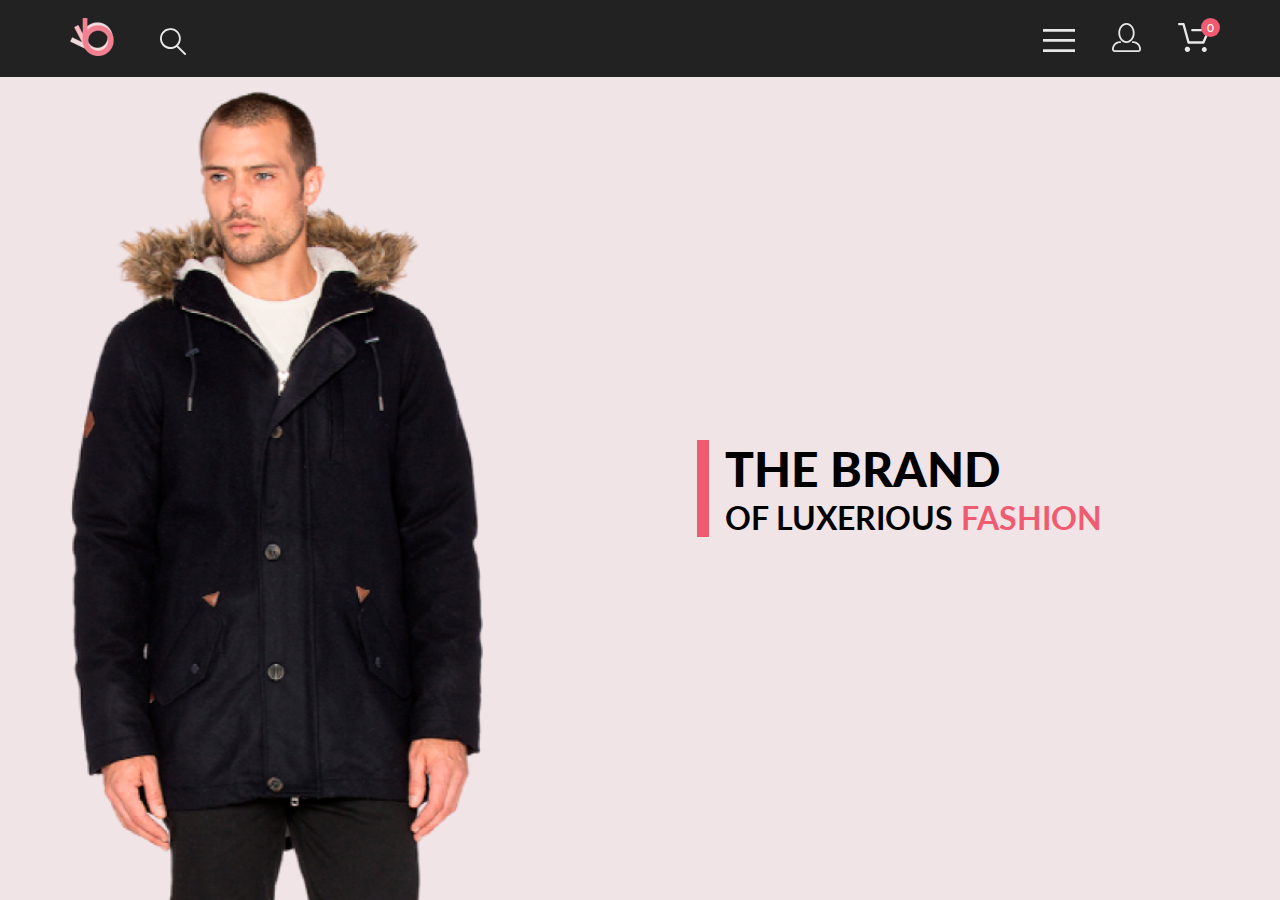
<file: index.html>
<!DOCTYPE html>
<html lang="en">

<head>
    <meta charset="UTF-8">
    <meta http-equiv="X-UA-Compatible" content="IE=edge">
    <meta name="viewport" content="width=device-width, initial-scale=1.0">
    <title>Shop</title>
    <link rel="stylesheet" href="./css/style.css">
</head>
<body>
    <div class="main-content">

        <header class="header">
            <div class="container header__box">
                <div class="header__left-section">
                    <a class="header__item-left" href="./index.html"><img src="./img/logo.png" alt="logo"></a>
                    <a class="header__item-left" href="#">
                        <svg class="header__item-left" width="27" height="28" viewBox="0 0 27 28" fill="#E8E8E8" xmlns="http://www.w3.org/2000/svg">
                            <path d="M19.0589 17.6251C20.6705 15.865 21.6275 13.6039 21.769 11.2216C21.9106 8.83932 21.2281 6.48088 19.8362 4.54232C18.4443 2.60377 16.4278 1.20318 14.1252 0.575765C11.8227 -0.0516554 9.37437 0.132305 7.19143 1.09675C5.0085 2.0612 3.22389 3.74739 2.1373 5.87217C1.05071 7.99695 0.728322 10.4309 1.22426 12.7653C1.72021 15.0997 3.00428 17.1923 4.86085 18.6919C6.71741 20.1914 9.0334 21.0064 11.4199 21.0001C13.6723 21.0031 15.8638 20.2691 17.6599 18.9101L25.4079 26.7171C25.4934 26.8061 25.5958 26.8772 25.7091 26.9261C25.8225 26.9751 25.9444 27.0009 26.0679 27.0021C26.1916 27.0024 26.314 26.9773 26.4276 26.9283C26.5411 26.8793 26.6434 26.8074 26.7279 26.7171C26.9018 26.5362 26.999 26.295 26.999 26.0441C26.999 25.7931 26.9018 25.5519 26.7279 25.371L19.0589 17.6251ZM2.88589 10.5001C2.89873 8.81477 3.41021 7.17101 4.35586 5.776C5.30151 4.38098 6.63899 3.29715 8.1997 2.66114C9.76042 2.02513 11.4745 1.86542 13.1258 2.20213C14.7772 2.53884 16.2919 3.3569 17.479 4.55319C18.6661 5.74948 19.4725 7.27044 19.7965 8.92433C20.1204 10.5782 19.9475 12.291 19.2995 13.8468C18.6515 15.4026 17.5574 16.7316 16.1551 17.6665C14.7529 18.6014 13.1052 19.1002 11.4199 19.1C9.14843 19.0892 6.97409 18.1775 5.3741 16.5652C3.77412 14.9528 2.87924 12.7715 2.88589 10.5001Z"/>
                        </svg>
                    </a>
                </div>
                <div class="header__right-section">
                    <div class="header__item-right header__item-right--menu">
                        <svg width="32" height="23" viewBox="0 0 32 23" fill="#E8E8E8" xmlns="http://www.w3.org/2000/svg">
                            <path d="M0 23V20.31H32V23H0ZM0 12.76V10.07H32V12.76H0ZM0 2.69V0H32V2.69H0Z" />
                        </svg>
                    </div>
                    <a class="header__item-right" href="./registration.html">
                        <svg class="header__item-right" width="29" height="29" viewBox="0 0 29 29" fill="#E8E8E8"
                            xmlns="http://www.w3.org/2000/svg">
                            <path
                                d="M14.5 19.937C19 19.937 22.656 15.464 22.656 9.968C22.656 4.472 19 0 14.5 0C13.3631 0.0217413 12.2463 0.303398 11.2351 0.823397C10.2239 1.34339 9.34507 2.08794 8.66602 3C7.12663 4.99573 6.30819 7.45381 6.34399 9.974C6.34399 15.465 10 19.937 14.5 19.937ZM14.5 1.813C18 1.813 20.844 5.472 20.844 9.969C20.844 14.466 17.998 18.125 14.5 18.125C11.002 18.125 8.15603 14.465 8.15503 9.969C8.15403 5.473 11 1.813 14.5 1.813ZM20.844 18.125C20.6036 18.125 20.373 18.2205 20.203 18.3905C20.033 18.5605 19.9375 18.7911 19.9375 19.0315C19.9375 19.2719 20.033 19.5025 20.203 19.6725C20.373 19.8425 20.6036 19.938 20.844 19.938C22.526 19.9399 24.1386 20.6088 25.3279 21.7982C26.5172 22.9875 27.1861 24.6 27.188 26.282C27.1875 26.5221 27.0918 26.7523 26.922 26.9221C26.7522 27.0918 26.5221 27.1875 26.282 27.188H2.71997C2.47985 27.1875 2.24975 27.0918 2.07996 26.9221C1.91016 26.7523 1.81449 26.5221 1.81396 26.282C1.81608 24.6001 2.48517 22.9877 3.67444 21.7985C4.86371 20.6092 6.47608 19.9401 8.15796 19.938C8.39824 19.938 8.62868 19.8425 8.79858 19.6726C8.96849 19.5027 9.06396 19.2723 9.06396 19.032C9.06396 18.7917 8.96849 18.5613 8.79858 18.3914C8.62868 18.2215 8.39824 18.126 8.15796 18.126C5.99541 18.1279 3.92201 18.9875 2.39258 20.5164C0.863144 22.0453 0.00264777 24.1185 0 26.281C0.000794067 27.0019 0.287502 27.693 0.797241 28.2027C1.30698 28.7125 1.99811 28.9992 2.71899 29H26.282C27.0027 28.9989 27.6936 28.7121 28.2031 28.2024C28.7126 27.6927 28.9992 27.0017 29 26.281C28.9974 24.1187 28.1372 22.0457 26.6083 20.5168C25.0793 18.9878 23.0063 18.1276 20.844 18.125Z" />
                        </svg>
                    </a>
                    <a class="header__item-right header__item-right--basket" href="./shopping-cart.html">
                        <svg width="32" height="29" viewBox="0 0 32 29" fill="#E8E8E8" xmlns="http://www.w3.org/2000/svg">
                            <path
                                d="M26.2 29C25.5522 28.9738 24.9405 28.6948 24.4962 28.2227C24.0519 27.7506 23.8104 27.1232 23.8235 26.475C23.8366 25.8269 24.1033 25.2097 24.5663 24.7559C25.0293 24.3022 25.6518 24.048 26.3 24.048C26.9483 24.048 27.5707 24.3022 28.0337 24.7559C28.4967 25.2097 28.7634 25.8269 28.7765 26.475C28.7896 27.1232 28.5481 27.7506 28.1038 28.2227C27.6594 28.6948 27.0478 28.9738 26.4 29H26.2ZM6.75195 26.32C6.75195 25.79 6.90913 25.2718 7.20361 24.8311C7.4981 24.3904 7.91667 24.0469 8.40637 23.844C8.89608 23.6412 9.43497 23.5881 9.95483 23.6915C10.4747 23.7949 10.9522 24.0502 11.327 24.425C11.7018 24.7998 11.9571 25.2773 12.0605 25.7972C12.164 26.317 12.1108 26.8559 11.908 27.3456C11.7051 27.8353 11.3616 28.2539 10.9209 28.5483C10.4802 28.8428 9.96206 29 9.43201 29C9.0799 29.0003 8.73114 28.9311 8.40576 28.7966C8.08038 28.662 7.78472 28.4646 7.53564 28.2158C7.28657 27.9669 7.08903 27.6713 6.95422 27.3461C6.81942 27.0208 6.75 26.6721 6.75 26.32H6.75195ZM10.552 20.686C10.2926 20.6868 10.04 20.6024 9.83313 20.4457C9.62629 20.2891 9.47661 20.0689 9.40698 19.819L4.57397 2.36401H1.18103C0.867544 2.36401 0.566883 2.23947 0.345215 2.01781C0.123547 1.79614 -0.000976562 1.49549 -0.000976562 1.18201C-0.000976562 0.868519 0.123547 0.567873 0.345215 0.346205C0.566883 0.124537 0.867544 5.81268e-06 1.18103 5.81268e-06H5.46204C5.72153 -0.00080736 5.97406 0.0837201 6.18079 0.240568C6.38751 0.397416 6.53686 0.617884 6.60596 0.868006L11.439 18.323H24.6169L29 8.27501H14.4C14.2418 8.27961 14.0844 8.25242 13.9369 8.19507C13.7894 8.13771 13.6549 8.05134 13.5414 7.94108C13.4279 7.83082 13.3376 7.69891 13.276 7.55315C13.2144 7.40739 13.1826 7.25075 13.1826 7.0925C13.1826 6.93426 13.2144 6.77762 13.276 6.63186C13.3376 6.4861 13.4279 6.35419 13.5414 6.24393C13.6549 6.13367 13.7894 6.0473 13.9369 5.98994C14.0844 5.93259 14.2418 5.90541 14.4 5.91001H30.813C31.0087 5.90996 31.2013 5.95866 31.3734 6.05172C31.5456 6.14478 31.6918 6.27926 31.799 6.44301C31.9068 6.60729 31.9724 6.79569 31.9899 6.99145C32.0073 7.18721 31.9762 7.38424 31.899 7.565L26.494 19.977C26.4016 20.1876 26.25 20.3668 26.0575 20.4927C25.865 20.6186 25.64 20.6858 25.41 20.686H10.552Z" />
                        </svg>
                        <span class="header__basket-count">0</span>
                    </a>
                </div>
            </div>
            <nav class="menu">
                <div class="menu__cover">
                    <p class="menu__title">MENU</p>
                    <details class="menu__item" open>
                        <summary class="menu__category">MAN</summary>
                        <ul>
                            <li><a href="#">Accessories</a></li>
                            <li><a href="#">Bags</a></li>
                            <li><a href="#">Denim</a></li>
                            <li><a href="#">T-Shirts</a></li>
                        </ul>
                    </details>
        
                    <details class="menu__item" open>
                        <summary class="menu__category">WOMAN</summary>
                        <ul>
                            <li><a href="#">Accessories</a></li>
                            <li><a href="#">Jackets & Coats</a></li>
                            <li><a href="#">Polos</a></li>
                            <li><a href="#">T-Shirts</a></li>
                            <li><a href="#">Shirts</a></li>
                        </ul>
                    </details>
        
                    <details class="menu__item" open>
                        <summary class="menu__category">KIDS</summary>
                        <ul>
                            <li><a href="#">Accessories</a></li>
                            <li><a href="#">Jackets & Coats</a></li>
                            <li><a href="#">Polos</a></li>
                            <li><a href="#">T-Shirts</a></li>
                            <li><a href="#">Shirts</a></li>
                            <li><a href="#">Bags</a></li>
                        </ul>
                    </details>
                    <button class="menu__btn-close">
                        <svg width="13" height="13" viewBox="0 0 13 13" fill="#6F6E6E" xmlns="http://www.w3.org/2000/svg">
                            <path d="M7.4158 6.00409L11.7158 1.71409C11.9041 1.52579 12.0099 1.27039 12.0099 1.00409C12.0099 0.73779 11.9041 0.482395 11.7158 0.294092C11.5275 0.105788 11.2721 0 11.0058 0C10.7395 0 10.4841 0.105788 10.2958 0.294092L6.0058 4.59409L1.7158 0.294092C1.52749 0.105788 1.2721 -1.9841e-09 1.0058 0C0.739497 1.9841e-09 0.484102 0.105788 0.295798 0.294092C0.107495 0.482395 0.0017066 0.73779 0.0017066 1.00409C0.0017066 1.27039 0.107495 1.52579 0.295798 1.71409L4.5958 6.00409L0.295798 10.2941C0.20207 10.3871 0.127676 10.4977 0.0769072 10.6195C0.0261385 10.7414 0 10.8721 0 11.0041C0 11.1361 0.0261385 11.2668 0.0769072 11.3887C0.127676 11.5105 0.20207 11.6211 0.295798 11.7141C0.388761 11.8078 0.499362 11.8822 0.621222 11.933C0.743081 11.9838 0.873786 12.0099 1.0058 12.0099C1.13781 12.0099 1.26852 11.9838 1.39038 11.933C1.51223 11.8822 1.62284 11.8078 1.7158 11.7141L6.0058 7.41409L10.2958 11.7141C10.3888 11.8078 10.4994 11.8822 10.6212 11.933C10.7431 11.9838 10.8738 12.0099 11.0058 12.0099C11.1378 12.0099 11.2685 11.9838 11.3904 11.933C11.5122 11.8822 11.6228 11.8078 11.7158 11.7141C11.8095 11.6211 11.8839 11.5105 11.9347 11.3887C11.9855 11.2668 12.0116 11.1361 12.0116 11.0041C12.0116 10.8721 11.9855 10.7414 11.9347 10.6195C11.8839 10.4977 11.8095 10.3871 11.7158 10.2941L7.4158 6.00409Z"/>
                        </svg>   
                    </button>
                </div>
            </nav>
        </header>
        
    <main>
        <section class="intro">
            <div class="container intro__box">
                <div class="intro__heading">
                    <h1><span class="intro__sup-heading">THE BRAND</span>
                        <span class="intro__sub-heading">OF LUXERIOUS
                            <span class="intro__color-heading">FASHION</span></span>
                    </h1>
                </div>
            </div>
        </section>

        <section class="offer">
            <div class="container offer__box">
                <div class="offer__card offer__card--women">
                    <div class="offer__cover">
                        <span class="offer__sup-heading">30% OFF</span>
                        <a class="offer__sub-heading-link" href="#">
                            <h2 class="offer__sub-heading">FOR WOMEN</h2>
                        </a>
                    </div>
                </div>
                <div class="offer__card offer__card--men">
                    <div class="offer__cover">
                        <span class="offer__sup-heading">HOT DEAL</span>
                        <a class="offer__sub-heading-link" href="#">
                            <h2 class="offer__sub-heading">FOR MEN</h2>
                        </a>
                    </div>
                </div>
                <div class="offer__card offer__card--kids">
                    <div class="offer__cover">
                        <span class="offer__sup-heading">NEW ARRIVALS</span>
                        <a class="offer__sub-heading-link" href="#">
                            <h2 class="offer__sub-heading">FOR KIDS</h2>
                        </a>
                    </div>
                </div>
                <div class="offer__card offer__card--accesories">
                    <div class="offer__cover">
                        <span class="offer__sup-heading">LUXIROUS & TRENDY</span>
                        <a class="offer__sub-heading-link" href="#">
                            <h2 class="offer__sub-heading">ACCESORIES</h2>
                        </a>
                    </div>
                </div>
            </div>
        </section>

        <section class="products">
            <div class="container">
                <div class="products__heading-box">
                    <h2 class="products__heading">Fetured Items</h2>
                    <p class="products__sub-heading">Shop for items based on what we featured in this week</p>
                </div>
                <div class="products-cards">

                    <article class="products-cards__item">
                        <div class="products-cards__img-box">
                            <div class="products-cards__add-cart">
                                <button class="products-cards__hidden-button">
                                    <svg width="27" height="25" viewBox="0 0 27 25" xmlns="http://www.w3.org/2000/svg">
                                        <path class="products-cards__cart-icon"
                                            d="M21.876 22.2662C21.921 22.2549 21.9423 22.2339 21.96 22.2129C21.9678 22.2037 21.9756 22.1946 21.9835 22.1855C22.02 22.1438 22.0233 22.0553 22.0224 22.0105C22.0092 21.9044 21.9185 21.8315 21.8412 21.8315C21.8375 21.8315 21.8336 21.8317 21.8312 21.8318C21.7531 21.8372 21.6653 21.9409 21.6719 22.0625C21.6813 22.1793 21.7675 22.2662 21.8392 22.2662H21.876ZM8.21954 22.2599C8.31873 22.2599 8.39935 22.1655 8.39935 22.0496C8.39935 21.9341 8.31873 21.8401 8.21954 21.8401C8.12042 21.8401 8.03973 21.9341 8.03973 22.0496C8.03973 22.1655 8.12042 22.2599 8.21954 22.2599ZM21.9995 24.2662C21.9517 24.2662 21.8878 24.2662 21.8392 24.2662C20.7017 24.2662 19.7567 23.3545 19.6765 22.198C19.5964 20.9929 20.4937 19.9183 21.6953 19.8364C21.7441 19.8331 21.7928 19.8315 21.8412 19.8315C22.9799 19.8315 23.9413 20.7324 24.019 21.8884C24.0505 22.4915 23.8741 23.0612 23.4898 23.5012C23.1055 23.9575 22.5764 24.2177 21.9995 24.2662ZM8.21954 24.2599C7.01532 24.2599 6.03973 23.2709 6.03973 22.0496C6.03973 20.8291 7.01532 19.8401 8.21954 19.8401C9.42371 19.8401 10.3994 20.8291 10.3994 22.0496C10.3994 23.2709 9.42371 24.2599 8.21954 24.2599ZM21.1984 17.3938H9.13306C8.70013 17.3938 8.31586 17.1005 8.20331 16.6775L4.27753 2.24768H1.52173C0.993408 2.24768 0.560547 1.80859 0.560547 1.27039C0.560547 0.733032 0.993408 0.292969 1.52173 0.292969H4.99933C5.43134 0.292969 5.81561 0.586304 5.9281 1.01025L9.85394 15.4391H20.5576L24.1144 7.13379H12.2578C11.7286 7.13379 11.2957 6.69373 11.2957 6.15649C11.2957 5.61914 11.7286 5.17908 12.2578 5.17908H25.5886C25.9091 5.17908 26.2141 5.34192 26.3896 5.61914C26.566 5.89539 26.5984 6.23743 26.4697 6.547L22.0795 16.807C21.9193 17.1653 21.5827 17.3938 21.1984 17.3938Z"
                                            fill="white" />
                                    </svg>
                                    <span class="products-cards__text-button">Add to Cart</span>
                                </button>
                            </div>
                            <img class="products-cards__img" src="./img/card_1.jpg" alt="">
                        </div>
                        <div class="products-cards__description">
                            <a href="./product.html">
                                <h3 class="products-cards__heading">ELLERY X M'O CAPSULE</h3>
                            </a>
                            <p class="products-cards__sub-heading">Known for her sculptural takes on traditional
                                tailoring,
                                Australian arbiter of cool Kym Ellery teams up with Moda Operandi.</p>
                            <strong class="products-cards__price">$52.00</strong>
                        </div>
                    </article>

                    <article class="products-cards__item">
                        <div class="products-cards__img-box">
                            <div class="products-cards__add-cart">
                                <button class="products-cards__hidden-button">
                                    <svg width="27" height="25" viewBox="0 0 27 25" xmlns="http://www.w3.org/2000/svg">
                                        <path class="products-cards__cart-icon"
                                            d="M21.876 22.2662C21.921 22.2549 21.9423 22.2339 21.96 22.2129C21.9678 22.2037 21.9756 22.1946 21.9835 22.1855C22.02 22.1438 22.0233 22.0553 22.0224 22.0105C22.0092 21.9044 21.9185 21.8315 21.8412 21.8315C21.8375 21.8315 21.8336 21.8317 21.8312 21.8318C21.7531 21.8372 21.6653 21.9409 21.6719 22.0625C21.6813 22.1793 21.7675 22.2662 21.8392 22.2662H21.876ZM8.21954 22.2599C8.31873 22.2599 8.39935 22.1655 8.39935 22.0496C8.39935 21.9341 8.31873 21.8401 8.21954 21.8401C8.12042 21.8401 8.03973 21.9341 8.03973 22.0496C8.03973 22.1655 8.12042 22.2599 8.21954 22.2599ZM21.9995 24.2662C21.9517 24.2662 21.8878 24.2662 21.8392 24.2662C20.7017 24.2662 19.7567 23.3545 19.6765 22.198C19.5964 20.9929 20.4937 19.9183 21.6953 19.8364C21.7441 19.8331 21.7928 19.8315 21.8412 19.8315C22.9799 19.8315 23.9413 20.7324 24.019 21.8884C24.0505 22.4915 23.8741 23.0612 23.4898 23.5012C23.1055 23.9575 22.5764 24.2177 21.9995 24.2662ZM8.21954 24.2599C7.01532 24.2599 6.03973 23.2709 6.03973 22.0496C6.03973 20.8291 7.01532 19.8401 8.21954 19.8401C9.42371 19.8401 10.3994 20.8291 10.3994 22.0496C10.3994 23.2709 9.42371 24.2599 8.21954 24.2599ZM21.1984 17.3938H9.13306C8.70013 17.3938 8.31586 17.1005 8.20331 16.6775L4.27753 2.24768H1.52173C0.993408 2.24768 0.560547 1.80859 0.560547 1.27039C0.560547 0.733032 0.993408 0.292969 1.52173 0.292969H4.99933C5.43134 0.292969 5.81561 0.586304 5.9281 1.01025L9.85394 15.4391H20.5576L24.1144 7.13379H12.2578C11.7286 7.13379 11.2957 6.69373 11.2957 6.15649C11.2957 5.61914 11.7286 5.17908 12.2578 5.17908H25.5886C25.9091 5.17908 26.2141 5.34192 26.3896 5.61914C26.566 5.89539 26.5984 6.23743 26.4697 6.547L22.0795 16.807C21.9193 17.1653 21.5827 17.3938 21.1984 17.3938Z"
                                            fill="white" />
                                    </svg>
                                    <span class="products-cards__text-button">Add to Cart</span>
                                </button>
                            </div>
                            <img class="products-cards__img" src="./img/card_2.jpg" alt="">
                        </div>
                        <div class="products-cards__description">
                            <a href="./product.html">
                                <h3 class="products-cards__heading">ELLERY X M'O CAPSULE</h3>
                            </a>
                            <p class="products-cards__sub-heading">Known for her sculptural takes on traditional
                                tailoring,
                                Australian arbiter of cool Kym Ellery teams up with Moda Operandi.</p>
                            <strong class="products-cards__price">$52.00</strong>
                        </div>
                    </article>

                    <article class="products-cards__item">
                        <div class="products-cards__img-box">
                            <div class="products-cards__add-cart">
                                <button class="products-cards__hidden-button">
                                    <svg width="27" height="25" viewBox="0 0 27 25" xmlns="http://www.w3.org/2000/svg">
                                        <path class="products-cards__cart-icon"
                                            d="M21.876 22.2662C21.921 22.2549 21.9423 22.2339 21.96 22.2129C21.9678 22.2037 21.9756 22.1946 21.9835 22.1855C22.02 22.1438 22.0233 22.0553 22.0224 22.0105C22.0092 21.9044 21.9185 21.8315 21.8412 21.8315C21.8375 21.8315 21.8336 21.8317 21.8312 21.8318C21.7531 21.8372 21.6653 21.9409 21.6719 22.0625C21.6813 22.1793 21.7675 22.2662 21.8392 22.2662H21.876ZM8.21954 22.2599C8.31873 22.2599 8.39935 22.1655 8.39935 22.0496C8.39935 21.9341 8.31873 21.8401 8.21954 21.8401C8.12042 21.8401 8.03973 21.9341 8.03973 22.0496C8.03973 22.1655 8.12042 22.2599 8.21954 22.2599ZM21.9995 24.2662C21.9517 24.2662 21.8878 24.2662 21.8392 24.2662C20.7017 24.2662 19.7567 23.3545 19.6765 22.198C19.5964 20.9929 20.4937 19.9183 21.6953 19.8364C21.7441 19.8331 21.7928 19.8315 21.8412 19.8315C22.9799 19.8315 23.9413 20.7324 24.019 21.8884C24.0505 22.4915 23.8741 23.0612 23.4898 23.5012C23.1055 23.9575 22.5764 24.2177 21.9995 24.2662ZM8.21954 24.2599C7.01532 24.2599 6.03973 23.2709 6.03973 22.0496C6.03973 20.8291 7.01532 19.8401 8.21954 19.8401C9.42371 19.8401 10.3994 20.8291 10.3994 22.0496C10.3994 23.2709 9.42371 24.2599 8.21954 24.2599ZM21.1984 17.3938H9.13306C8.70013 17.3938 8.31586 17.1005 8.20331 16.6775L4.27753 2.24768H1.52173C0.993408 2.24768 0.560547 1.80859 0.560547 1.27039C0.560547 0.733032 0.993408 0.292969 1.52173 0.292969H4.99933C5.43134 0.292969 5.81561 0.586304 5.9281 1.01025L9.85394 15.4391H20.5576L24.1144 7.13379H12.2578C11.7286 7.13379 11.2957 6.69373 11.2957 6.15649C11.2957 5.61914 11.7286 5.17908 12.2578 5.17908H25.5886C25.9091 5.17908 26.2141 5.34192 26.3896 5.61914C26.566 5.89539 26.5984 6.23743 26.4697 6.547L22.0795 16.807C21.9193 17.1653 21.5827 17.3938 21.1984 17.3938Z"
                                            fill="white" />
                                    </svg>
                                    <span class="products-cards__text-button">Add to Cart</span>
                                </button>
                            </div>
                            <img class="products-cards__img" src="./img/card_3.jpg" alt="">
                        </div>
                        <div class="products-cards__description">
                            <a href="./product.html">
                                <h3 class="products-cards__heading">ELLERY X M'O CAPSULE</h3>
                            </a>
                            <p class="products-cards__sub-heading">Known for her sculptural takes on traditional
                                tailoring,
                                Australian arbiter of cool Kym Ellery teams up with Moda Operandi.</p>
                            <strong class="products-cards__price">$52.00</strong>
                        </div>
                    </article>

                    <article class="products-cards__item">
                        <div class="products-cards__img-box">
                            <div class="products-cards__add-cart">
                                <button class="products-cards__hidden-button">
                                    <svg width="27" height="25" viewBox="0 0 27 25" xmlns="http://www.w3.org/2000/svg">
                                        <path class="products-cards__cart-icon"
                                            d="M21.876 22.2662C21.921 22.2549 21.9423 22.2339 21.96 22.2129C21.9678 22.2037 21.9756 22.1946 21.9835 22.1855C22.02 22.1438 22.0233 22.0553 22.0224 22.0105C22.0092 21.9044 21.9185 21.8315 21.8412 21.8315C21.8375 21.8315 21.8336 21.8317 21.8312 21.8318C21.7531 21.8372 21.6653 21.9409 21.6719 22.0625C21.6813 22.1793 21.7675 22.2662 21.8392 22.2662H21.876ZM8.21954 22.2599C8.31873 22.2599 8.39935 22.1655 8.39935 22.0496C8.39935 21.9341 8.31873 21.8401 8.21954 21.8401C8.12042 21.8401 8.03973 21.9341 8.03973 22.0496C8.03973 22.1655 8.12042 22.2599 8.21954 22.2599ZM21.9995 24.2662C21.9517 24.2662 21.8878 24.2662 21.8392 24.2662C20.7017 24.2662 19.7567 23.3545 19.6765 22.198C19.5964 20.9929 20.4937 19.9183 21.6953 19.8364C21.7441 19.8331 21.7928 19.8315 21.8412 19.8315C22.9799 19.8315 23.9413 20.7324 24.019 21.8884C24.0505 22.4915 23.8741 23.0612 23.4898 23.5012C23.1055 23.9575 22.5764 24.2177 21.9995 24.2662ZM8.21954 24.2599C7.01532 24.2599 6.03973 23.2709 6.03973 22.0496C6.03973 20.8291 7.01532 19.8401 8.21954 19.8401C9.42371 19.8401 10.3994 20.8291 10.3994 22.0496C10.3994 23.2709 9.42371 24.2599 8.21954 24.2599ZM21.1984 17.3938H9.13306C8.70013 17.3938 8.31586 17.1005 8.20331 16.6775L4.27753 2.24768H1.52173C0.993408 2.24768 0.560547 1.80859 0.560547 1.27039C0.560547 0.733032 0.993408 0.292969 1.52173 0.292969H4.99933C5.43134 0.292969 5.81561 0.586304 5.9281 1.01025L9.85394 15.4391H20.5576L24.1144 7.13379H12.2578C11.7286 7.13379 11.2957 6.69373 11.2957 6.15649C11.2957 5.61914 11.7286 5.17908 12.2578 5.17908H25.5886C25.9091 5.17908 26.2141 5.34192 26.3896 5.61914C26.566 5.89539 26.5984 6.23743 26.4697 6.547L22.0795 16.807C21.9193 17.1653 21.5827 17.3938 21.1984 17.3938Z"
                                            fill="white" />
                                    </svg>
                                    <span class="products-cards__text-button">Add to Cart</span>
                                </button>
                            </div>
                            <img class="products-cards__img" src="./img/card_4.jpg" alt="">
                        </div>
                        <div class="products-cards__description">
                            <a href="./product.html">
                                <h3 class="products-cards__heading">ELLERY X M'O CAPSULE</h3>
                            </a>
                            <p class="products-cards__sub-heading">Known for her sculptural takes on traditional
                                tailoring,
                                Australian arbiter of cool Kym Ellery teams up with Moda Operandi.</p>
                            <strong class="products-cards__price">$52.00</strong>
                        </div>
                    </article>

                    <article class="products-cards__item">
                        <div class="products-cards__img-box">
                            <div class="products-cards__add-cart">
                                <button class="products-cards__hidden-button">
                                    <svg width="27" height="25" viewBox="0 0 27 25" xmlns="http://www.w3.org/2000/svg">
                                        <path class="products-cards__cart-icon"
                                            d="M21.876 22.2662C21.921 22.2549 21.9423 22.2339 21.96 22.2129C21.9678 22.2037 21.9756 22.1946 21.9835 22.1855C22.02 22.1438 22.0233 22.0553 22.0224 22.0105C22.0092 21.9044 21.9185 21.8315 21.8412 21.8315C21.8375 21.8315 21.8336 21.8317 21.8312 21.8318C21.7531 21.8372 21.6653 21.9409 21.6719 22.0625C21.6813 22.1793 21.7675 22.2662 21.8392 22.2662H21.876ZM8.21954 22.2599C8.31873 22.2599 8.39935 22.1655 8.39935 22.0496C8.39935 21.9341 8.31873 21.8401 8.21954 21.8401C8.12042 21.8401 8.03973 21.9341 8.03973 22.0496C8.03973 22.1655 8.12042 22.2599 8.21954 22.2599ZM21.9995 24.2662C21.9517 24.2662 21.8878 24.2662 21.8392 24.2662C20.7017 24.2662 19.7567 23.3545 19.6765 22.198C19.5964 20.9929 20.4937 19.9183 21.6953 19.8364C21.7441 19.8331 21.7928 19.8315 21.8412 19.8315C22.9799 19.8315 23.9413 20.7324 24.019 21.8884C24.0505 22.4915 23.8741 23.0612 23.4898 23.5012C23.1055 23.9575 22.5764 24.2177 21.9995 24.2662ZM8.21954 24.2599C7.01532 24.2599 6.03973 23.2709 6.03973 22.0496C6.03973 20.8291 7.01532 19.8401 8.21954 19.8401C9.42371 19.8401 10.3994 20.8291 10.3994 22.0496C10.3994 23.2709 9.42371 24.2599 8.21954 24.2599ZM21.1984 17.3938H9.13306C8.70013 17.3938 8.31586 17.1005 8.20331 16.6775L4.27753 2.24768H1.52173C0.993408 2.24768 0.560547 1.80859 0.560547 1.27039C0.560547 0.733032 0.993408 0.292969 1.52173 0.292969H4.99933C5.43134 0.292969 5.81561 0.586304 5.9281 1.01025L9.85394 15.4391H20.5576L24.1144 7.13379H12.2578C11.7286 7.13379 11.2957 6.69373 11.2957 6.15649C11.2957 5.61914 11.7286 5.17908 12.2578 5.17908H25.5886C25.9091 5.17908 26.2141 5.34192 26.3896 5.61914C26.566 5.89539 26.5984 6.23743 26.4697 6.547L22.0795 16.807C21.9193 17.1653 21.5827 17.3938 21.1984 17.3938Z"
                                            fill="white" />
                                    </svg>
                                    <span class="products-cards__text-button">Add to Cart</span>
                                </button>
                            </div>
                            <img class="products-cards__img" src="./img/card_5.jpg" alt="">
                        </div>
                        <div class="products-cards__description">
                            <a href="./product.html">
                                <h3 class="products-cards__heading">ELLERY X M'O CAPSULE</h3>
                            </a>
                            <p class="products-cards__sub-heading">Known for her sculptural takes on traditional
                                tailoring,
                                Australian arbiter of cool Kym Ellery teams up with Moda Operandi.</p>
                            <strong class="products-cards__price">$52.00</strong>
                        </div>
                    </article>

                    <article class="products-cards__item">
                        <div class="products-cards__img-box">
                            <div class="products-cards__add-cart">
                                <button class="products-cards__hidden-button">
                                    <svg width="27" height="25" viewBox="0 0 27 25" xmlns="http://www.w3.org/2000/svg">
                                        <path class="products-cards__cart-icon"
                                            d="M21.876 22.2662C21.921 22.2549 21.9423 22.2339 21.96 22.2129C21.9678 22.2037 21.9756 22.1946 21.9835 22.1855C22.02 22.1438 22.0233 22.0553 22.0224 22.0105C22.0092 21.9044 21.9185 21.8315 21.8412 21.8315C21.8375 21.8315 21.8336 21.8317 21.8312 21.8318C21.7531 21.8372 21.6653 21.9409 21.6719 22.0625C21.6813 22.1793 21.7675 22.2662 21.8392 22.2662H21.876ZM8.21954 22.2599C8.31873 22.2599 8.39935 22.1655 8.39935 22.0496C8.39935 21.9341 8.31873 21.8401 8.21954 21.8401C8.12042 21.8401 8.03973 21.9341 8.03973 22.0496C8.03973 22.1655 8.12042 22.2599 8.21954 22.2599ZM21.9995 24.2662C21.9517 24.2662 21.8878 24.2662 21.8392 24.2662C20.7017 24.2662 19.7567 23.3545 19.6765 22.198C19.5964 20.9929 20.4937 19.9183 21.6953 19.8364C21.7441 19.8331 21.7928 19.8315 21.8412 19.8315C22.9799 19.8315 23.9413 20.7324 24.019 21.8884C24.0505 22.4915 23.8741 23.0612 23.4898 23.5012C23.1055 23.9575 22.5764 24.2177 21.9995 24.2662ZM8.21954 24.2599C7.01532 24.2599 6.03973 23.2709 6.03973 22.0496C6.03973 20.8291 7.01532 19.8401 8.21954 19.8401C9.42371 19.8401 10.3994 20.8291 10.3994 22.0496C10.3994 23.2709 9.42371 24.2599 8.21954 24.2599ZM21.1984 17.3938H9.13306C8.70013 17.3938 8.31586 17.1005 8.20331 16.6775L4.27753 2.24768H1.52173C0.993408 2.24768 0.560547 1.80859 0.560547 1.27039C0.560547 0.733032 0.993408 0.292969 1.52173 0.292969H4.99933C5.43134 0.292969 5.81561 0.586304 5.9281 1.01025L9.85394 15.4391H20.5576L24.1144 7.13379H12.2578C11.7286 7.13379 11.2957 6.69373 11.2957 6.15649C11.2957 5.61914 11.7286 5.17908 12.2578 5.17908H25.5886C25.9091 5.17908 26.2141 5.34192 26.3896 5.61914C26.566 5.89539 26.5984 6.23743 26.4697 6.547L22.0795 16.807C21.9193 17.1653 21.5827 17.3938 21.1984 17.3938Z"
                                            fill="white" />
                                    </svg>
                                    <span class="products-cards__text-button">Add to Cart</span>
                                </button>
                            </div>
                            <img class="products-cards__img" src="./img/card_6.jpg" alt="">
                        </div>
                        <div class="products-cards__description">
                            <a href="./product.html">
                                <h3 class="products-cards__heading">ELLERY X M'O CAPSULE</h3>
                            </a>
                            <p class="products-cards__sub-heading">Known for her sculptural takes on traditional
                                tailoring,
                                Australian arbiter of cool Kym Ellery teams up with Moda Operandi.</p>
                            <strong class="products-cards__price">$52.00</strong>
                        </div>
                    </article>

                </div>

                <div class="products-button">
                    <a class="products-button__item" href="./catalog.html">Browse All Product</a>
                </div>
            </div>
        </section>

        <aside class="advantages">
            <div class="container advantages__box">
                <div class="advantages__item">
                    <div class="advantages__icon-box">
                        <svg width="46" height="32" viewBox="0 0 46 32" fill="none" xmlns="http://www.w3.org/2000/svg">
                            <path
                                d="M30.2868 27.2429H14.8098C14.6026 28.5509 13.9355 29.742 12.9285 30.6021C11.9215 31.4621 10.6406 31.9346 9.31633 31.9346C7.99203 31.9346 6.71117 31.4621 5.70415 30.6021C4.69713 29.742 4.03003 28.5509 3.82283 27.2429H1.88582C1.391 27.2397 0.91765 27.0404 0.569536 26.6887C0.221422 26.337 0.0269624 25.8618 0.0288259 25.3669V1.87695C0.0266969 1.38195 0.221028 0.906335 0.56917 0.554443C0.917313 0.202551 1.39082 0.00317363 1.88582 0H27.4368C27.9318 0.00317353 28.4051 0.202522 28.7531 0.554443C29.1011 0.906364 29.2952 1.38204 29.2928 1.87695V3.78198H36.4138C36.4942 3.78164 36.5742 3.79208 36.6518 3.81299C38.9518 4.01299 40.1088 5.2129 41.3288 7.2749L44.8878 13.3689C44.9727 13.5136 45.0176 13.6782 45.0178 13.8459V26.304C45.0189 26.5515 44.9216 26.7892 44.7475 26.9651C44.5733 27.141 44.3364 27.2406 44.0888 27.2419H41.2748C41.0676 28.5499 40.4005 29.741 39.3935 30.6011C38.3865 31.4611 37.1056 31.9336 35.7813 31.9336C34.457 31.9336 33.1762 31.4611 32.1691 30.6011C31.1621 29.741 30.495 28.5499 30.2878 27.2419L30.2868 27.2429ZM32.0648 26.304C32.0727 27.0369 32.2973 27.7511 32.7102 28.3567C33.1231 28.9623 33.706 29.4322 34.3854 29.7073C35.0649 29.9824 35.8105 30.0503 36.5284 29.9026C37.2464 29.7548 37.9046 29.398 38.4202 28.877C38.9358 28.3559 39.2857 27.6941 39.426 26.9746C39.5662 26.2551 39.4905 25.5103 39.2083 24.8337C38.9262 24.1572 38.4502 23.5794 37.8403 23.1729C37.2304 22.7663 36.5138 22.5491 35.7808 22.5488C34.7905 22.5552 33.8431 22.9543 33.1464 23.6582C32.4498 24.3621 32.0608 25.3136 32.0648 26.304ZM5.60085 26.304C5.60874 27.0369 5.83327 27.7511 6.2462 28.3567C6.65914 28.9623 7.24201 29.4322 7.92143 29.7073C8.60086 29.9824 9.34648 30.0503 10.0644 29.9026C10.7824 29.7548 11.4406 29.398 11.9562 28.877C12.4718 28.3559 12.8217 27.6941 12.962 26.9746C13.1022 26.2551 13.0265 25.5103 12.7443 24.8337C12.4622 24.1572 11.9862 23.5794 11.3763 23.1729C10.7664 22.7663 10.0498 22.5491 9.31682 22.5488C8.3263 22.5549 7.37866 22.9537 6.68181 23.6577C5.98496 24.3617 5.59585 25.3134 5.59984 26.304H5.60085ZM41.2728 25.366H43.1588V19.7478H40.4228C40.3002 19.7473 40.1789 19.7227 40.0659 19.6753C39.9528 19.6279 39.8502 19.5585 39.7639 19.4714C39.6776 19.3843 39.6094 19.281 39.563 19.1675C39.5167 19.054 39.4932 18.9324 39.4938 18.8098V16.9629C39.4935 16.2423 39.7691 15.5488 40.2638 15.0249H33.8848C33.8076 15.0248 33.7307 15.015 33.6558 14.9958C32.9511 14.933 32.2956 14.6081 31.819 14.0852C31.3423 13.5623 31.0793 12.8794 31.0818 12.1719V7.47192C31.0812 7.34927 31.1047 7.22758 31.151 7.11401C31.1973 7.00044 31.2656 6.89725 31.3519 6.81006C31.4381 6.72286 31.5407 6.6535 31.6538 6.60596C31.7669 6.55841 31.8882 6.53361 32.0108 6.53296H38.4938C38.1495 6.21428 37.7421 5.97123 37.2981 5.81982C36.854 5.66842 36.3831 5.61187 35.9158 5.65381H29.2928V25.3618H30.2868C30.494 24.0538 31.1611 22.8627 32.1682 22.0027C33.1752 21.1426 34.456 20.6702 35.7803 20.6702C37.1046 20.6702 38.3855 21.1426 39.3925 22.0027C40.3995 22.8627 41.0666 24.0538 41.2738 25.3618L41.2728 25.366ZM14.8088 25.366H27.4358V1.87598H1.88582V25.366H3.82283C4.03003 24.058 4.69713 22.8666 5.70415 22.0066C6.71117 21.1465 7.99203 20.6741 9.31633 20.6741C10.6406 20.6741 11.9215 21.1465 12.9285 22.0066C13.9355 22.8666 14.6026 24.058 14.8098 25.366H14.8088ZM41.3508 16.9658V17.875H43.1588V16.0278H42.2798C42.033 16.0294 41.7968 16.1288 41.6229 16.304C41.449 16.4792 41.3516 16.716 41.3518 16.9629L41.3508 16.9658ZM32.9378 12.1738C32.9368 12.4263 33.0359 12.6691 33.2134 12.8486C33.3909 13.0282 33.6324 13.13 33.8848 13.1318C33.9487 13.1316 34.0124 13.1384 34.0748 13.1519H42.5998L39.8339 8.41602H32.9338L32.9378 12.1738ZM33.0308 26.3059C33.0279 25.5734 33.3157 24.8695 33.8311 24.3489C34.3464 23.8283 35.0473 23.5333 35.7798 23.5288C36.0286 23.5288 36.2672 23.6278 36.4431 23.8037C36.619 23.9796 36.7178 24.218 36.7178 24.4668C36.7178 24.7156 36.619 24.9542 36.4431 25.1301C36.2672 25.306 36.0286 25.4048 35.7798 25.4048C35.6015 25.4032 35.4267 25.4548 35.2777 25.5527C35.1286 25.6507 35.012 25.7905 34.9427 25.9548C34.8733 26.1191 34.8544 26.3005 34.8882 26.4756C34.922 26.6507 35.0071 26.8118 35.1326 26.9385C35.2582 27.0651 35.4185 27.1516 35.5933 27.187C35.7681 27.2224 35.9494 27.2051 36.1144 27.1372C36.2793 27.0693 36.4203 26.9538 36.5196 26.8057C36.6188 26.6575 36.6718 26.4833 36.6718 26.3049C36.6718 26.0587 36.7696 25.8226 36.9438 25.6484C37.1179 25.4743 37.3541 25.3765 37.6003 25.3765C37.8466 25.3765 38.0828 25.4743 38.2569 25.6484C38.431 25.8226 38.5288 26.0587 38.5288 26.3049C38.5288 27.0343 38.2391 27.7338 37.7234 28.2495C37.2077 28.7652 36.5082 29.0549 35.7788 29.0549C35.0495 29.0549 34.35 28.7652 33.8343 28.2495C33.3186 27.7338 33.0288 27.0343 33.0288 26.3049L33.0308 26.3059ZM6.56682 26.3059C6.56389 25.5734 6.85171 24.8695 7.36708 24.3489C7.88245 23.8283 8.58329 23.5333 9.31584 23.5288C9.56462 23.5288 9.8032 23.6278 9.97911 23.8037C10.155 23.9796 10.2538 24.218 10.2538 24.4668C10.2538 24.7156 10.155 24.9542 9.97911 25.1301C9.8032 25.306 9.56462 25.4048 9.31584 25.4048C9.13751 25.4032 8.9627 25.4548 8.81365 25.5527C8.66459 25.6507 8.548 25.7905 8.47865 25.9548C8.40931 26.1191 8.39033 26.3005 8.42415 26.4756C8.45797 26.6507 8.54305 26.8118 8.6686 26.9385C8.79414 27.0651 8.95449 27.1516 9.12929 27.187C9.30409 27.2224 9.48546 27.2051 9.65038 27.1372C9.8153 27.0693 9.95634 26.9538 10.0556 26.8057C10.1548 26.6575 10.2078 26.4833 10.2078 26.3049C10.2078 26.0587 10.3057 25.8226 10.4798 25.6484C10.6539 25.4743 10.8901 25.3765 11.1363 25.3765C11.3826 25.3765 11.6188 25.4743 11.7929 25.6484C11.967 25.8226 12.0648 26.0587 12.0648 26.3049C12.0648 27.0343 11.7751 27.7338 11.2594 28.2495C10.7437 28.7652 10.0442 29.0549 9.31484 29.0549C8.58549 29.0549 7.88601 28.7652 7.37029 28.2495C6.85456 27.7338 6.56484 27.0343 6.56484 26.3049L6.56682 26.3059ZM4.70885 5.65991C4.46008 5.65991 4.22149 5.56116 4.04558 5.38525C3.86967 5.20934 3.77083 4.9707 3.77083 4.72192C3.77083 4.47315 3.86967 4.2345 4.04558 4.05859C4.22149 3.88268 4.46008 3.78394 4.70885 3.78394H24.6088C24.8576 3.78394 25.0962 3.88268 25.2721 4.05859C25.448 4.2345 25.5468 4.47315 25.5468 4.72192C25.5468 4.9707 25.448 5.20934 25.2721 5.38525C25.0962 5.56116 24.8576 5.65991 24.6088 5.65991H4.70885Z"
                                fill="#F16D7F" />
                        </svg>
                    </div>
                    <a class="advantages__heading" href="#">Free Delivery</a>
                    <p class="advantages__description">Worldwide delivery on all. Authorit tively morph next-generation
                        innov tion with extensive models.</p>
                </div>
                <div class="advantages__item">
                    <div class="advantages__icon-box">
                        <svg width="40" height="40" viewBox="0 0 40 40" fill="none" xmlns="http://www.w3.org/2000/svg">
                            <path
                                d="M19.994 37.0239L16.523 39.9238L14.235 36.0039L9.995 37.5159L9.17297 33.0359L4.67999 32.991L5.41199 28.491L1.20398 26.8909L3.414 22.925L0 19.96L3.41199 16.9929L1.20203 13.0278L5.41101 11.428L4.67798 6.93286L9.172 6.88892L9.99402 2.40894L14.234 3.91992L16.522 0L19.993 2.8999L23.464 0L25.753 3.9209L29.993 2.40894L30.814 6.88989L35.308 6.93481L34.576 11.4299L38.784 13.03L36.574 16.9958L39.986 19.9609L36.574 22.928L38.783 26.894L34.574 28.4939L35.307 32.988L30.812 33.033L29.991 37.5139L25.753 36.0029L23.464 39.9229L19.994 37.0239ZM21.2 35.541L22.961 37.012L24.122 35.022L24.914 33.666L26.382 34.189L28.533 34.957L28.95 32.6838L29.235 31.1289L30.796 31.113L33.078 31.092L32.706 28.8098L32.452 27.25L33.911 26.696L36.045 25.8828L34.925 23.873L34.159 22.498L35.342 21.4709L37.076 19.9609L35.343 18.4609L34.16 17.4319L34.926 16.0559L36.047 14.0449L33.913 13.2339L32.454 12.6809L32.709 11.1208L33.081 8.83984L30.799 8.81689L29.239 8.80103L28.954 7.24683L28.538 4.97388L26.386 5.74097L24.918 6.26392L24.125 4.90698L22.963 2.91699L21.201 4.38794L19.996 5.39282L18.791 4.38794L17.03 2.91699L15.869 4.90601L15.077 6.26294L13.608 5.73999L11.458 4.97192L11.04 7.24585L10.755 8.80005L9.19501 8.81592L6.914 8.83789L7.28601 11.1199L7.53998 12.678L6.08099 13.2329L3.94598 14.0439L5.06702 16.0549L5.83301 17.4299L4.65002 18.459L2.91602 19.967L4.64899 21.4739L5.83197 22.5029L5.06598 23.8779L3.94501 25.8879L6.078 26.698L7.53802 27.2529L7.28302 28.812L6.91199 31.0959L9.19299 31.1189L10.753 31.135L11.038 32.6899L11.455 34.9619L13.607 34.1948L15.076 33.6719L15.868 35.0288L17.03 37.019L18.791 35.5479L19.996 34.543L21.2 35.541ZM21.318 23.02C21.318 20.093 22.883 18.4648 24.777 18.4648C26.783 18.4648 28.077 20.0279 28.077 22.7949C28.077 25.8539 26.492 27.3718 24.662 27.3718C22.883 27.3718 21.338 25.922 21.318 23.02ZM22.839 22.9319C22.816 24.7829 23.521 26.1899 24.711 26.1899C25.988 26.1899 26.561 24.8049 26.561 22.8899C26.561 21.1249 26.054 19.6528 24.711 19.6528C23.5 19.6488 22.839 21.1029 22.839 22.9309V22.9319ZM15.194 27.332L23.609 12.613H24.842L16.427 27.332H15.194ZM11.979 16.99C11.979 14.09 13.542 12.458 15.437 12.458C17.437 12.458 18.763 14.022 18.763 16.79C18.763 19.848 17.177 21.365 15.327 21.365C13.544 21.365 12 19.915 11.979 16.991V16.99ZM13.521 16.9238C13.477 18.7748 14.162 20.1809 15.371 20.1829C16.648 20.1829 17.221 18.7988 17.221 16.8828C17.221 15.1168 16.714 13.645 15.371 13.645C14.162 13.642 13.521 15.092 13.521 16.925V16.9238Z"
                                fill="#F16D7F" />
                        </svg>
                    </div>
                    <a class="advantages__heading" href="#">Sales & discounts</a>
                    <p class="advantages__description">Worldwide delivery on all. Authorit tively morph next-generation
                        innov tion with extensive models.</p>
                </div>
                <div class="advantages__item">
                    <div class="advantages__icon-box">
                        <svg width="48" height="35" viewBox="0 0 48 35" fill="none" xmlns="http://www.w3.org/2000/svg">
                            <path
                                d="M42.393 8.53564C41.1766 8.52335 40.0049 8.99349 39.1342 9.84302C38.2635 10.6925 37.7647 11.8522 37.747 13.0686C37.7501 13.7086 37.8911 14.3405 38.1603 14.9211C38.4295 15.5018 38.8206 16.0176 39.3071 16.4336L33.4471 18.4888L25.1081 8.80566C26.0034 8.50693 26.7831 7.93646 27.3388 7.17358C27.8945 6.41071 28.1983 5.49331 28.2081 4.54956C28.1828 3.33432 27.6824 2.17743 26.814 1.3269C25.9457 0.476377 24.7785 0 23.563 0C22.3475 0 21.1804 0.476377 20.3121 1.3269C19.4437 2.17743 18.9432 3.33432 18.918 4.54956C18.9277 5.48395 19.2253 6.39274 19.7702 7.15186C20.3151 7.91097 21.0809 8.48368 21.9631 8.79175L13.611 18.4917L7.7531 16.4368C8.23917 16.0206 8.62989 15.5045 8.89873 14.9238C9.16757 14.3432 9.30822 13.7116 9.31108 13.0718C9.33412 12.195 9.10852 11.3296 8.66045 10.5757C8.21238 9.82172 7.56009 9.2099 6.77898 8.81104C5.99787 8.41217 5.11986 8.2424 4.24639 8.32153C3.37291 8.40067 2.53965 8.72555 1.84295 9.2583C1.14624 9.79105 0.614525 10.5101 0.309254 11.3323C0.00398245 12.1545 -0.0623783 13.0462 0.117848 13.9045C0.298073 14.7629 0.717494 15.5526 1.32769 16.1826C1.93788 16.8126 2.71394 17.2571 3.56609 17.4646V29.7556C3.57345 29.8376 3.59015 29.9184 3.61602 29.9966C3.58308 30.1233 3.56636 30.2538 3.56609 30.3848C3.56609 34.7968 21.485 34.9268 23.528 34.9268C25.571 34.9268 43.49 34.7978 43.49 30.3848C43.4893 30.2539 43.4725 30.1234 43.44 29.9966C43.4676 29.9189 43.4845 29.8379 43.49 29.7556V17.4646C44.5889 17.2244 45.5587 16.5828 46.2094 15.6653C46.8601 14.7478 47.1449 13.6204 47.0082 12.5039C46.8715 11.3874 46.323 10.3621 45.4701 9.62866C44.6173 8.89526 43.5214 8.50653 42.397 8.53857L42.393 8.53564ZM21.174 4.55176C21.1625 4.07755 21.2926 3.61062 21.5477 3.21069C21.8027 2.81076 22.1712 2.49591 22.606 2.3064C23.0408 2.11688 23.5223 2.06132 23.9889 2.14673C24.4555 2.23214 24.8861 2.45463 25.2256 2.78589C25.5652 3.11715 25.7982 3.542 25.8951 4.00635C25.9919 4.4707 25.9482 4.95345 25.7695 5.39282C25.5907 5.8322 25.2851 6.20831 24.8915 6.47314C24.498 6.73798 24.0345 6.8795 23.5601 6.87964C22.9354 6.88605 22.3335 6.64481 21.8863 6.2085C21.4391 5.77218 21.183 5.17647 21.174 4.55176ZM13.584 20.8276C13.801 20.9026 14.0353 20.9113 14.2573 20.8525C14.4792 20.7938 14.6786 20.6701 14.83 20.4976L23.5301 10.3977L32.23 20.4976C32.3812 20.6702 32.5804 20.7938 32.8022 20.8528C33.0239 20.9117 33.2581 20.9033 33.475 20.8286L41.2331 18.1038V28.0408C36.3481 25.9188 25.124 25.8406 23.533 25.8406C21.942 25.8406 10.7141 25.9198 5.83306 28.0408V18.1038L13.584 20.8276ZM23.527 32.7166C14.827 32.7166 9.27802 31.7057 6.97002 30.8547C6.61895 30.7373 6.28322 30.578 5.97002 30.3806C6.69202 29.8596 9.03109 29.1487 12.9361 28.6487C19.9715 27.844 27.0756 27.844 34.111 28.6487C38.011 29.1487 40.3561 29.8596 41.0761 30.3806C40.7654 30.5794 40.4312 30.7388 40.0811 30.8547C37.7791 31.7037 32.235 32.7166 23.527 32.7166ZM2.28008 13.0686C2.26895 12.5945 2.39939 12.1279 2.65471 11.7283C2.91003 11.3286 3.27866 11.0139 3.71355 10.8247C4.14844 10.6355 4.62977 10.5801 5.09624 10.6658C5.56271 10.7514 5.99313 10.9743 6.33245 11.3057C6.67176 11.637 6.90458 12.0618 7.00127 12.5261C7.09797 12.9904 7.05412 13.4731 6.87529 13.9124C6.69647 14.3516 6.39074 14.7277 5.99724 14.9924C5.60374 15.2572 5.14033 15.3986 4.66607 15.3987C4.04091 15.4054 3.43856 15.1638 2.99126 14.7271C2.54396 14.2903 2.28825 13.6937 2.28008 13.0686ZM42.393 15.3987C41.935 15.3875 41.4906 15.2414 41.1152 14.9788C40.7398 14.7162 40.4501 14.3487 40.2825 13.9224C40.1149 13.496 40.0768 13.0297 40.1729 12.5818C40.269 12.1339 40.4952 11.7241 40.8229 11.4041C41.1507 11.084 41.5656 10.8677 42.0157 10.7822C42.4658 10.6968 42.931 10.7459 43.3533 10.9236C43.7756 11.1013 44.1361 11.3997 44.3897 11.7812C44.6433 12.1628 44.7788 12.6105 44.7791 13.0686C44.7704 13.6935 44.5144 14.2895 44.0672 14.7261C43.62 15.1626 43.0179 15.4041 42.393 15.3977V15.3987Z"
                                fill="#F16D7F" />
                        </svg>
                    </div>
                    <a class="advantages__heading" href="#">Quality assurance</a>
                    <p class="advantages__description">Worldwide delivery on all. Authorit tively morph next-generation
                        innov tion with extensive models.</p>
                </div>
            </div>
        </aside>
    </main>

    <footer class="footer">
        <div class="footer-cover">
            <div class="container">
                <div class="footer-top">
                    <div class="footer-top__section footer-top__section--left">
                        <img class="footer-top__img" src="./img/photo_footer_img.png" alt="photo">
                        <div class="footer-top__text">“Vestibulum quis porttitor dui! Quisque viverra nunc mi, <i>a
                                pulvinar purus condimentum</i>“</div>
                    </div>
                    <div class="footer-top__section footer-top__section--right">
                        <h3 class="footer-top__heading">SUBSCRIBE<span class="footer-top__sub-heading">FOR OUR NEWLETTER
                                AND PROMOTION</span></h3>
                        <form>
                            <fieldset class="footer-top__form-box">
                                <input class="footer-top__email" type="email" placeholder="Enter Your Email"
                                    pattern="[^@]+@[^@]+\.[a-zA-Z]{2,}" required>
                                <button class="footer-top__submit">Subscribe</button>
                            </fieldset>
                        </form>
                    </div>
                </div>
            </div>
        </div>
        <div class="footer-bottom">
            <div class="container footer-bottom__box">
                <div class="footer-bottom__section">
                    <div class="footer-bottom-copy">© 2021 Brand All Rights Reserved.</div>
                </div>
                <div class="footer-bottom__section footer-bottom__section--social-networks">
                    <a class="footer-bottom__item" href="#" target="_blank">
                        <svg width="32" height="32" viewBox="0 0 32 32" fill="none" xmlns="http://www.w3.org/2000/svg">
                            <path class="footer-bottom__item-bg" d="M31.4506 0H0V32H31.4506V0Z" fill="white" />
                            <path class="footer-bottom__item-color"
                                d="M19.0884 16.28L19.5069 13.616H16.8902V11.8873C16.8902 11.1585 17.2557 10.4481 18.4277 10.4481H19.6172V8.17997C19.6172 8.17997 18.5377 8 17.5056 8C15.3507 8 13.9422 9.27593 13.9422 11.5857V13.616H11.5469V16.28H13.9422V22.72H16.8902V16.28H19.0884Z"
                                fill="black" />
                        </svg>
                    </a>

                    <a class="footer-bottom__item" href="#" target="_blank">
                        <svg width="33" height="32" viewBox="0 0 33 32" fill="none" xmlns="http://www.w3.org/2000/svg">
                            <path class="footer-bottom__item-bg" d="M32.1889 0H0.738281V32H32.1889V0Z" fill="white" />
                            <g clip-path="url(#clip0)">
                                <path class="footer-bottom__item-color"
                                    d="M16.139 12.6816C14.0238 12.6816 12.3177 14.3849 12.3177 16.4966C12.3177 18.6083 14.0238 20.3117 16.139 20.3117C18.2541 20.3117 19.9602 18.6083 19.9602 16.4966C19.9602 14.3849 18.2541 12.6816 16.139 12.6816ZM16.139 18.9769C14.7721 18.9769 13.6547 17.8646 13.6547 16.4966C13.6547 15.1287 14.7688 14.0164 16.139 14.0164C17.5092 14.0164 18.6233 15.1287 18.6233 16.4966C18.6233 17.8646 17.5058 18.9769 16.139 18.9769ZM21.0078 12.5255C21.0078 13.0203 20.6087 13.4154 20.1165 13.4154C19.621 13.4154 19.2252 13.0169 19.2252 12.5255C19.2252 12.0341 19.6243 11.6357 20.1165 11.6357C20.6087 11.6357 21.0078 12.0341 21.0078 12.5255ZM23.5386 13.4287C23.4821 12.2367 23.2094 11.1808 22.3347 10.3109C21.4634 9.44097 20.4058 9.1687 19.2119 9.10894C17.9814 9.03921 14.2932 9.03921 13.0627 9.10894C11.8721 9.16538 10.8145 9.43765 9.93987 10.3076C9.06522 11.1775 8.79584 12.2333 8.73597 13.4253C8.66613 14.6539 8.66613 18.3361 8.73597 19.5646C8.79251 20.7566 9.06522 21.8124 9.93987 22.6824C10.8145 23.5523 11.8688 23.8246 13.0627 23.8843C14.2932 23.9541 17.9814 23.9541 19.2119 23.8843C20.4058 23.8279 21.4634 23.5556 22.3347 22.6824C23.2061 21.8124 23.4788 20.7566 23.5386 19.5646C23.6085 18.3361 23.6085 14.6572 23.5386 13.4287ZM21.949 20.8828C21.6895 21.5335 21.1874 22.0349 20.5322 22.2972C19.5511 22.6857 17.2231 22.596 16.139 22.596C15.0548 22.596 12.7235 22.6824 11.7457 22.2972C11.0939 22.0382 10.5917 21.5369 10.329 20.8828C9.93987 19.9033 10.0297 17.5791 10.0297 16.4966C10.0297 15.4142 9.9432 13.0867 10.329 12.1105C10.5884 11.4597 11.0906 10.9583 11.7457 10.696C12.7268 10.3076 15.0548 10.3972 16.139 10.3972C17.2231 10.3972 19.5545 10.3109 20.5322 10.696C21.184 10.955 21.6862 11.4564 21.949 12.1105C22.3381 13.09 22.2483 15.4142 22.2483 16.4966C22.2483 17.5791 22.3381 19.9066 21.949 20.8828Z"
                                    fill="black" />
                            </g>
                            <defs>
                                <clipPath id="clip0">
                                    <rect width="14.8991" height="17" fill="white" transform="translate(8.68555 8)" />
                                </clipPath>
                            </defs>
                        </svg>
                    </a>

                    <a class="footer-bottom__item" href="#" target="_blank">
                        <svg width="32" height="32" viewBox="0 0 32 32" fill="none" xmlns="http://www.w3.org/2000/svg">
                            <path class="footer-bottom__item-bg" d="M31.9252 0H0.474609V32H31.9252V0Z" fill="white" />
                            <g clip-path="url(#clip1)">
                                <path class="footer-bottom__item-color"
                                    d="M16.7403 8.20312C13.5556 8.20312 10.4082 10.3406 10.4082 13.8C10.4082 16 11.6374 17.25 12.3823 17.25C12.6896 17.25 12.8666 16.3875 12.8666 16.1438C12.8666 15.8531 12.1309 15.2344 12.1309 14.025C12.1309 11.5125 14.0305 9.73125 16.4889 9.73125C18.6027 9.73125 20.1671 10.9406 20.1671 13.1625C20.1671 14.8219 19.506 17.9344 17.3642 17.9344C16.5913 17.9344 15.9302 17.3719 15.9302 16.5656C15.9302 15.3844 16.7496 14.2406 16.7496 13.0219C16.7496 10.9531 13.835 11.3281 13.835 13.8281C13.835 14.3531 13.9002 14.9344 14.133 15.4125C13.7046 17.2688 12.8293 20.0344 12.8293 21.9469C12.8293 22.5375 12.9131 23.1188 12.969 23.7094C13.0745 23.8281 13.0218 23.8156 13.1832 23.7563C14.7476 21.6 14.6917 21.1781 15.3994 18.3562C15.7812 19.0875 16.7683 19.4812 17.5505 19.4812C20.8469 19.4812 22.3275 16.2469 22.3275 13.3313C22.3275 10.2281 19.6643 8.20312 16.7403 8.20312Z"
                                    fill="black" />
                            </g>
                            <defs>
                                <clipPath id="clip1">
                                    <rect width="11.9193" height="16" fill="white" transform="translate(10.4082 8)" />
                                </clipPath>
                            </defs>
                        </svg>
                    </a>

                    <a class="footer-bottom__item" href="#" target="_blank">
                        <svg width="32" height="32" viewBox="0 0 32 32" fill="none" xmlns="http://www.w3.org/2000/svg">
                            <path class="footer-bottom__item-bg" d="M31.6635 0H0.212891V32H31.6635V0Z" fill="white" />
                            <g clip-path="url(#clip2)">
                                <path class="footer-bottom__item-color"
                                    d="M22.417 12.7405C22.427 12.8826 22.427 13.0248 22.427 13.1669C22.427 17.5019 19.1498 22.4969 13.1599 22.4969C11.3145 22.4969 9.60022 21.9588 8.1582 21.0248C8.4204 21.0552 8.67247 21.0654 8.94475 21.0654C10.4674 21.0654 11.8691 20.5476 12.9884 19.6644C11.5565 19.6339 10.3565 18.6898 9.94305 17.3903C10.1447 17.4207 10.3464 17.441 10.5582 17.441C10.8506 17.441 11.1431 17.4004 11.4153 17.3294C9.92291 17.0248 8.80355 15.705 8.80355 14.1111V14.0705C9.23715 14.3141 9.74139 14.4664 10.2758 14.4867C9.39849 13.8979 8.82373 12.8928 8.82373 11.7557C8.82373 11.1466 8.98504 10.5882 9.26741 10.1009C10.8708 12.0908 13.2809 13.3902 15.9833 13.5324C15.9329 13.2887 15.9027 13.035 15.9027 12.7811C15.9027 10.974 17.3548 9.50195 19.1598 9.50195C20.0976 9.50195 20.9446 9.89789 21.5396 10.5375C22.2757 10.3954 22.9816 10.1212 23.6068 9.74561C23.3648 10.507 22.8505 11.1466 22.1749 11.5527C22.8304 11.4817 23.4657 11.2989 24.0505 11.0451C23.6069 11.6948 23.0522 12.2735 22.417 12.7405Z"
                                    fill="black" />
                            </g>
                            <defs>
                                <clipPath id="clip2">
                                    <rect width="15.8924" height="16" fill="white" transform="translate(8.1582 8)" />
                                </clipPath>
                            </defs>
                        </svg>
                    </a>
                </div>
            </div>
        </div>
    </footer>

</div>
    <script src="./script.js"></script>
</body>

</html>
</file>
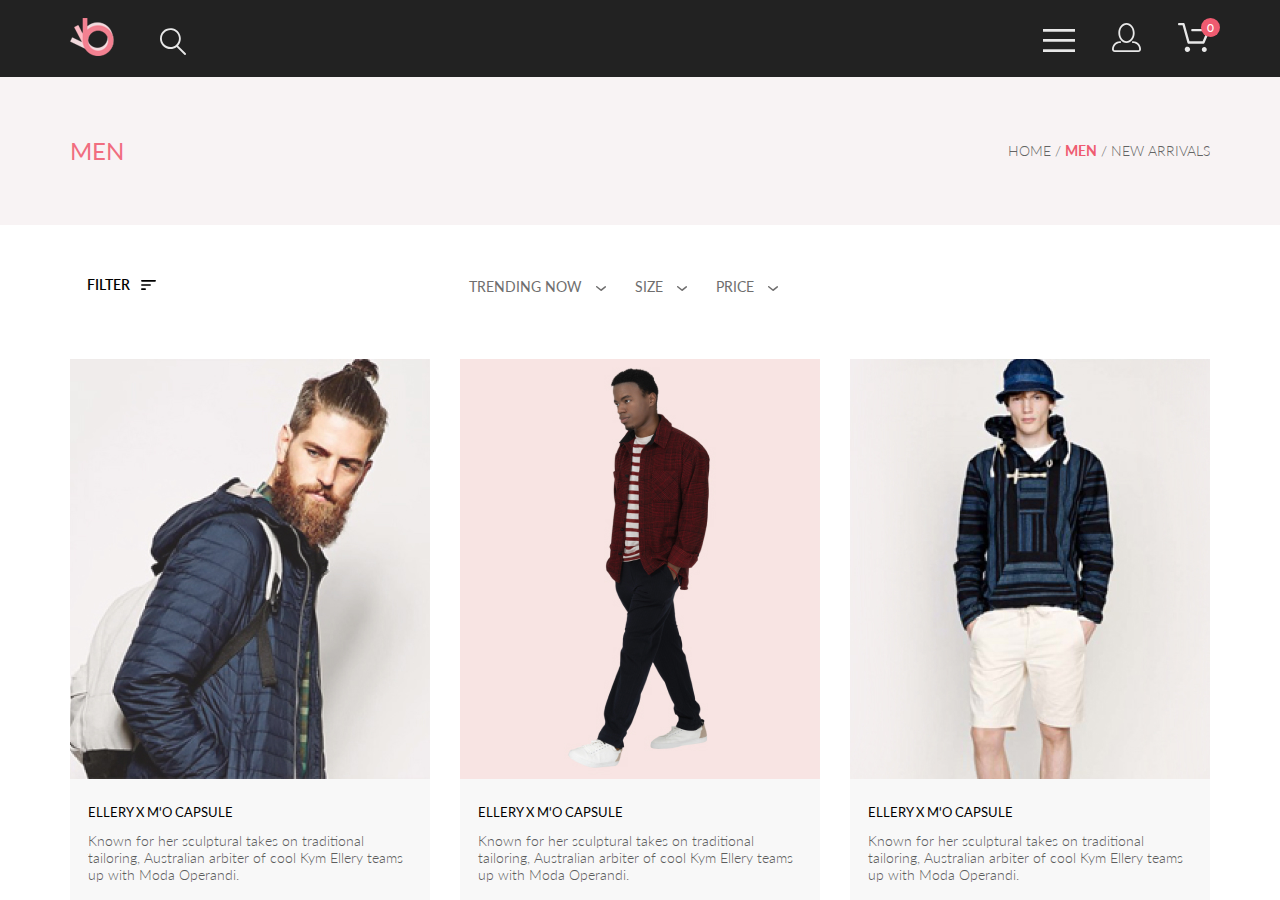
<file: catalog.html>
<!DOCTYPE html>
<html lang="en">

<head>
    <meta charset="UTF-8">
    <meta http-equiv="X-UA-Compatible" content="IE=edge">
    <meta name="viewport" content="width=device-width, initial-scale=1.0">
    <title>Shop</title>
    <link rel="stylesheet" href="./css/style.css">
</head>

<body>
    <div class="main-content">

        <header class="header">
            <div class="container header__box">
                <div class="header__left-section">
                    <a class="header__item-left" href="./index.html"><img src="./img/logo.png" alt="logo"></a>
                    <a class="header__item-left" href="#">
                        <svg class="header__item-left" width="27" height="28" viewBox="0 0 27 28" fill="#E8E8E8" xmlns="http://www.w3.org/2000/svg">
                            <path d="M19.0589 17.6251C20.6705 15.865 21.6275 13.6039 21.769 11.2216C21.9106 8.83932 21.2281 6.48088 19.8362 4.54232C18.4443 2.60377 16.4278 1.20318 14.1252 0.575765C11.8227 -0.0516554 9.37437 0.132305 7.19143 1.09675C5.0085 2.0612 3.22389 3.74739 2.1373 5.87217C1.05071 7.99695 0.728322 10.4309 1.22426 12.7653C1.72021 15.0997 3.00428 17.1923 4.86085 18.6919C6.71741 20.1914 9.0334 21.0064 11.4199 21.0001C13.6723 21.0031 15.8638 20.2691 17.6599 18.9101L25.4079 26.7171C25.4934 26.8061 25.5958 26.8772 25.7091 26.9261C25.8225 26.9751 25.9444 27.0009 26.0679 27.0021C26.1916 27.0024 26.314 26.9773 26.4276 26.9283C26.5411 26.8793 26.6434 26.8074 26.7279 26.7171C26.9018 26.5362 26.999 26.295 26.999 26.0441C26.999 25.7931 26.9018 25.5519 26.7279 25.371L19.0589 17.6251ZM2.88589 10.5001C2.89873 8.81477 3.41021 7.17101 4.35586 5.776C5.30151 4.38098 6.63899 3.29715 8.1997 2.66114C9.76042 2.02513 11.4745 1.86542 13.1258 2.20213C14.7772 2.53884 16.2919 3.3569 17.479 4.55319C18.6661 5.74948 19.4725 7.27044 19.7965 8.92433C20.1204 10.5782 19.9475 12.291 19.2995 13.8468C18.6515 15.4026 17.5574 16.7316 16.1551 17.6665C14.7529 18.6014 13.1052 19.1002 11.4199 19.1C9.14843 19.0892 6.97409 18.1775 5.3741 16.5652C3.77412 14.9528 2.87924 12.7715 2.88589 10.5001Z"/>
                        </svg>
                    </a>
                </div>
                <div class="header__right-section">
                    <div class="header__item-right header__item-right--menu">
                        <svg width="32" height="23" viewBox="0 0 32 23" fill="#E8E8E8" xmlns="http://www.w3.org/2000/svg">
                            <path d="M0 23V20.31H32V23H0ZM0 12.76V10.07H32V12.76H0ZM0 2.69V0H32V2.69H0Z" />
                        </svg>
                    </div>
                    <a class="header__item-right" href="./registration.html">
                        <svg class="header__item-right" width="29" height="29" viewBox="0 0 29 29" fill="#E8E8E8"
                            xmlns="http://www.w3.org/2000/svg">
                            <path
                                d="M14.5 19.937C19 19.937 22.656 15.464 22.656 9.968C22.656 4.472 19 0 14.5 0C13.3631 0.0217413 12.2463 0.303398 11.2351 0.823397C10.2239 1.34339 9.34507 2.08794 8.66602 3C7.12663 4.99573 6.30819 7.45381 6.34399 9.974C6.34399 15.465 10 19.937 14.5 19.937ZM14.5 1.813C18 1.813 20.844 5.472 20.844 9.969C20.844 14.466 17.998 18.125 14.5 18.125C11.002 18.125 8.15603 14.465 8.15503 9.969C8.15403 5.473 11 1.813 14.5 1.813ZM20.844 18.125C20.6036 18.125 20.373 18.2205 20.203 18.3905C20.033 18.5605 19.9375 18.7911 19.9375 19.0315C19.9375 19.2719 20.033 19.5025 20.203 19.6725C20.373 19.8425 20.6036 19.938 20.844 19.938C22.526 19.9399 24.1386 20.6088 25.3279 21.7982C26.5172 22.9875 27.1861 24.6 27.188 26.282C27.1875 26.5221 27.0918 26.7523 26.922 26.9221C26.7522 27.0918 26.5221 27.1875 26.282 27.188H2.71997C2.47985 27.1875 2.24975 27.0918 2.07996 26.9221C1.91016 26.7523 1.81449 26.5221 1.81396 26.282C1.81608 24.6001 2.48517 22.9877 3.67444 21.7985C4.86371 20.6092 6.47608 19.9401 8.15796 19.938C8.39824 19.938 8.62868 19.8425 8.79858 19.6726C8.96849 19.5027 9.06396 19.2723 9.06396 19.032C9.06396 18.7917 8.96849 18.5613 8.79858 18.3914C8.62868 18.2215 8.39824 18.126 8.15796 18.126C5.99541 18.1279 3.92201 18.9875 2.39258 20.5164C0.863144 22.0453 0.00264777 24.1185 0 26.281C0.000794067 27.0019 0.287502 27.693 0.797241 28.2027C1.30698 28.7125 1.99811 28.9992 2.71899 29H26.282C27.0027 28.9989 27.6936 28.7121 28.2031 28.2024C28.7126 27.6927 28.9992 27.0017 29 26.281C28.9974 24.1187 28.1372 22.0457 26.6083 20.5168C25.0793 18.9878 23.0063 18.1276 20.844 18.125Z" />
                        </svg>
                    </a>
                    <a class="header__item-right header__item-right--basket" href="./shopping-cart.html">
                        <svg width="32" height="29" viewBox="0 0 32 29" fill="#E8E8E8" xmlns="http://www.w3.org/2000/svg">
                            <path
                                d="M26.2 29C25.5522 28.9738 24.9405 28.6948 24.4962 28.2227C24.0519 27.7506 23.8104 27.1232 23.8235 26.475C23.8366 25.8269 24.1033 25.2097 24.5663 24.7559C25.0293 24.3022 25.6518 24.048 26.3 24.048C26.9483 24.048 27.5707 24.3022 28.0337 24.7559C28.4967 25.2097 28.7634 25.8269 28.7765 26.475C28.7896 27.1232 28.5481 27.7506 28.1038 28.2227C27.6594 28.6948 27.0478 28.9738 26.4 29H26.2ZM6.75195 26.32C6.75195 25.79 6.90913 25.2718 7.20361 24.8311C7.4981 24.3904 7.91667 24.0469 8.40637 23.844C8.89608 23.6412 9.43497 23.5881 9.95483 23.6915C10.4747 23.7949 10.9522 24.0502 11.327 24.425C11.7018 24.7998 11.9571 25.2773 12.0605 25.7972C12.164 26.317 12.1108 26.8559 11.908 27.3456C11.7051 27.8353 11.3616 28.2539 10.9209 28.5483C10.4802 28.8428 9.96206 29 9.43201 29C9.0799 29.0003 8.73114 28.9311 8.40576 28.7966C8.08038 28.662 7.78472 28.4646 7.53564 28.2158C7.28657 27.9669 7.08903 27.6713 6.95422 27.3461C6.81942 27.0208 6.75 26.6721 6.75 26.32H6.75195ZM10.552 20.686C10.2926 20.6868 10.04 20.6024 9.83313 20.4457C9.62629 20.2891 9.47661 20.0689 9.40698 19.819L4.57397 2.36401H1.18103C0.867544 2.36401 0.566883 2.23947 0.345215 2.01781C0.123547 1.79614 -0.000976562 1.49549 -0.000976562 1.18201C-0.000976562 0.868519 0.123547 0.567873 0.345215 0.346205C0.566883 0.124537 0.867544 5.81268e-06 1.18103 5.81268e-06H5.46204C5.72153 -0.00080736 5.97406 0.0837201 6.18079 0.240568C6.38751 0.397416 6.53686 0.617884 6.60596 0.868006L11.439 18.323H24.6169L29 8.27501H14.4C14.2418 8.27961 14.0844 8.25242 13.9369 8.19507C13.7894 8.13771 13.6549 8.05134 13.5414 7.94108C13.4279 7.83082 13.3376 7.69891 13.276 7.55315C13.2144 7.40739 13.1826 7.25075 13.1826 7.0925C13.1826 6.93426 13.2144 6.77762 13.276 6.63186C13.3376 6.4861 13.4279 6.35419 13.5414 6.24393C13.6549 6.13367 13.7894 6.0473 13.9369 5.98994C14.0844 5.93259 14.2418 5.90541 14.4 5.91001H30.813C31.0087 5.90996 31.2013 5.95866 31.3734 6.05172C31.5456 6.14478 31.6918 6.27926 31.799 6.44301C31.9068 6.60729 31.9724 6.79569 31.9899 6.99145C32.0073 7.18721 31.9762 7.38424 31.899 7.565L26.494 19.977C26.4016 20.1876 26.25 20.3668 26.0575 20.4927C25.865 20.6186 25.64 20.6858 25.41 20.686H10.552Z" />
                        </svg>
                        <span class="header__basket-count">0</span>
                    </a>
                </div>
            </div>
            <nav class="menu">
                <div class="menu__cover">
                    <p class="menu__title">MENU</p>
                    <details class="menu__item" open>
                        <summary class="menu__category">MAN</summary>
                        <ul>
                            <li><a href="#">Accessories</a></li>
                            <li><a href="#">Bags</a></li>
                            <li><a href="#">Denim</a></li>
                            <li><a href="#">T-Shirts</a></li>
                        </ul>
                    </details>
        
                    <details class="menu__item" open>
                        <summary class="menu__category">WOMAN</summary>
                        <ul>
                            <li><a href="#">Accessories</a></li>
                            <li><a href="#">Jackets & Coats</a></li>
                            <li><a href="#">Polos</a></li>
                            <li><a href="#">T-Shirts</a></li>
                            <li><a href="#">Shirts</a></li>
                        </ul>
                    </details>
        
                    <details class="menu__item" open>
                        <summary class="menu__category">KIDS</summary>
                        <ul>
                            <li><a href="#">Accessories</a></li>
                            <li><a href="#">Jackets & Coats</a></li>
                            <li><a href="#">Polos</a></li>
                            <li><a href="#">T-Shirts</a></li>
                            <li><a href="#">Shirts</a></li>
                            <li><a href="#">Bags</a></li>
                        </ul>
                    </details>
                    <button class="menu__btn-close">
                        <svg width="13" height="13" viewBox="0 0 13 13" fill="#6F6E6E" xmlns="http://www.w3.org/2000/svg">
                            <path d="M7.4158 6.00409L11.7158 1.71409C11.9041 1.52579 12.0099 1.27039 12.0099 1.00409C12.0099 0.73779 11.9041 0.482395 11.7158 0.294092C11.5275 0.105788 11.2721 0 11.0058 0C10.7395 0 10.4841 0.105788 10.2958 0.294092L6.0058 4.59409L1.7158 0.294092C1.52749 0.105788 1.2721 -1.9841e-09 1.0058 0C0.739497 1.9841e-09 0.484102 0.105788 0.295798 0.294092C0.107495 0.482395 0.0017066 0.73779 0.0017066 1.00409C0.0017066 1.27039 0.107495 1.52579 0.295798 1.71409L4.5958 6.00409L0.295798 10.2941C0.20207 10.3871 0.127676 10.4977 0.0769072 10.6195C0.0261385 10.7414 0 10.8721 0 11.0041C0 11.1361 0.0261385 11.2668 0.0769072 11.3887C0.127676 11.5105 0.20207 11.6211 0.295798 11.7141C0.388761 11.8078 0.499362 11.8822 0.621222 11.933C0.743081 11.9838 0.873786 12.0099 1.0058 12.0099C1.13781 12.0099 1.26852 11.9838 1.39038 11.933C1.51223 11.8822 1.62284 11.8078 1.7158 11.7141L6.0058 7.41409L10.2958 11.7141C10.3888 11.8078 10.4994 11.8822 10.6212 11.933C10.7431 11.9838 10.8738 12.0099 11.0058 12.0099C11.1378 12.0099 11.2685 11.9838 11.3904 11.933C11.5122 11.8822 11.6228 11.8078 11.7158 11.7141C11.8095 11.6211 11.8839 11.5105 11.9347 11.3887C11.9855 11.2668 12.0116 11.1361 12.0116 11.0041C12.0116 10.8721 11.9855 10.7414 11.9347 10.6195C11.8839 10.4977 11.8095 10.3871 11.7158 10.2941L7.4158 6.00409Z"/>
                        </svg>   
                    </button>
                </div>
            </nav>
        </header>

        <main class="catalog-page">
            <section class="breadcramp">
                <div class="container breadcramp__box">
                    <div class="breadcramp__section">
                        <h2 class="breadcramp__heading">MEN</h2>
                    </div>
                    <div class="breadcramp__section">
                        <div class="breadcramp__list"><a href="./index.html">HOME</a> / <a href="./catalog.html">MEN</a> / <a href="./product.html">NEW ARRIVALS</a></div>
                    </div>
                </div>
            </section>

            <div class="filter">
                <div class="container filter__box">
                    <div class="filter-left">
                        <details class="filter-left__item">
                            <summary class="filter-left__heading">
                                <span>FILTER</span>
                                <svg width="15" height="10" viewBox="0 0 15 10" fill="black"
                                    xmlns="http://www.w3.org/2000/svg">
                                    <path d="M0.833333 10H4.16667C4.625 10 5 9.625 5 9.16667C5 8.70833 4.625 8.33333 4.16667 8.33333H0.833333C0.375 8.33333 0 8.70833 0 9.16667C0 9.625 0.375 10 0.833333 10ZM0 0.833333C0 1.29167 0.375 1.66667 0.833333 1.66667H14.1667C14.625 1.66667 15 1.29167 15 0.833333C15 0.375 14.625 0 14.1667 0H0.833333C0.375 0 0 0.375 0 0.833333ZM0.833333 5.83333H9.16667C9.625 5.83333 10 5.45833 10 5C10 4.54167 9.625 4.16667 9.16667 4.16667H0.833333C0.375 4.16667 0 4.54167 0 5C0 5.45833 0.375 5.83333 0.833333 5.83333Z"/>
                                </svg>
                            </summary>
                            <div class="filter-left__content-box">
                                <details class="filter-left__content-item" open>
                                    <summary class="filter-left__content-heading">CATEGORY</summary>
                                    <div class="filter-left__content">
                                        <ul class="filter-left__content-list">
                                            <li><a href="#">Accessories</a></li>
                                            <li><a href="#">Bags</a></li>
                                            <li><a href="#">Denim</a></li>
                                            <li><a href="#">Hoodies & Sweatshirts</a></li>
                                            <li><a href="#">Jackets & Coats</a></li>
                                            <li><a href="#">Polos</a></li>
                                            <li><a href="#">Shirts</a></li>
                                            <li><a href="#">Shoes</a></li>
                                            <li><a href="#">Sweaters & Knits</a></li>
                                            <li><a href="#">T-Shirts</a></li>
                                            <li><a href="#">Tanks</a></li>
                                        </ul>
                                    </div>
                                </details>
                                <details class="filter-left__content-item">
                                    <summary class="filter-left__content-heading">BRAND</summary>

                                </details>

                                <details class="filter-left__content-item">
                                    <summary class="filter-left__content-heading">DESIGNER</summary>
                                </details>
                            </div>
                        </details>
                    </div>

                    <div class="filter-right">
                        <details class="filter-right__item">
                            <summary class="filter-right__title">
                                <span>TRENDING NOW</span>
                                <svg width="11" height="6" viewBox="0 0 11 6" fill="#6F6E6E"
                                    xmlns="http://www.w3.org/2000/svg">
                                    <path
                                        d="M5.00214 5.00214C4.83521 5.00247 4.67343 4.94433 4.54488 4.83782L0.258102 1.2655C0.112196 1.14422 0.0204417 0.969958 0.00302325 0.781035C-0.0143952 0.592112 0.0439493 0.404007 0.165221 0.258101C0.286493 0.112196 0.460759 0.0204417 0.649682 0.00302327C0.838605 -0.0143952 1.02671 0.043949 1.17262 0.165221L5.00214 3.36602L8.83167 0.279536C8.90475 0.220188 8.98884 0.175869 9.0791 0.149125C9.16937 0.122382 9.26403 0.113741 9.35764 0.1237C9.45126 0.133659 9.54198 0.162021 9.6246 0.207156C9.70722 0.252292 9.7801 0.313311 9.83906 0.386705C9.90449 0.460167 9.95405 0.546351 9.98462 0.639855C10.0152 0.733359 10.0261 0.83217 10.0167 0.930097C10.0073 1.02802 9.97784 1.12296 9.93005 1.20895C9.88227 1.29494 9.81723 1.37013 9.73904 1.42982L5.45225 4.88068C5.32002 4.97036 5.16154 5.01312 5.00214 5.00214Z" />
                                </svg>
                            </summary>
                        </details>

                        <details class="filter-right__item filter-right__item--size">
                            <summary class="filter-right__title">
                                <span>SIZE</span>
                                <svg width="11" height="6" viewBox="0 0 11 6" fill="#6F6E6E"
                                    xmlns="http://www.w3.org/2000/svg">
                                    <path
                                        d="M5.00214 5.00214C4.83521 5.00247 4.67343 4.94433 4.54488 4.83782L0.258102 1.2655C0.112196 1.14422 0.0204417 0.969958 0.00302325 0.781035C-0.0143952 0.592112 0.0439493 0.404007 0.165221 0.258101C0.286493 0.112196 0.460759 0.0204417 0.649682 0.00302327C0.838605 -0.0143952 1.02671 0.043949 1.17262 0.165221L5.00214 3.36602L8.83167 0.279536C8.90475 0.220188 8.98884 0.175869 9.0791 0.149125C9.16937 0.122382 9.26403 0.113741 9.35764 0.1237C9.45126 0.133659 9.54198 0.162021 9.6246 0.207156C9.70722 0.252292 9.7801 0.313311 9.83906 0.386705C9.90449 0.460167 9.95405 0.546351 9.98462 0.639855C10.0152 0.733359 10.0261 0.83217 10.0167 0.930097C10.0073 1.02802 9.97784 1.12296 9.93005 1.20895C9.88227 1.29494 9.81723 1.37013 9.73904 1.42982L5.45225 4.88068C5.32002 4.97036 5.16154 5.01312 5.00214 5.00214Z" />
                                </svg>
                            </summary>
                            <form class="hidden-block" action="...">
                                <div class="hidden-block__item">
                                    <input type="checkbox" name="xs" id="xs" value="xs">
                                    <label for="xs">XS</label>
                                </div>
                                <div class="hidden-block__item">
                                    <input type="checkbox" name="s" id="s" value="s">
                                    <label for="s">S</label>
                                </div>
                                <div class="hidden-block__item">
                                    <input type="checkbox" name="m" id="m" value="m">
                                    <label for="m">M</label>
                                </div>
                                <div class="hidden-block__item">
                                    <input type="checkbox" name="l" id="l" value="l">
                                    <label for="l">L</label>
                                </div>
                            </form>
                        </details>

                        <details class="filter-right__item">
                            <summary class="filter-right__title">
                                <span class="filter__list-item-heading">PRICE</span>
                                <svg width="11" height="6" viewBox="0 0 11 6" fill="#6F6E6E"
                                    xmlns="http://www.w3.org/2000/svg">
                                    <path
                                        d="M5.00214 5.00214C4.83521 5.00247 4.67343 4.94433 4.54488 4.83782L0.258102 1.2655C0.112196 1.14422 0.0204417 0.969958 0.00302325 0.781035C-0.0143952 0.592112 0.0439493 0.404007 0.165221 0.258101C0.286493 0.112196 0.460759 0.0204417 0.649682 0.00302327C0.838605 -0.0143952 1.02671 0.043949 1.17262 0.165221L5.00214 3.36602L8.83167 0.279536C8.90475 0.220188 8.98884 0.175869 9.0791 0.149125C9.16937 0.122382 9.26403 0.113741 9.35764 0.1237C9.45126 0.133659 9.54198 0.162021 9.6246 0.207156C9.70722 0.252292 9.7801 0.313311 9.83906 0.386705C9.90449 0.460167 9.95405 0.546351 9.98462 0.639855C10.0152 0.733359 10.0261 0.83217 10.0167 0.930097C10.0073 1.02802 9.97784 1.12296 9.93005 1.20895C9.88227 1.29494 9.81723 1.37013 9.73904 1.42982L5.45225 4.88068C5.32002 4.97036 5.16154 5.01312 5.00214 5.00214Z" />
                                </svg>
                            </summary>
                        </details>
                    </div>
                </div>
            </div>

            <div class="products">
                <div class="container">
                    <div class="products-cards">

                        <article class="products-cards__item">
                            <div class="products-cards__img-box">
                                <div class="products-cards__add-cart">
                                    <button class="products-cards__hidden-button">
                                        <svg class="products-cards__cart-icon" width="27" height="25"
                                            viewBox="0 0 27 25" fill="white" xmlns="http://www.w3.org/2000/svg">
                                            <path
                                                d="M21.876 22.2662C21.921 22.2549 21.9423 22.2339 21.96 22.2129C21.9678 22.2037 21.9756 22.1946 21.9835 22.1855C22.02 22.1438 22.0233 22.0553 22.0224 22.0105C22.0092 21.9044 21.9185 21.8315 21.8412 21.8315C21.8375 21.8315 21.8336 21.8317 21.8312 21.8318C21.7531 21.8372 21.6653 21.9409 21.6719 22.0625C21.6813 22.1793 21.7675 22.2662 21.8392 22.2662H21.876ZM8.21954 22.2599C8.31873 22.2599 8.39935 22.1655 8.39935 22.0496C8.39935 21.9341 8.31873 21.8401 8.21954 21.8401C8.12042 21.8401 8.03973 21.9341 8.03973 22.0496C8.03973 22.1655 8.12042 22.2599 8.21954 22.2599ZM21.9995 24.2662C21.9517 24.2662 21.8878 24.2662 21.8392 24.2662C20.7017 24.2662 19.7567 23.3545 19.6765 22.198C19.5964 20.9929 20.4937 19.9183 21.6953 19.8364C21.7441 19.8331 21.7928 19.8315 21.8412 19.8315C22.9799 19.8315 23.9413 20.7324 24.019 21.8884C24.0505 22.4915 23.8741 23.0612 23.4898 23.5012C23.1055 23.9575 22.5764 24.2177 21.9995 24.2662ZM8.21954 24.2599C7.01532 24.2599 6.03973 23.2709 6.03973 22.0496C6.03973 20.8291 7.01532 19.8401 8.21954 19.8401C9.42371 19.8401 10.3994 20.8291 10.3994 22.0496C10.3994 23.2709 9.42371 24.2599 8.21954 24.2599ZM21.1984 17.3938H9.13306C8.70013 17.3938 8.31586 17.1005 8.20331 16.6775L4.27753 2.24768H1.52173C0.993408 2.24768 0.560547 1.80859 0.560547 1.27039C0.560547 0.733032 0.993408 0.292969 1.52173 0.292969H4.99933C5.43134 0.292969 5.81561 0.586304 5.9281 1.01025L9.85394 15.4391H20.5576L24.1144 7.13379H12.2578C11.7286 7.13379 11.2957 6.69373 11.2957 6.15649C11.2957 5.61914 11.7286 5.17908 12.2578 5.17908H25.5886C25.9091 5.17908 26.2141 5.34192 26.3896 5.61914C26.566 5.89539 26.5984 6.23743 26.4697 6.547L22.0795 16.807C21.9193 17.1653 21.5827 17.3938 21.1984 17.3938Z" />
                                        </svg>
                                        <span class="products-cards__text-button">Add to Cart</span>
                                    </button>
                                </div>
                                <img class="products-cards__img" src="./img/card_1.jpg" alt="">
                            </div>
                            <div class="products-cards__description">
                                <a href="./product.html">
                                    <h3 class="products-cards__heading">ELLERY X M'O CAPSULE</h3>
                                </a>
                                <p class="products-cards__sub-heading">Known for her sculptural takes on traditional
                                    tailoring,
                                    Australian arbiter of cool Kym Ellery teams up with Moda Operandi.</p>
                                <strong class="products-cards__price">$52.00</strong>
                            </div>
                        </article>

                        <article class="products-cards__item">
                            <div class="products-cards__img-box">
                                <div class="products-cards__add-cart">
                                    <button class="products-cards__hidden-button">
                                        <svg width="27" height="25" viewBox="0 0 27 25"
                                            xmlns="http://www.w3.org/2000/svg">
                                            <path class="products-cards__cart-icon"
                                                d="M21.876 22.2662C21.921 22.2549 21.9423 22.2339 21.96 22.2129C21.9678 22.2037 21.9756 22.1946 21.9835 22.1855C22.02 22.1438 22.0233 22.0553 22.0224 22.0105C22.0092 21.9044 21.9185 21.8315 21.8412 21.8315C21.8375 21.8315 21.8336 21.8317 21.8312 21.8318C21.7531 21.8372 21.6653 21.9409 21.6719 22.0625C21.6813 22.1793 21.7675 22.2662 21.8392 22.2662H21.876ZM8.21954 22.2599C8.31873 22.2599 8.39935 22.1655 8.39935 22.0496C8.39935 21.9341 8.31873 21.8401 8.21954 21.8401C8.12042 21.8401 8.03973 21.9341 8.03973 22.0496C8.03973 22.1655 8.12042 22.2599 8.21954 22.2599ZM21.9995 24.2662C21.9517 24.2662 21.8878 24.2662 21.8392 24.2662C20.7017 24.2662 19.7567 23.3545 19.6765 22.198C19.5964 20.9929 20.4937 19.9183 21.6953 19.8364C21.7441 19.8331 21.7928 19.8315 21.8412 19.8315C22.9799 19.8315 23.9413 20.7324 24.019 21.8884C24.0505 22.4915 23.8741 23.0612 23.4898 23.5012C23.1055 23.9575 22.5764 24.2177 21.9995 24.2662ZM8.21954 24.2599C7.01532 24.2599 6.03973 23.2709 6.03973 22.0496C6.03973 20.8291 7.01532 19.8401 8.21954 19.8401C9.42371 19.8401 10.3994 20.8291 10.3994 22.0496C10.3994 23.2709 9.42371 24.2599 8.21954 24.2599ZM21.1984 17.3938H9.13306C8.70013 17.3938 8.31586 17.1005 8.20331 16.6775L4.27753 2.24768H1.52173C0.993408 2.24768 0.560547 1.80859 0.560547 1.27039C0.560547 0.733032 0.993408 0.292969 1.52173 0.292969H4.99933C5.43134 0.292969 5.81561 0.586304 5.9281 1.01025L9.85394 15.4391H20.5576L24.1144 7.13379H12.2578C11.7286 7.13379 11.2957 6.69373 11.2957 6.15649C11.2957 5.61914 11.7286 5.17908 12.2578 5.17908H25.5886C25.9091 5.17908 26.2141 5.34192 26.3896 5.61914C26.566 5.89539 26.5984 6.23743 26.4697 6.547L22.0795 16.807C21.9193 17.1653 21.5827 17.3938 21.1984 17.3938Z"
                                                fill="white" />
                                        </svg>
                                        <span class="products-cards__text-button">Add to Cart</span>
                                    </button>
                                </div>
                                <img class="products-cards__img" src="./img/card_8.jpg" alt="">
                            </div>
                            <div class="products-cards__description">
                                <a href="./product.html">
                                    <h3 class="products-cards__heading">ELLERY X M'O CAPSULE</h3>
                                </a>
                                <p class="products-cards__sub-heading">Known for her sculptural takes on traditional
                                    tailoring,
                                    Australian arbiter of cool Kym Ellery teams up with Moda Operandi.</p>
                                <strong class="products-cards__price">$52.00</strong>
                            </div>
                        </article>

                        <article class="products-cards__item">
                            <div class="products-cards__img-box">
                                <div class="products-cards__add-cart">
                                    <button class="products-cards__hidden-button">
                                        <svg width="27" height="25" viewBox="0 0 27 25"
                                            xmlns="http://www.w3.org/2000/svg">
                                            <path class="products-cards__cart-icon"
                                                d="M21.876 22.2662C21.921 22.2549 21.9423 22.2339 21.96 22.2129C21.9678 22.2037 21.9756 22.1946 21.9835 22.1855C22.02 22.1438 22.0233 22.0553 22.0224 22.0105C22.0092 21.9044 21.9185 21.8315 21.8412 21.8315C21.8375 21.8315 21.8336 21.8317 21.8312 21.8318C21.7531 21.8372 21.6653 21.9409 21.6719 22.0625C21.6813 22.1793 21.7675 22.2662 21.8392 22.2662H21.876ZM8.21954 22.2599C8.31873 22.2599 8.39935 22.1655 8.39935 22.0496C8.39935 21.9341 8.31873 21.8401 8.21954 21.8401C8.12042 21.8401 8.03973 21.9341 8.03973 22.0496C8.03973 22.1655 8.12042 22.2599 8.21954 22.2599ZM21.9995 24.2662C21.9517 24.2662 21.8878 24.2662 21.8392 24.2662C20.7017 24.2662 19.7567 23.3545 19.6765 22.198C19.5964 20.9929 20.4937 19.9183 21.6953 19.8364C21.7441 19.8331 21.7928 19.8315 21.8412 19.8315C22.9799 19.8315 23.9413 20.7324 24.019 21.8884C24.0505 22.4915 23.8741 23.0612 23.4898 23.5012C23.1055 23.9575 22.5764 24.2177 21.9995 24.2662ZM8.21954 24.2599C7.01532 24.2599 6.03973 23.2709 6.03973 22.0496C6.03973 20.8291 7.01532 19.8401 8.21954 19.8401C9.42371 19.8401 10.3994 20.8291 10.3994 22.0496C10.3994 23.2709 9.42371 24.2599 8.21954 24.2599ZM21.1984 17.3938H9.13306C8.70013 17.3938 8.31586 17.1005 8.20331 16.6775L4.27753 2.24768H1.52173C0.993408 2.24768 0.560547 1.80859 0.560547 1.27039C0.560547 0.733032 0.993408 0.292969 1.52173 0.292969H4.99933C5.43134 0.292969 5.81561 0.586304 5.9281 1.01025L9.85394 15.4391H20.5576L24.1144 7.13379H12.2578C11.7286 7.13379 11.2957 6.69373 11.2957 6.15649C11.2957 5.61914 11.7286 5.17908 12.2578 5.17908H25.5886C25.9091 5.17908 26.2141 5.34192 26.3896 5.61914C26.566 5.89539 26.5984 6.23743 26.4697 6.547L22.0795 16.807C21.9193 17.1653 21.5827 17.3938 21.1984 17.3938Z"
                                                fill="white" />
                                        </svg>
                                        <span class="products-cards__text-button">Add to Cart</span>
                                    </button>
                                </div>
                                <img class="products-cards__img" src="./img/card_3.jpg" alt="">
                            </div>
                            <div class="products-cards__description">
                                <a href="./product.html">
                                    <h3 class="products-cards__heading">ELLERY X M'O CAPSULE</h3>
                                </a>
                                <p class="products-cards__sub-heading">Known for her sculptural takes on traditional
                                    tailoring,
                                    Australian arbiter of cool Kym Ellery teams up with Moda Operandi.</p>
                                <strong class="products-cards__price">$52.00</strong>
                            </div>
                        </article>

                        <article class="products-cards__item">
                            <div class="products-cards__img-box">
                                <div class="products-cards__add-cart">
                                    <button class="products-cards__hidden-button">
                                        <svg width="27" height="25" viewBox="0 0 27 25"
                                            xmlns="http://www.w3.org/2000/svg">
                                            <path class="products-cards__cart-icon"
                                                d="M21.876 22.2662C21.921 22.2549 21.9423 22.2339 21.96 22.2129C21.9678 22.2037 21.9756 22.1946 21.9835 22.1855C22.02 22.1438 22.0233 22.0553 22.0224 22.0105C22.0092 21.9044 21.9185 21.8315 21.8412 21.8315C21.8375 21.8315 21.8336 21.8317 21.8312 21.8318C21.7531 21.8372 21.6653 21.9409 21.6719 22.0625C21.6813 22.1793 21.7675 22.2662 21.8392 22.2662H21.876ZM8.21954 22.2599C8.31873 22.2599 8.39935 22.1655 8.39935 22.0496C8.39935 21.9341 8.31873 21.8401 8.21954 21.8401C8.12042 21.8401 8.03973 21.9341 8.03973 22.0496C8.03973 22.1655 8.12042 22.2599 8.21954 22.2599ZM21.9995 24.2662C21.9517 24.2662 21.8878 24.2662 21.8392 24.2662C20.7017 24.2662 19.7567 23.3545 19.6765 22.198C19.5964 20.9929 20.4937 19.9183 21.6953 19.8364C21.7441 19.8331 21.7928 19.8315 21.8412 19.8315C22.9799 19.8315 23.9413 20.7324 24.019 21.8884C24.0505 22.4915 23.8741 23.0612 23.4898 23.5012C23.1055 23.9575 22.5764 24.2177 21.9995 24.2662ZM8.21954 24.2599C7.01532 24.2599 6.03973 23.2709 6.03973 22.0496C6.03973 20.8291 7.01532 19.8401 8.21954 19.8401C9.42371 19.8401 10.3994 20.8291 10.3994 22.0496C10.3994 23.2709 9.42371 24.2599 8.21954 24.2599ZM21.1984 17.3938H9.13306C8.70013 17.3938 8.31586 17.1005 8.20331 16.6775L4.27753 2.24768H1.52173C0.993408 2.24768 0.560547 1.80859 0.560547 1.27039C0.560547 0.733032 0.993408 0.292969 1.52173 0.292969H4.99933C5.43134 0.292969 5.81561 0.586304 5.9281 1.01025L9.85394 15.4391H20.5576L24.1144 7.13379H12.2578C11.7286 7.13379 11.2957 6.69373 11.2957 6.15649C11.2957 5.61914 11.7286 5.17908 12.2578 5.17908H25.5886C25.9091 5.17908 26.2141 5.34192 26.3896 5.61914C26.566 5.89539 26.5984 6.23743 26.4697 6.547L22.0795 16.807C21.9193 17.1653 21.5827 17.3938 21.1984 17.3938Z"
                                                fill="white" />
                                        </svg>
                                        <span class="products-cards__text-button">Add to Cart</span>
                                    </button>
                                </div>
                                <img class="products-cards__img" src="./img/card_4.jpg" alt="">
                            </div>
                            <div class="products-cards__description">
                                <a href="./product.html">
                                    <h3 class="products-cards__heading">ELLERY X M'O CAPSULE</h3>
                                </a>
                                <p class="products-cards__sub-heading">Known for her sculptural takes on traditional
                                    tailoring,
                                    Australian arbiter of cool Kym Ellery teams up with Moda Operandi.</p>
                                <strong class="products-cards__price">$52.00</strong>
                            </div>
                        </article>

                        <article class="products-cards__item">
                            <div class="products-cards__img-box">
                                <div class="products-cards__add-cart">
                                    <button class="products-cards__hidden-button">
                                        <svg width="27" height="25" viewBox="0 0 27 25"
                                            xmlns="http://www.w3.org/2000/svg">
                                            <path class="products-cards__cart-icon"
                                                d="M21.876 22.2662C21.921 22.2549 21.9423 22.2339 21.96 22.2129C21.9678 22.2037 21.9756 22.1946 21.9835 22.1855C22.02 22.1438 22.0233 22.0553 22.0224 22.0105C22.0092 21.9044 21.9185 21.8315 21.8412 21.8315C21.8375 21.8315 21.8336 21.8317 21.8312 21.8318C21.7531 21.8372 21.6653 21.9409 21.6719 22.0625C21.6813 22.1793 21.7675 22.2662 21.8392 22.2662H21.876ZM8.21954 22.2599C8.31873 22.2599 8.39935 22.1655 8.39935 22.0496C8.39935 21.9341 8.31873 21.8401 8.21954 21.8401C8.12042 21.8401 8.03973 21.9341 8.03973 22.0496C8.03973 22.1655 8.12042 22.2599 8.21954 22.2599ZM21.9995 24.2662C21.9517 24.2662 21.8878 24.2662 21.8392 24.2662C20.7017 24.2662 19.7567 23.3545 19.6765 22.198C19.5964 20.9929 20.4937 19.9183 21.6953 19.8364C21.7441 19.8331 21.7928 19.8315 21.8412 19.8315C22.9799 19.8315 23.9413 20.7324 24.019 21.8884C24.0505 22.4915 23.8741 23.0612 23.4898 23.5012C23.1055 23.9575 22.5764 24.2177 21.9995 24.2662ZM8.21954 24.2599C7.01532 24.2599 6.03973 23.2709 6.03973 22.0496C6.03973 20.8291 7.01532 19.8401 8.21954 19.8401C9.42371 19.8401 10.3994 20.8291 10.3994 22.0496C10.3994 23.2709 9.42371 24.2599 8.21954 24.2599ZM21.1984 17.3938H9.13306C8.70013 17.3938 8.31586 17.1005 8.20331 16.6775L4.27753 2.24768H1.52173C0.993408 2.24768 0.560547 1.80859 0.560547 1.27039C0.560547 0.733032 0.993408 0.292969 1.52173 0.292969H4.99933C5.43134 0.292969 5.81561 0.586304 5.9281 1.01025L9.85394 15.4391H20.5576L24.1144 7.13379H12.2578C11.7286 7.13379 11.2957 6.69373 11.2957 6.15649C11.2957 5.61914 11.7286 5.17908 12.2578 5.17908H25.5886C25.9091 5.17908 26.2141 5.34192 26.3896 5.61914C26.566 5.89539 26.5984 6.23743 26.4697 6.547L22.0795 16.807C21.9193 17.1653 21.5827 17.3938 21.1984 17.3938Z"
                                                fill="white" />
                                        </svg>
                                        <span class="products-cards__text-button">Add to Cart</span>
                                    </button>
                                </div>
                                <img class="products-cards__img" src="./img/card_11.jpg" alt="">
                            </div>
                            <div class="products-cards__description">
                                <a href="./product.html">
                                    <h3 class="products-cards__heading">ELLERY X M'O CAPSULE</h3>
                                </a>
                                <p class="products-cards__sub-heading">Known for her sculptural takes on traditional
                                    tailoring,
                                    Australian arbiter of cool Kym Ellery teams up with Moda Operandi.</p>
                                <strong class="products-cards__price">$52.00</strong>
                            </div>
                        </article>

                        <article class="products-cards__item">
                            <div class="products-cards__img-box">
                                <div class="products-cards__add-cart">
                                    <button class="products-cards__hidden-button">
                                        <svg width="27" height="25" viewBox="0 0 27 25"
                                            xmlns="http://www.w3.org/2000/svg">
                                            <path class="products-cards__cart-icon"
                                                d="M21.876 22.2662C21.921 22.2549 21.9423 22.2339 21.96 22.2129C21.9678 22.2037 21.9756 22.1946 21.9835 22.1855C22.02 22.1438 22.0233 22.0553 22.0224 22.0105C22.0092 21.9044 21.9185 21.8315 21.8412 21.8315C21.8375 21.8315 21.8336 21.8317 21.8312 21.8318C21.7531 21.8372 21.6653 21.9409 21.6719 22.0625C21.6813 22.1793 21.7675 22.2662 21.8392 22.2662H21.876ZM8.21954 22.2599C8.31873 22.2599 8.39935 22.1655 8.39935 22.0496C8.39935 21.9341 8.31873 21.8401 8.21954 21.8401C8.12042 21.8401 8.03973 21.9341 8.03973 22.0496C8.03973 22.1655 8.12042 22.2599 8.21954 22.2599ZM21.9995 24.2662C21.9517 24.2662 21.8878 24.2662 21.8392 24.2662C20.7017 24.2662 19.7567 23.3545 19.6765 22.198C19.5964 20.9929 20.4937 19.9183 21.6953 19.8364C21.7441 19.8331 21.7928 19.8315 21.8412 19.8315C22.9799 19.8315 23.9413 20.7324 24.019 21.8884C24.0505 22.4915 23.8741 23.0612 23.4898 23.5012C23.1055 23.9575 22.5764 24.2177 21.9995 24.2662ZM8.21954 24.2599C7.01532 24.2599 6.03973 23.2709 6.03973 22.0496C6.03973 20.8291 7.01532 19.8401 8.21954 19.8401C9.42371 19.8401 10.3994 20.8291 10.3994 22.0496C10.3994 23.2709 9.42371 24.2599 8.21954 24.2599ZM21.1984 17.3938H9.13306C8.70013 17.3938 8.31586 17.1005 8.20331 16.6775L4.27753 2.24768H1.52173C0.993408 2.24768 0.560547 1.80859 0.560547 1.27039C0.560547 0.733032 0.993408 0.292969 1.52173 0.292969H4.99933C5.43134 0.292969 5.81561 0.586304 5.9281 1.01025L9.85394 15.4391H20.5576L24.1144 7.13379H12.2578C11.7286 7.13379 11.2957 6.69373 11.2957 6.15649C11.2957 5.61914 11.7286 5.17908 12.2578 5.17908H25.5886C25.9091 5.17908 26.2141 5.34192 26.3896 5.61914C26.566 5.89539 26.5984 6.23743 26.4697 6.547L22.0795 16.807C21.9193 17.1653 21.5827 17.3938 21.1984 17.3938Z"
                                                fill="white" />
                                        </svg>
                                        <span class="products-cards__text-button">Add to Cart</span>
                                    </button>
                                </div>
                                <img class="products-cards__img" src="./img/card_12.jpg" alt="">
                            </div>
                            <div class="products-cards__description">
                                <a href="./product.html">
                                    <h3 class="products-cards__heading">ELLERY X M'O CAPSULE</h3>
                                </a>
                                <p class="products-cards__sub-heading">Known for her sculptural takes on traditional
                                    tailoring,
                                    Australian arbiter of cool Kym Ellery teams up with Moda Operandi.</p>
                                <strong class="products-cards__price">$52.00</strong>
                            </div>
                        </article>

                        <article class="products-cards__item">
                            <div class="products-cards__img-box">
                                <div class="products-cards__add-cart">
                                    <button class="products-cards__hidden-button">
                                        <svg width="27" height="25" viewBox="0 0 27 25"
                                            xmlns="http://www.w3.org/2000/svg">
                                            <path class="products-cards__cart-icon"
                                                d="M21.876 22.2662C21.921 22.2549 21.9423 22.2339 21.96 22.2129C21.9678 22.2037 21.9756 22.1946 21.9835 22.1855C22.02 22.1438 22.0233 22.0553 22.0224 22.0105C22.0092 21.9044 21.9185 21.8315 21.8412 21.8315C21.8375 21.8315 21.8336 21.8317 21.8312 21.8318C21.7531 21.8372 21.6653 21.9409 21.6719 22.0625C21.6813 22.1793 21.7675 22.2662 21.8392 22.2662H21.876ZM8.21954 22.2599C8.31873 22.2599 8.39935 22.1655 8.39935 22.0496C8.39935 21.9341 8.31873 21.8401 8.21954 21.8401C8.12042 21.8401 8.03973 21.9341 8.03973 22.0496C8.03973 22.1655 8.12042 22.2599 8.21954 22.2599ZM21.9995 24.2662C21.9517 24.2662 21.8878 24.2662 21.8392 24.2662C20.7017 24.2662 19.7567 23.3545 19.6765 22.198C19.5964 20.9929 20.4937 19.9183 21.6953 19.8364C21.7441 19.8331 21.7928 19.8315 21.8412 19.8315C22.9799 19.8315 23.9413 20.7324 24.019 21.8884C24.0505 22.4915 23.8741 23.0612 23.4898 23.5012C23.1055 23.9575 22.5764 24.2177 21.9995 24.2662ZM8.21954 24.2599C7.01532 24.2599 6.03973 23.2709 6.03973 22.0496C6.03973 20.8291 7.01532 19.8401 8.21954 19.8401C9.42371 19.8401 10.3994 20.8291 10.3994 22.0496C10.3994 23.2709 9.42371 24.2599 8.21954 24.2599ZM21.1984 17.3938H9.13306C8.70013 17.3938 8.31586 17.1005 8.20331 16.6775L4.27753 2.24768H1.52173C0.993408 2.24768 0.560547 1.80859 0.560547 1.27039C0.560547 0.733032 0.993408 0.292969 1.52173 0.292969H4.99933C5.43134 0.292969 5.81561 0.586304 5.9281 1.01025L9.85394 15.4391H20.5576L24.1144 7.13379H12.2578C11.7286 7.13379 11.2957 6.69373 11.2957 6.15649C11.2957 5.61914 11.7286 5.17908 12.2578 5.17908H25.5886C25.9091 5.17908 26.2141 5.34192 26.3896 5.61914C26.566 5.89539 26.5984 6.23743 26.4697 6.547L22.0795 16.807C21.9193 17.1653 21.5827 17.3938 21.1984 17.3938Z"
                                                fill="white" />
                                        </svg>
                                        <span class="products-cards__text-button">Add to Cart</span>
                                    </button>
                                </div>
                                <img class="products-cards__img" src="./img/card_13.jpg" alt="">
                            </div>
                            <div class="products-cards__description">
                                <a href="./product.html">
                                    <h3 class="products-cards__heading">ELLERY X M'O CAPSULE</h3>
                                </a>
                                <p class="products-cards__sub-heading">Known for her sculptural takes on traditional
                                    tailoring,
                                    Australian arbiter of cool Kym Ellery teams up with Moda Operandi.</p>
                                <strong class="products-cards__price">$52.00</strong>
                            </div>
                        </article>

                        <article class="products-cards__item">
                            <div class="products-cards__img-box">
                                <div class="products-cards__add-cart">
                                    <button class="products-cards__hidden-button">
                                        <svg width="27" height="25" viewBox="0 0 27 25"
                                            xmlns="http://www.w3.org/2000/svg">
                                            <path class="products-cards__cart-icon"
                                                d="M21.876 22.2662C21.921 22.2549 21.9423 22.2339 21.96 22.2129C21.9678 22.2037 21.9756 22.1946 21.9835 22.1855C22.02 22.1438 22.0233 22.0553 22.0224 22.0105C22.0092 21.9044 21.9185 21.8315 21.8412 21.8315C21.8375 21.8315 21.8336 21.8317 21.8312 21.8318C21.7531 21.8372 21.6653 21.9409 21.6719 22.0625C21.6813 22.1793 21.7675 22.2662 21.8392 22.2662H21.876ZM8.21954 22.2599C8.31873 22.2599 8.39935 22.1655 8.39935 22.0496C8.39935 21.9341 8.31873 21.8401 8.21954 21.8401C8.12042 21.8401 8.03973 21.9341 8.03973 22.0496C8.03973 22.1655 8.12042 22.2599 8.21954 22.2599ZM21.9995 24.2662C21.9517 24.2662 21.8878 24.2662 21.8392 24.2662C20.7017 24.2662 19.7567 23.3545 19.6765 22.198C19.5964 20.9929 20.4937 19.9183 21.6953 19.8364C21.7441 19.8331 21.7928 19.8315 21.8412 19.8315C22.9799 19.8315 23.9413 20.7324 24.019 21.8884C24.0505 22.4915 23.8741 23.0612 23.4898 23.5012C23.1055 23.9575 22.5764 24.2177 21.9995 24.2662ZM8.21954 24.2599C7.01532 24.2599 6.03973 23.2709 6.03973 22.0496C6.03973 20.8291 7.01532 19.8401 8.21954 19.8401C9.42371 19.8401 10.3994 20.8291 10.3994 22.0496C10.3994 23.2709 9.42371 24.2599 8.21954 24.2599ZM21.1984 17.3938H9.13306C8.70013 17.3938 8.31586 17.1005 8.20331 16.6775L4.27753 2.24768H1.52173C0.993408 2.24768 0.560547 1.80859 0.560547 1.27039C0.560547 0.733032 0.993408 0.292969 1.52173 0.292969H4.99933C5.43134 0.292969 5.81561 0.586304 5.9281 1.01025L9.85394 15.4391H20.5576L24.1144 7.13379H12.2578C11.7286 7.13379 11.2957 6.69373 11.2957 6.15649C11.2957 5.61914 11.7286 5.17908 12.2578 5.17908H25.5886C25.9091 5.17908 26.2141 5.34192 26.3896 5.61914C26.566 5.89539 26.5984 6.23743 26.4697 6.547L22.0795 16.807C21.9193 17.1653 21.5827 17.3938 21.1984 17.3938Z"
                                                fill="white" />
                                        </svg>
                                        <span class="products-cards__text-button">Add to Cart</span>
                                    </button>
                                </div>
                                <img class="products-cards__img" src="./img/card_14.jpg" alt="">
                            </div>
                            <div class="products-cards__description">
                                <a href="./product.html">
                                    <h3 class="products-cards__heading">ELLERY X M'O CAPSULE</h3>
                                </a>
                                <p class="products-cards__sub-heading">Known for her sculptural takes on traditional
                                    tailoring,
                                    Australian arbiter of cool Kym Ellery teams up with Moda Operandi.</p>
                                <strong class="products-cards__price">$52.00</strong>
                            </div>
                        </article>

                        <article class="products-cards__item">
                            <div class="products-cards__img-box">
                                <div class="products-cards__add-cart">
                                    <button class="products-cards__hidden-button">
                                        <svg width="27" height="25" viewBox="0 0 27 25"
                                            xmlns="http://www.w3.org/2000/svg">
                                            <path class="products-cards__cart-icon"
                                                d="M21.876 22.2662C21.921 22.2549 21.9423 22.2339 21.96 22.2129C21.9678 22.2037 21.9756 22.1946 21.9835 22.1855C22.02 22.1438 22.0233 22.0553 22.0224 22.0105C22.0092 21.9044 21.9185 21.8315 21.8412 21.8315C21.8375 21.8315 21.8336 21.8317 21.8312 21.8318C21.7531 21.8372 21.6653 21.9409 21.6719 22.0625C21.6813 22.1793 21.7675 22.2662 21.8392 22.2662H21.876ZM8.21954 22.2599C8.31873 22.2599 8.39935 22.1655 8.39935 22.0496C8.39935 21.9341 8.31873 21.8401 8.21954 21.8401C8.12042 21.8401 8.03973 21.9341 8.03973 22.0496C8.03973 22.1655 8.12042 22.2599 8.21954 22.2599ZM21.9995 24.2662C21.9517 24.2662 21.8878 24.2662 21.8392 24.2662C20.7017 24.2662 19.7567 23.3545 19.6765 22.198C19.5964 20.9929 20.4937 19.9183 21.6953 19.8364C21.7441 19.8331 21.7928 19.8315 21.8412 19.8315C22.9799 19.8315 23.9413 20.7324 24.019 21.8884C24.0505 22.4915 23.8741 23.0612 23.4898 23.5012C23.1055 23.9575 22.5764 24.2177 21.9995 24.2662ZM8.21954 24.2599C7.01532 24.2599 6.03973 23.2709 6.03973 22.0496C6.03973 20.8291 7.01532 19.8401 8.21954 19.8401C9.42371 19.8401 10.3994 20.8291 10.3994 22.0496C10.3994 23.2709 9.42371 24.2599 8.21954 24.2599ZM21.1984 17.3938H9.13306C8.70013 17.3938 8.31586 17.1005 8.20331 16.6775L4.27753 2.24768H1.52173C0.993408 2.24768 0.560547 1.80859 0.560547 1.27039C0.560547 0.733032 0.993408 0.292969 1.52173 0.292969H4.99933C5.43134 0.292969 5.81561 0.586304 5.9281 1.01025L9.85394 15.4391H20.5576L24.1144 7.13379H12.2578C11.7286 7.13379 11.2957 6.69373 11.2957 6.15649C11.2957 5.61914 11.7286 5.17908 12.2578 5.17908H25.5886C25.9091 5.17908 26.2141 5.34192 26.3896 5.61914C26.566 5.89539 26.5984 6.23743 26.4697 6.547L22.0795 16.807C21.9193 17.1653 21.5827 17.3938 21.1984 17.3938Z"
                                                fill="white" />
                                        </svg>
                                        <span class="products-cards__text-button">Add to Cart</span>
                                    </button>
                                </div>
                                <img class="products-cards__img" src="./img/card_15.jpg" alt="">
                            </div>
                            <div class="products-cards__description">
                                <a href="./product.html">
                                    <h3 class="products-cards__heading">ELLERY X M'O CAPSULE</h3>
                                </a>
                                <p class="products-cards__sub-heading">Known for her sculptural takes on traditional
                                    tailoring,
                                    Australian arbiter of cool Kym Ellery teams up with Moda Operandi.</p>
                                <strong class="products-cards__price">$52.00</strong>
                            </div>
                        </article>
                    </div>
                </div>
            </div>

            <div class="pagination">
                <div class="container pagination__section">
                    <ul class="pagination__box">
                        <li class="pagination__item">
                            <svg width="9" height="14" viewBox="0 0 9 14" fill="none"
                                xmlns="http://www.w3.org/2000/svg">
                                <path d="M8.99512 2L3.99512 7L8.99512 12L7.99512 14L0.995117 7L7.99512 0L8.99512 2Z"
                                    fill="black" />
                            </svg>
                        </li>
                        <li class="pagination__item">1</li>
                        <li class="pagination__item">2</li>
                        <li class="pagination__item">3</li>
                        <li class="pagination__item">4</li>
                        <li class="pagination__item">5</li>
                        <li class="pagination__item">6.....20</li>
                        <li class="pagination__item">
                            <svg width="9" height="14" viewBox="0 0 9 14" fill="none"
                                xmlns="http://www.w3.org/2000/svg">
                                <path d="M0.994995 12L5.995 7L0.994995 2L1.995 0L8.995 7L1.995 14L0.994995 12Z"
                                    fill="black" />
                            </svg>
                        </li>
                    </ul>
                </div>
            </div>

            <aside class="advantages">
                <div class="container advantages__box">
                    <div class="advantages__item">
                        <div class="advantages__icon-box">
                            <svg width="46" height="32" viewBox="0 0 46 32" fill="none" xmlns="http://www.w3.org/2000/svg">
                                <path
                                    d="M30.2868 27.2429H14.8098C14.6026 28.5509 13.9355 29.742 12.9285 30.6021C11.9215 31.4621 10.6406 31.9346 9.31633 31.9346C7.99203 31.9346 6.71117 31.4621 5.70415 30.6021C4.69713 29.742 4.03003 28.5509 3.82283 27.2429H1.88582C1.391 27.2397 0.91765 27.0404 0.569536 26.6887C0.221422 26.337 0.0269624 25.8618 0.0288259 25.3669V1.87695C0.0266969 1.38195 0.221028 0.906335 0.56917 0.554443C0.917313 0.202551 1.39082 0.00317363 1.88582 0H27.4368C27.9318 0.00317353 28.4051 0.202522 28.7531 0.554443C29.1011 0.906364 29.2952 1.38204 29.2928 1.87695V3.78198H36.4138C36.4942 3.78164 36.5742 3.79208 36.6518 3.81299C38.9518 4.01299 40.1088 5.2129 41.3288 7.2749L44.8878 13.3689C44.9727 13.5136 45.0176 13.6782 45.0178 13.8459V26.304C45.0189 26.5515 44.9216 26.7892 44.7475 26.9651C44.5733 27.141 44.3364 27.2406 44.0888 27.2419H41.2748C41.0676 28.5499 40.4005 29.741 39.3935 30.6011C38.3865 31.4611 37.1056 31.9336 35.7813 31.9336C34.457 31.9336 33.1762 31.4611 32.1691 30.6011C31.1621 29.741 30.495 28.5499 30.2878 27.2419L30.2868 27.2429ZM32.0648 26.304C32.0727 27.0369 32.2973 27.7511 32.7102 28.3567C33.1231 28.9623 33.706 29.4322 34.3854 29.7073C35.0649 29.9824 35.8105 30.0503 36.5284 29.9026C37.2464 29.7548 37.9046 29.398 38.4202 28.877C38.9358 28.3559 39.2857 27.6941 39.426 26.9746C39.5662 26.2551 39.4905 25.5103 39.2083 24.8337C38.9262 24.1572 38.4502 23.5794 37.8403 23.1729C37.2304 22.7663 36.5138 22.5491 35.7808 22.5488C34.7905 22.5552 33.8431 22.9543 33.1464 23.6582C32.4498 24.3621 32.0608 25.3136 32.0648 26.304ZM5.60085 26.304C5.60874 27.0369 5.83327 27.7511 6.2462 28.3567C6.65914 28.9623 7.24201 29.4322 7.92143 29.7073C8.60086 29.9824 9.34648 30.0503 10.0644 29.9026C10.7824 29.7548 11.4406 29.398 11.9562 28.877C12.4718 28.3559 12.8217 27.6941 12.962 26.9746C13.1022 26.2551 13.0265 25.5103 12.7443 24.8337C12.4622 24.1572 11.9862 23.5794 11.3763 23.1729C10.7664 22.7663 10.0498 22.5491 9.31682 22.5488C8.3263 22.5549 7.37866 22.9537 6.68181 23.6577C5.98496 24.3617 5.59585 25.3134 5.59984 26.304H5.60085ZM41.2728 25.366H43.1588V19.7478H40.4228C40.3002 19.7473 40.1789 19.7227 40.0659 19.6753C39.9528 19.6279 39.8502 19.5585 39.7639 19.4714C39.6776 19.3843 39.6094 19.281 39.563 19.1675C39.5167 19.054 39.4932 18.9324 39.4938 18.8098V16.9629C39.4935 16.2423 39.7691 15.5488 40.2638 15.0249H33.8848C33.8076 15.0248 33.7307 15.015 33.6558 14.9958C32.9511 14.933 32.2956 14.6081 31.819 14.0852C31.3423 13.5623 31.0793 12.8794 31.0818 12.1719V7.47192C31.0812 7.34927 31.1047 7.22758 31.151 7.11401C31.1973 7.00044 31.2656 6.89725 31.3519 6.81006C31.4381 6.72286 31.5407 6.6535 31.6538 6.60596C31.7669 6.55841 31.8882 6.53361 32.0108 6.53296H38.4938C38.1495 6.21428 37.7421 5.97123 37.2981 5.81982C36.854 5.66842 36.3831 5.61187 35.9158 5.65381H29.2928V25.3618H30.2868C30.494 24.0538 31.1611 22.8627 32.1682 22.0027C33.1752 21.1426 34.456 20.6702 35.7803 20.6702C37.1046 20.6702 38.3855 21.1426 39.3925 22.0027C40.3995 22.8627 41.0666 24.0538 41.2738 25.3618L41.2728 25.366ZM14.8088 25.366H27.4358V1.87598H1.88582V25.366H3.82283C4.03003 24.058 4.69713 22.8666 5.70415 22.0066C6.71117 21.1465 7.99203 20.6741 9.31633 20.6741C10.6406 20.6741 11.9215 21.1465 12.9285 22.0066C13.9355 22.8666 14.6026 24.058 14.8098 25.366H14.8088ZM41.3508 16.9658V17.875H43.1588V16.0278H42.2798C42.033 16.0294 41.7968 16.1288 41.6229 16.304C41.449 16.4792 41.3516 16.716 41.3518 16.9629L41.3508 16.9658ZM32.9378 12.1738C32.9368 12.4263 33.0359 12.6691 33.2134 12.8486C33.3909 13.0282 33.6324 13.13 33.8848 13.1318C33.9487 13.1316 34.0124 13.1384 34.0748 13.1519H42.5998L39.8339 8.41602H32.9338L32.9378 12.1738ZM33.0308 26.3059C33.0279 25.5734 33.3157 24.8695 33.8311 24.3489C34.3464 23.8283 35.0473 23.5333 35.7798 23.5288C36.0286 23.5288 36.2672 23.6278 36.4431 23.8037C36.619 23.9796 36.7178 24.218 36.7178 24.4668C36.7178 24.7156 36.619 24.9542 36.4431 25.1301C36.2672 25.306 36.0286 25.4048 35.7798 25.4048C35.6015 25.4032 35.4267 25.4548 35.2777 25.5527C35.1286 25.6507 35.012 25.7905 34.9427 25.9548C34.8733 26.1191 34.8544 26.3005 34.8882 26.4756C34.922 26.6507 35.0071 26.8118 35.1326 26.9385C35.2582 27.0651 35.4185 27.1516 35.5933 27.187C35.7681 27.2224 35.9494 27.2051 36.1144 27.1372C36.2793 27.0693 36.4203 26.9538 36.5196 26.8057C36.6188 26.6575 36.6718 26.4833 36.6718 26.3049C36.6718 26.0587 36.7696 25.8226 36.9438 25.6484C37.1179 25.4743 37.3541 25.3765 37.6003 25.3765C37.8466 25.3765 38.0828 25.4743 38.2569 25.6484C38.431 25.8226 38.5288 26.0587 38.5288 26.3049C38.5288 27.0343 38.2391 27.7338 37.7234 28.2495C37.2077 28.7652 36.5082 29.0549 35.7788 29.0549C35.0495 29.0549 34.35 28.7652 33.8343 28.2495C33.3186 27.7338 33.0288 27.0343 33.0288 26.3049L33.0308 26.3059ZM6.56682 26.3059C6.56389 25.5734 6.85171 24.8695 7.36708 24.3489C7.88245 23.8283 8.58329 23.5333 9.31584 23.5288C9.56462 23.5288 9.8032 23.6278 9.97911 23.8037C10.155 23.9796 10.2538 24.218 10.2538 24.4668C10.2538 24.7156 10.155 24.9542 9.97911 25.1301C9.8032 25.306 9.56462 25.4048 9.31584 25.4048C9.13751 25.4032 8.9627 25.4548 8.81365 25.5527C8.66459 25.6507 8.548 25.7905 8.47865 25.9548C8.40931 26.1191 8.39033 26.3005 8.42415 26.4756C8.45797 26.6507 8.54305 26.8118 8.6686 26.9385C8.79414 27.0651 8.95449 27.1516 9.12929 27.187C9.30409 27.2224 9.48546 27.2051 9.65038 27.1372C9.8153 27.0693 9.95634 26.9538 10.0556 26.8057C10.1548 26.6575 10.2078 26.4833 10.2078 26.3049C10.2078 26.0587 10.3057 25.8226 10.4798 25.6484C10.6539 25.4743 10.8901 25.3765 11.1363 25.3765C11.3826 25.3765 11.6188 25.4743 11.7929 25.6484C11.967 25.8226 12.0648 26.0587 12.0648 26.3049C12.0648 27.0343 11.7751 27.7338 11.2594 28.2495C10.7437 28.7652 10.0442 29.0549 9.31484 29.0549C8.58549 29.0549 7.88601 28.7652 7.37029 28.2495C6.85456 27.7338 6.56484 27.0343 6.56484 26.3049L6.56682 26.3059ZM4.70885 5.65991C4.46008 5.65991 4.22149 5.56116 4.04558 5.38525C3.86967 5.20934 3.77083 4.9707 3.77083 4.72192C3.77083 4.47315 3.86967 4.2345 4.04558 4.05859C4.22149 3.88268 4.46008 3.78394 4.70885 3.78394H24.6088C24.8576 3.78394 25.0962 3.88268 25.2721 4.05859C25.448 4.2345 25.5468 4.47315 25.5468 4.72192C25.5468 4.9707 25.448 5.20934 25.2721 5.38525C25.0962 5.56116 24.8576 5.65991 24.6088 5.65991H4.70885Z"
                                    fill="#F16D7F" />
                            </svg>
                        </div>
                        <a class="advantages__heading" href="#">Free Delivery</a>
                        <p class="advantages__description">Worldwide delivery on all. Authorit tively morph next-generation
                            innov tion with extensive models.</p>
                    </div>
                    <div class="advantages__item">
                        <div class="advantages__icon-box">
                            <svg width="40" height="40" viewBox="0 0 40 40" fill="none" xmlns="http://www.w3.org/2000/svg">
                                <path
                                    d="M19.994 37.0239L16.523 39.9238L14.235 36.0039L9.995 37.5159L9.17297 33.0359L4.67999 32.991L5.41199 28.491L1.20398 26.8909L3.414 22.925L0 19.96L3.41199 16.9929L1.20203 13.0278L5.41101 11.428L4.67798 6.93286L9.172 6.88892L9.99402 2.40894L14.234 3.91992L16.522 0L19.993 2.8999L23.464 0L25.753 3.9209L29.993 2.40894L30.814 6.88989L35.308 6.93481L34.576 11.4299L38.784 13.03L36.574 16.9958L39.986 19.9609L36.574 22.928L38.783 26.894L34.574 28.4939L35.307 32.988L30.812 33.033L29.991 37.5139L25.753 36.0029L23.464 39.9229L19.994 37.0239ZM21.2 35.541L22.961 37.012L24.122 35.022L24.914 33.666L26.382 34.189L28.533 34.957L28.95 32.6838L29.235 31.1289L30.796 31.113L33.078 31.092L32.706 28.8098L32.452 27.25L33.911 26.696L36.045 25.8828L34.925 23.873L34.159 22.498L35.342 21.4709L37.076 19.9609L35.343 18.4609L34.16 17.4319L34.926 16.0559L36.047 14.0449L33.913 13.2339L32.454 12.6809L32.709 11.1208L33.081 8.83984L30.799 8.81689L29.239 8.80103L28.954 7.24683L28.538 4.97388L26.386 5.74097L24.918 6.26392L24.125 4.90698L22.963 2.91699L21.201 4.38794L19.996 5.39282L18.791 4.38794L17.03 2.91699L15.869 4.90601L15.077 6.26294L13.608 5.73999L11.458 4.97192L11.04 7.24585L10.755 8.80005L9.19501 8.81592L6.914 8.83789L7.28601 11.1199L7.53998 12.678L6.08099 13.2329L3.94598 14.0439L5.06702 16.0549L5.83301 17.4299L4.65002 18.459L2.91602 19.967L4.64899 21.4739L5.83197 22.5029L5.06598 23.8779L3.94501 25.8879L6.078 26.698L7.53802 27.2529L7.28302 28.812L6.91199 31.0959L9.19299 31.1189L10.753 31.135L11.038 32.6899L11.455 34.9619L13.607 34.1948L15.076 33.6719L15.868 35.0288L17.03 37.019L18.791 35.5479L19.996 34.543L21.2 35.541ZM21.318 23.02C21.318 20.093 22.883 18.4648 24.777 18.4648C26.783 18.4648 28.077 20.0279 28.077 22.7949C28.077 25.8539 26.492 27.3718 24.662 27.3718C22.883 27.3718 21.338 25.922 21.318 23.02ZM22.839 22.9319C22.816 24.7829 23.521 26.1899 24.711 26.1899C25.988 26.1899 26.561 24.8049 26.561 22.8899C26.561 21.1249 26.054 19.6528 24.711 19.6528C23.5 19.6488 22.839 21.1029 22.839 22.9309V22.9319ZM15.194 27.332L23.609 12.613H24.842L16.427 27.332H15.194ZM11.979 16.99C11.979 14.09 13.542 12.458 15.437 12.458C17.437 12.458 18.763 14.022 18.763 16.79C18.763 19.848 17.177 21.365 15.327 21.365C13.544 21.365 12 19.915 11.979 16.991V16.99ZM13.521 16.9238C13.477 18.7748 14.162 20.1809 15.371 20.1829C16.648 20.1829 17.221 18.7988 17.221 16.8828C17.221 15.1168 16.714 13.645 15.371 13.645C14.162 13.642 13.521 15.092 13.521 16.925V16.9238Z"
                                    fill="#F16D7F" />
                            </svg>
                        </div>
                        <a class="advantages__heading" href="#">Sales & discounts</a>
                        <p class="advantages__description">Worldwide delivery on all. Authorit tively morph next-generation
                            innov tion with extensive models.</p>
                    </div>
                    <div class="advantages__item">
                        <div class="advantages__icon-box">
                            <svg width="48" height="35" viewBox="0 0 48 35" fill="none" xmlns="http://www.w3.org/2000/svg">
                                <path
                                    d="M42.393 8.53564C41.1766 8.52335 40.0049 8.99349 39.1342 9.84302C38.2635 10.6925 37.7647 11.8522 37.747 13.0686C37.7501 13.7086 37.8911 14.3405 38.1603 14.9211C38.4295 15.5018 38.8206 16.0176 39.3071 16.4336L33.4471 18.4888L25.1081 8.80566C26.0034 8.50693 26.7831 7.93646 27.3388 7.17358C27.8945 6.41071 28.1983 5.49331 28.2081 4.54956C28.1828 3.33432 27.6824 2.17743 26.814 1.3269C25.9457 0.476377 24.7785 0 23.563 0C22.3475 0 21.1804 0.476377 20.3121 1.3269C19.4437 2.17743 18.9432 3.33432 18.918 4.54956C18.9277 5.48395 19.2253 6.39274 19.7702 7.15186C20.3151 7.91097 21.0809 8.48368 21.9631 8.79175L13.611 18.4917L7.7531 16.4368C8.23917 16.0206 8.62989 15.5045 8.89873 14.9238C9.16757 14.3432 9.30822 13.7116 9.31108 13.0718C9.33412 12.195 9.10852 11.3296 8.66045 10.5757C8.21238 9.82172 7.56009 9.2099 6.77898 8.81104C5.99787 8.41217 5.11986 8.2424 4.24639 8.32153C3.37291 8.40067 2.53965 8.72555 1.84295 9.2583C1.14624 9.79105 0.614525 10.5101 0.309254 11.3323C0.00398245 12.1545 -0.0623783 13.0462 0.117848 13.9045C0.298073 14.7629 0.717494 15.5526 1.32769 16.1826C1.93788 16.8126 2.71394 17.2571 3.56609 17.4646V29.7556C3.57345 29.8376 3.59015 29.9184 3.61602 29.9966C3.58308 30.1233 3.56636 30.2538 3.56609 30.3848C3.56609 34.7968 21.485 34.9268 23.528 34.9268C25.571 34.9268 43.49 34.7978 43.49 30.3848C43.4893 30.2539 43.4725 30.1234 43.44 29.9966C43.4676 29.9189 43.4845 29.8379 43.49 29.7556V17.4646C44.5889 17.2244 45.5587 16.5828 46.2094 15.6653C46.8601 14.7478 47.1449 13.6204 47.0082 12.5039C46.8715 11.3874 46.323 10.3621 45.4701 9.62866C44.6173 8.89526 43.5214 8.50653 42.397 8.53857L42.393 8.53564ZM21.174 4.55176C21.1625 4.07755 21.2926 3.61062 21.5477 3.21069C21.8027 2.81076 22.1712 2.49591 22.606 2.3064C23.0408 2.11688 23.5223 2.06132 23.9889 2.14673C24.4555 2.23214 24.8861 2.45463 25.2256 2.78589C25.5652 3.11715 25.7982 3.542 25.8951 4.00635C25.9919 4.4707 25.9482 4.95345 25.7695 5.39282C25.5907 5.8322 25.2851 6.20831 24.8915 6.47314C24.498 6.73798 24.0345 6.8795 23.5601 6.87964C22.9354 6.88605 22.3335 6.64481 21.8863 6.2085C21.4391 5.77218 21.183 5.17647 21.174 4.55176ZM13.584 20.8276C13.801 20.9026 14.0353 20.9113 14.2573 20.8525C14.4792 20.7938 14.6786 20.6701 14.83 20.4976L23.5301 10.3977L32.23 20.4976C32.3812 20.6702 32.5804 20.7938 32.8022 20.8528C33.0239 20.9117 33.2581 20.9033 33.475 20.8286L41.2331 18.1038V28.0408C36.3481 25.9188 25.124 25.8406 23.533 25.8406C21.942 25.8406 10.7141 25.9198 5.83306 28.0408V18.1038L13.584 20.8276ZM23.527 32.7166C14.827 32.7166 9.27802 31.7057 6.97002 30.8547C6.61895 30.7373 6.28322 30.578 5.97002 30.3806C6.69202 29.8596 9.03109 29.1487 12.9361 28.6487C19.9715 27.844 27.0756 27.844 34.111 28.6487C38.011 29.1487 40.3561 29.8596 41.0761 30.3806C40.7654 30.5794 40.4312 30.7388 40.0811 30.8547C37.7791 31.7037 32.235 32.7166 23.527 32.7166ZM2.28008 13.0686C2.26895 12.5945 2.39939 12.1279 2.65471 11.7283C2.91003 11.3286 3.27866 11.0139 3.71355 10.8247C4.14844 10.6355 4.62977 10.5801 5.09624 10.6658C5.56271 10.7514 5.99313 10.9743 6.33245 11.3057C6.67176 11.637 6.90458 12.0618 7.00127 12.5261C7.09797 12.9904 7.05412 13.4731 6.87529 13.9124C6.69647 14.3516 6.39074 14.7277 5.99724 14.9924C5.60374 15.2572 5.14033 15.3986 4.66607 15.3987C4.04091 15.4054 3.43856 15.1638 2.99126 14.7271C2.54396 14.2903 2.28825 13.6937 2.28008 13.0686ZM42.393 15.3987C41.935 15.3875 41.4906 15.2414 41.1152 14.9788C40.7398 14.7162 40.4501 14.3487 40.2825 13.9224C40.1149 13.496 40.0768 13.0297 40.1729 12.5818C40.269 12.1339 40.4952 11.7241 40.8229 11.4041C41.1507 11.084 41.5656 10.8677 42.0157 10.7822C42.4658 10.6968 42.931 10.7459 43.3533 10.9236C43.7756 11.1013 44.1361 11.3997 44.3897 11.7812C44.6433 12.1628 44.7788 12.6105 44.7791 13.0686C44.7704 13.6935 44.5144 14.2895 44.0672 14.7261C43.62 15.1626 43.0179 15.4041 42.393 15.3977V15.3987Z"
                                    fill="#F16D7F" />
                            </svg>
                        </div>
                        <a class="advantages__heading" href="#">Quality assurance</a>
                        <p class="advantages__description">Worldwide delivery on all. Authorit tively morph next-generation
                            innov tion with extensive models.</p>
                    </div>
                </div>
            </aside>
        </main>

        <footer class="footer">
            <div class="footer-cover">
                <div class="container">
                    <div class="footer-top">
                        <div class="footer-top__section footer-top__section--left">
                            <img class="footer-top__img" src="./img/photo_footer_img.png" alt="photo">
                            <div class="footer-top__text">“Vestibulum quis porttitor dui! Quisque viverra nunc mi, <i>a
                                    pulvinar purus condimentum</i>“</div>
                        </div>
                        <div class="footer-top__section footer-top__section--right">
                            <h3 class="footer-top__heading">SUBSCRIBE<span class="footer-top__sub-heading">FOR OUR
                                    NEWLETTER
                                    AND PROMOTION</span></h3>
                            <form>
                                <fieldset class="footer-top__form-box">
                                    <input class="footer-top__email" type="email" placeholder="Enter Your Email"
                                        pattern="[^@]+@[^@]+\.[a-zA-Z]{2,}" required>
                                    <button class="footer-top__submit">Subscribe</button>
                                </fieldset>
                            </form>
                        </div>
                    </div>
                </div>
            </div>
            <div class="footer-bottom">
                <div class="container footer-bottom__box">
                    <div class="footer-bottom__section">
                        <div class="footer-bottom-copy">© 2021 Brand All Rights Reserved.</div>
                    </div>
                    <div class="footer-bottom__section footer-bottom__section--social-networks">
                        <a class="footer-bottom__item" href="#" target="_blank">
                            <svg width="32" height="32" viewBox="0 0 32 32" fill="none"
                                xmlns="http://www.w3.org/2000/svg">
                                <path class="footer-bottom__item-bg" d="M31.4506 0H0V32H31.4506V0Z" fill="white" />
                                <path class="footer-bottom__item-color"
                                    d="M19.0884 16.28L19.5069 13.616H16.8902V11.8873C16.8902 11.1585 17.2557 10.4481 18.4277 10.4481H19.6172V8.17997C19.6172 8.17997 18.5377 8 17.5056 8C15.3507 8 13.9422 9.27593 13.9422 11.5857V13.616H11.5469V16.28H13.9422V22.72H16.8902V16.28H19.0884Z"
                                    fill="black" />
                            </svg>
                        </a>

                        <a class="footer-bottom__item" href="#" target="_blank">
                            <svg width="33" height="32" viewBox="0 0 33 32" fill="none"
                                xmlns="http://www.w3.org/2000/svg">
                                <path class="footer-bottom__item-bg" d="M32.1889 0H0.738281V32H32.1889V0Z"
                                    fill="white" />
                                <g clip-path="url(#clip0)">
                                    <path class="footer-bottom__item-color"
                                        d="M16.139 12.6816C14.0238 12.6816 12.3177 14.3849 12.3177 16.4966C12.3177 18.6083 14.0238 20.3117 16.139 20.3117C18.2541 20.3117 19.9602 18.6083 19.9602 16.4966C19.9602 14.3849 18.2541 12.6816 16.139 12.6816ZM16.139 18.9769C14.7721 18.9769 13.6547 17.8646 13.6547 16.4966C13.6547 15.1287 14.7688 14.0164 16.139 14.0164C17.5092 14.0164 18.6233 15.1287 18.6233 16.4966C18.6233 17.8646 17.5058 18.9769 16.139 18.9769ZM21.0078 12.5255C21.0078 13.0203 20.6087 13.4154 20.1165 13.4154C19.621 13.4154 19.2252 13.0169 19.2252 12.5255C19.2252 12.0341 19.6243 11.6357 20.1165 11.6357C20.6087 11.6357 21.0078 12.0341 21.0078 12.5255ZM23.5386 13.4287C23.4821 12.2367 23.2094 11.1808 22.3347 10.3109C21.4634 9.44097 20.4058 9.1687 19.2119 9.10894C17.9814 9.03921 14.2932 9.03921 13.0627 9.10894C11.8721 9.16538 10.8145 9.43765 9.93987 10.3076C9.06522 11.1775 8.79584 12.2333 8.73597 13.4253C8.66613 14.6539 8.66613 18.3361 8.73597 19.5646C8.79251 20.7566 9.06522 21.8124 9.93987 22.6824C10.8145 23.5523 11.8688 23.8246 13.0627 23.8843C14.2932 23.9541 17.9814 23.9541 19.2119 23.8843C20.4058 23.8279 21.4634 23.5556 22.3347 22.6824C23.2061 21.8124 23.4788 20.7566 23.5386 19.5646C23.6085 18.3361 23.6085 14.6572 23.5386 13.4287ZM21.949 20.8828C21.6895 21.5335 21.1874 22.0349 20.5322 22.2972C19.5511 22.6857 17.2231 22.596 16.139 22.596C15.0548 22.596 12.7235 22.6824 11.7457 22.2972C11.0939 22.0382 10.5917 21.5369 10.329 20.8828C9.93987 19.9033 10.0297 17.5791 10.0297 16.4966C10.0297 15.4142 9.9432 13.0867 10.329 12.1105C10.5884 11.4597 11.0906 10.9583 11.7457 10.696C12.7268 10.3076 15.0548 10.3972 16.139 10.3972C17.2231 10.3972 19.5545 10.3109 20.5322 10.696C21.184 10.955 21.6862 11.4564 21.949 12.1105C22.3381 13.09 22.2483 15.4142 22.2483 16.4966C22.2483 17.5791 22.3381 19.9066 21.949 20.8828Z"
                                        fill="black" />
                                </g>
                                <defs>
                                    <clipPath id="clip0">
                                        <rect width="14.8991" height="17" fill="white"
                                            transform="translate(8.68555 8)" />
                                    </clipPath>
                                </defs>
                            </svg>
                        </a>

                        <a class="footer-bottom__item" href="#" target="_blank">
                            <svg width="32" height="32" viewBox="0 0 32 32" fill="none"
                                xmlns="http://www.w3.org/2000/svg">
                                <path class="footer-bottom__item-bg" d="M31.9252 0H0.474609V32H31.9252V0Z"
                                    fill="white" />
                                <g clip-path="url(#clip1)">
                                    <path class="footer-bottom__item-color"
                                        d="M16.7403 8.20312C13.5556 8.20312 10.4082 10.3406 10.4082 13.8C10.4082 16 11.6374 17.25 12.3823 17.25C12.6896 17.25 12.8666 16.3875 12.8666 16.1438C12.8666 15.8531 12.1309 15.2344 12.1309 14.025C12.1309 11.5125 14.0305 9.73125 16.4889 9.73125C18.6027 9.73125 20.1671 10.9406 20.1671 13.1625C20.1671 14.8219 19.506 17.9344 17.3642 17.9344C16.5913 17.9344 15.9302 17.3719 15.9302 16.5656C15.9302 15.3844 16.7496 14.2406 16.7496 13.0219C16.7496 10.9531 13.835 11.3281 13.835 13.8281C13.835 14.3531 13.9002 14.9344 14.133 15.4125C13.7046 17.2688 12.8293 20.0344 12.8293 21.9469C12.8293 22.5375 12.9131 23.1188 12.969 23.7094C13.0745 23.8281 13.0218 23.8156 13.1832 23.7563C14.7476 21.6 14.6917 21.1781 15.3994 18.3562C15.7812 19.0875 16.7683 19.4812 17.5505 19.4812C20.8469 19.4812 22.3275 16.2469 22.3275 13.3313C22.3275 10.2281 19.6643 8.20312 16.7403 8.20312Z"
                                        fill="black" />
                                </g>
                                <defs>
                                    <clipPath id="clip1">
                                        <rect width="11.9193" height="16" fill="white"
                                            transform="translate(10.4082 8)" />
                                    </clipPath>
                                </defs>
                            </svg>
                        </a>

                        <a class="footer-bottom__item" href="#" target="_blank">
                            <svg width="32" height="32" viewBox="0 0 32 32" fill="none"
                                xmlns="http://www.w3.org/2000/svg">
                                <path class="footer-bottom__item-bg" d="M31.6635 0H0.212891V32H31.6635V0Z"
                                    fill="white" />
                                <g clip-path="url(#clip2)">
                                    <path class="footer-bottom__item-color"
                                        d="M22.417 12.7405C22.427 12.8826 22.427 13.0248 22.427 13.1669C22.427 17.5019 19.1498 22.4969 13.1599 22.4969C11.3145 22.4969 9.60022 21.9588 8.1582 21.0248C8.4204 21.0552 8.67247 21.0654 8.94475 21.0654C10.4674 21.0654 11.8691 20.5476 12.9884 19.6644C11.5565 19.6339 10.3565 18.6898 9.94305 17.3903C10.1447 17.4207 10.3464 17.441 10.5582 17.441C10.8506 17.441 11.1431 17.4004 11.4153 17.3294C9.92291 17.0248 8.80355 15.705 8.80355 14.1111V14.0705C9.23715 14.3141 9.74139 14.4664 10.2758 14.4867C9.39849 13.8979 8.82373 12.8928 8.82373 11.7557C8.82373 11.1466 8.98504 10.5882 9.26741 10.1009C10.8708 12.0908 13.2809 13.3902 15.9833 13.5324C15.9329 13.2887 15.9027 13.035 15.9027 12.7811C15.9027 10.974 17.3548 9.50195 19.1598 9.50195C20.0976 9.50195 20.9446 9.89789 21.5396 10.5375C22.2757 10.3954 22.9816 10.1212 23.6068 9.74561C23.3648 10.507 22.8505 11.1466 22.1749 11.5527C22.8304 11.4817 23.4657 11.2989 24.0505 11.0451C23.6069 11.6948 23.0522 12.2735 22.417 12.7405Z"
                                        fill="black" />
                                </g>
                                <defs>
                                    <clipPath id="clip2">
                                        <rect width="15.8924" height="16" fill="white"
                                            transform="translate(8.1582 8)" />
                                    </clipPath>
                                </defs>
                            </svg>
                        </a>
                    </div>
                </div>
            </div>
        </footer>

    </div>
    <script src="./script.js"></script>
</body>

</html>
</file>
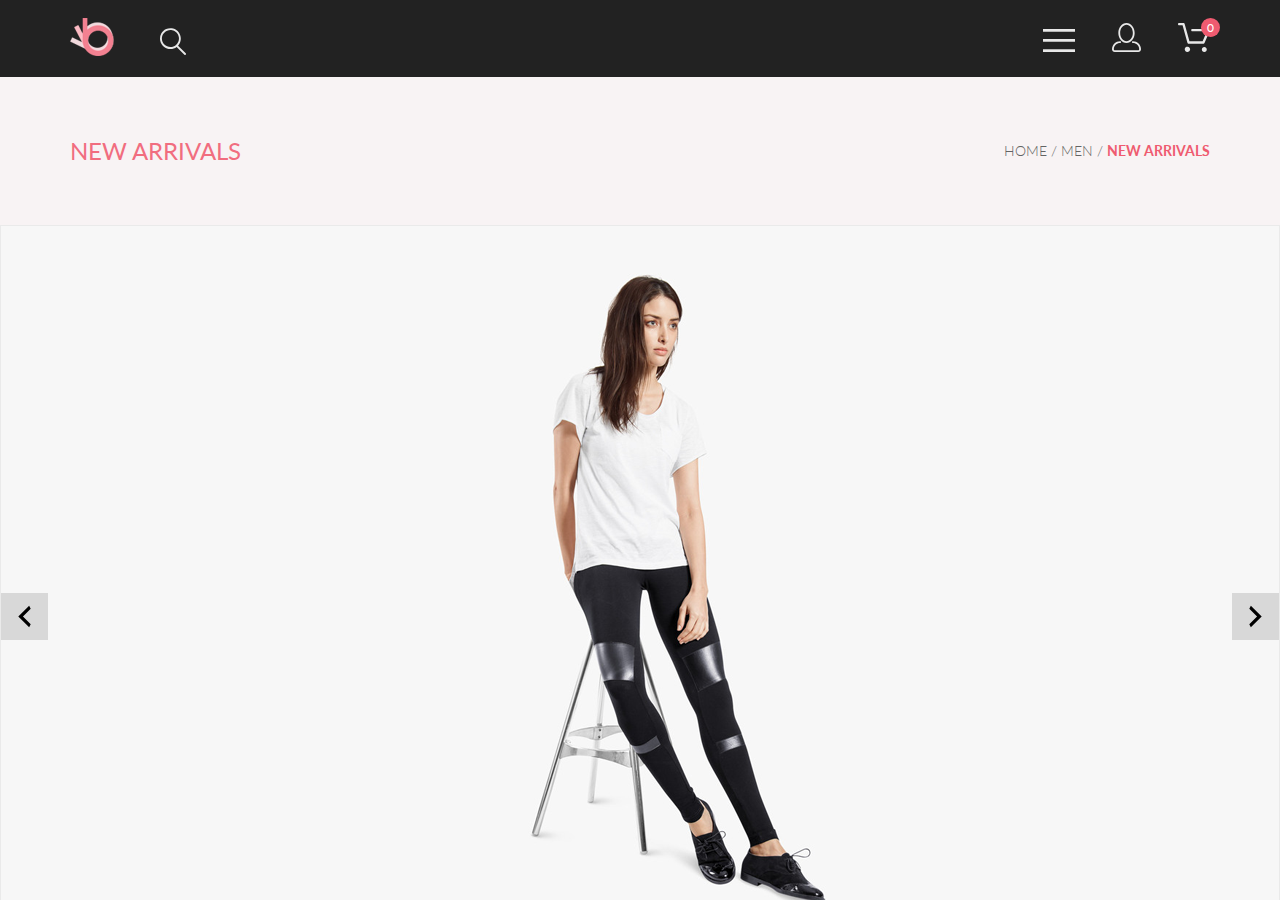
<file: product.html>
<!DOCTYPE html>
<html lang="en">

<head>
    <meta charset="UTF-8">
    <meta http-equiv="X-UA-Compatible" content="IE=edge">
    <meta name="viewport" content="width=device-width, initial-scale=1.0">
    <title>Document</title>
    <link rel="stylesheet" href="./css/style.css">
</head>

<body>
    <div class="main-content">
        <header class="header">
            <div class="container header__box">
                <div class="header__left-section">
                    <a class="header__item-left" href="./index.html"><img src="./img/logo.png" alt="logo"></a>
                    <a class="header__item-left" href="#">
                        <svg class="header__item-left" width="27" height="28" viewBox="0 0 27 28" fill="#E8E8E8" xmlns="http://www.w3.org/2000/svg">
                            <path d="M19.0589 17.6251C20.6705 15.865 21.6275 13.6039 21.769 11.2216C21.9106 8.83932 21.2281 6.48088 19.8362 4.54232C18.4443 2.60377 16.4278 1.20318 14.1252 0.575765C11.8227 -0.0516554 9.37437 0.132305 7.19143 1.09675C5.0085 2.0612 3.22389 3.74739 2.1373 5.87217C1.05071 7.99695 0.728322 10.4309 1.22426 12.7653C1.72021 15.0997 3.00428 17.1923 4.86085 18.6919C6.71741 20.1914 9.0334 21.0064 11.4199 21.0001C13.6723 21.0031 15.8638 20.2691 17.6599 18.9101L25.4079 26.7171C25.4934 26.8061 25.5958 26.8772 25.7091 26.9261C25.8225 26.9751 25.9444 27.0009 26.0679 27.0021C26.1916 27.0024 26.314 26.9773 26.4276 26.9283C26.5411 26.8793 26.6434 26.8074 26.7279 26.7171C26.9018 26.5362 26.999 26.295 26.999 26.0441C26.999 25.7931 26.9018 25.5519 26.7279 25.371L19.0589 17.6251ZM2.88589 10.5001C2.89873 8.81477 3.41021 7.17101 4.35586 5.776C5.30151 4.38098 6.63899 3.29715 8.1997 2.66114C9.76042 2.02513 11.4745 1.86542 13.1258 2.20213C14.7772 2.53884 16.2919 3.3569 17.479 4.55319C18.6661 5.74948 19.4725 7.27044 19.7965 8.92433C20.1204 10.5782 19.9475 12.291 19.2995 13.8468C18.6515 15.4026 17.5574 16.7316 16.1551 17.6665C14.7529 18.6014 13.1052 19.1002 11.4199 19.1C9.14843 19.0892 6.97409 18.1775 5.3741 16.5652C3.77412 14.9528 2.87924 12.7715 2.88589 10.5001Z"/>
                        </svg>
                    </a>
                </div>
                <div class="header__right-section">
                    <div class="header__item-right header__item-right--menu">
                        <svg width="32" height="23" viewBox="0 0 32 23" fill="#E8E8E8" xmlns="http://www.w3.org/2000/svg">
                            <path d="M0 23V20.31H32V23H0ZM0 12.76V10.07H32V12.76H0ZM0 2.69V0H32V2.69H0Z" />
                        </svg>
                    </div>
                    <a class="header__item-right" href="./registration.html">
                        <svg class="header__item-right" width="29" height="29" viewBox="0 0 29 29" fill="#E8E8E8"
                            xmlns="http://www.w3.org/2000/svg">
                            <path
                                d="M14.5 19.937C19 19.937 22.656 15.464 22.656 9.968C22.656 4.472 19 0 14.5 0C13.3631 0.0217413 12.2463 0.303398 11.2351 0.823397C10.2239 1.34339 9.34507 2.08794 8.66602 3C7.12663 4.99573 6.30819 7.45381 6.34399 9.974C6.34399 15.465 10 19.937 14.5 19.937ZM14.5 1.813C18 1.813 20.844 5.472 20.844 9.969C20.844 14.466 17.998 18.125 14.5 18.125C11.002 18.125 8.15603 14.465 8.15503 9.969C8.15403 5.473 11 1.813 14.5 1.813ZM20.844 18.125C20.6036 18.125 20.373 18.2205 20.203 18.3905C20.033 18.5605 19.9375 18.7911 19.9375 19.0315C19.9375 19.2719 20.033 19.5025 20.203 19.6725C20.373 19.8425 20.6036 19.938 20.844 19.938C22.526 19.9399 24.1386 20.6088 25.3279 21.7982C26.5172 22.9875 27.1861 24.6 27.188 26.282C27.1875 26.5221 27.0918 26.7523 26.922 26.9221C26.7522 27.0918 26.5221 27.1875 26.282 27.188H2.71997C2.47985 27.1875 2.24975 27.0918 2.07996 26.9221C1.91016 26.7523 1.81449 26.5221 1.81396 26.282C1.81608 24.6001 2.48517 22.9877 3.67444 21.7985C4.86371 20.6092 6.47608 19.9401 8.15796 19.938C8.39824 19.938 8.62868 19.8425 8.79858 19.6726C8.96849 19.5027 9.06396 19.2723 9.06396 19.032C9.06396 18.7917 8.96849 18.5613 8.79858 18.3914C8.62868 18.2215 8.39824 18.126 8.15796 18.126C5.99541 18.1279 3.92201 18.9875 2.39258 20.5164C0.863144 22.0453 0.00264777 24.1185 0 26.281C0.000794067 27.0019 0.287502 27.693 0.797241 28.2027C1.30698 28.7125 1.99811 28.9992 2.71899 29H26.282C27.0027 28.9989 27.6936 28.7121 28.2031 28.2024C28.7126 27.6927 28.9992 27.0017 29 26.281C28.9974 24.1187 28.1372 22.0457 26.6083 20.5168C25.0793 18.9878 23.0063 18.1276 20.844 18.125Z" />
                        </svg>
                    </a>
                    <a class="header__item-right header__item-right--basket" href="./shopping-cart.html">
                        <svg width="32" height="29" viewBox="0 0 32 29" fill="#E8E8E8" xmlns="http://www.w3.org/2000/svg">
                            <path
                                d="M26.2 29C25.5522 28.9738 24.9405 28.6948 24.4962 28.2227C24.0519 27.7506 23.8104 27.1232 23.8235 26.475C23.8366 25.8269 24.1033 25.2097 24.5663 24.7559C25.0293 24.3022 25.6518 24.048 26.3 24.048C26.9483 24.048 27.5707 24.3022 28.0337 24.7559C28.4967 25.2097 28.7634 25.8269 28.7765 26.475C28.7896 27.1232 28.5481 27.7506 28.1038 28.2227C27.6594 28.6948 27.0478 28.9738 26.4 29H26.2ZM6.75195 26.32C6.75195 25.79 6.90913 25.2718 7.20361 24.8311C7.4981 24.3904 7.91667 24.0469 8.40637 23.844C8.89608 23.6412 9.43497 23.5881 9.95483 23.6915C10.4747 23.7949 10.9522 24.0502 11.327 24.425C11.7018 24.7998 11.9571 25.2773 12.0605 25.7972C12.164 26.317 12.1108 26.8559 11.908 27.3456C11.7051 27.8353 11.3616 28.2539 10.9209 28.5483C10.4802 28.8428 9.96206 29 9.43201 29C9.0799 29.0003 8.73114 28.9311 8.40576 28.7966C8.08038 28.662 7.78472 28.4646 7.53564 28.2158C7.28657 27.9669 7.08903 27.6713 6.95422 27.3461C6.81942 27.0208 6.75 26.6721 6.75 26.32H6.75195ZM10.552 20.686C10.2926 20.6868 10.04 20.6024 9.83313 20.4457C9.62629 20.2891 9.47661 20.0689 9.40698 19.819L4.57397 2.36401H1.18103C0.867544 2.36401 0.566883 2.23947 0.345215 2.01781C0.123547 1.79614 -0.000976562 1.49549 -0.000976562 1.18201C-0.000976562 0.868519 0.123547 0.567873 0.345215 0.346205C0.566883 0.124537 0.867544 5.81268e-06 1.18103 5.81268e-06H5.46204C5.72153 -0.00080736 5.97406 0.0837201 6.18079 0.240568C6.38751 0.397416 6.53686 0.617884 6.60596 0.868006L11.439 18.323H24.6169L29 8.27501H14.4C14.2418 8.27961 14.0844 8.25242 13.9369 8.19507C13.7894 8.13771 13.6549 8.05134 13.5414 7.94108C13.4279 7.83082 13.3376 7.69891 13.276 7.55315C13.2144 7.40739 13.1826 7.25075 13.1826 7.0925C13.1826 6.93426 13.2144 6.77762 13.276 6.63186C13.3376 6.4861 13.4279 6.35419 13.5414 6.24393C13.6549 6.13367 13.7894 6.0473 13.9369 5.98994C14.0844 5.93259 14.2418 5.90541 14.4 5.91001H30.813C31.0087 5.90996 31.2013 5.95866 31.3734 6.05172C31.5456 6.14478 31.6918 6.27926 31.799 6.44301C31.9068 6.60729 31.9724 6.79569 31.9899 6.99145C32.0073 7.18721 31.9762 7.38424 31.899 7.565L26.494 19.977C26.4016 20.1876 26.25 20.3668 26.0575 20.4927C25.865 20.6186 25.64 20.6858 25.41 20.686H10.552Z" />
                        </svg>
                        <span class="header__basket-count">0</span>
                    </a>
                </div>
            </div>
            <nav class="menu">
                <div class="menu__cover">
                    <p class="menu__title">MENU</p>
                    <details class="menu__item" open>
                        <summary class="menu__category">MAN</summary>
                        <ul>
                            <li><a href="#">Accessories</a></li>
                            <li><a href="#">Bags</a></li>
                            <li><a href="#">Denim</a></li>
                            <li><a href="#">T-Shirts</a></li>
                        </ul>
                    </details>
        
                    <details class="menu__item" open>
                        <summary class="menu__category">WOMAN</summary>
                        <ul>
                            <li><a href="#">Accessories</a></li>
                            <li><a href="#">Jackets & Coats</a></li>
                            <li><a href="#">Polos</a></li>
                            <li><a href="#">T-Shirts</a></li>
                            <li><a href="#">Shirts</a></li>
                        </ul>
                    </details>
        
                    <details class="menu__item" open>
                        <summary class="menu__category">KIDS</summary>
                        <ul>
                            <li><a href="#">Accessories</a></li>
                            <li><a href="#">Jackets & Coats</a></li>
                            <li><a href="#">Polos</a></li>
                            <li><a href="#">T-Shirts</a></li>
                            <li><a href="#">Shirts</a></li>
                            <li><a href="#">Bags</a></li>
                        </ul>
                    </details>
                    <button class="menu__btn-close">
                        <svg width="13" height="13" viewBox="0 0 13 13" fill="#6F6E6E" xmlns="http://www.w3.org/2000/svg">
                            <path d="M7.4158 6.00409L11.7158 1.71409C11.9041 1.52579 12.0099 1.27039 12.0099 1.00409C12.0099 0.73779 11.9041 0.482395 11.7158 0.294092C11.5275 0.105788 11.2721 0 11.0058 0C10.7395 0 10.4841 0.105788 10.2958 0.294092L6.0058 4.59409L1.7158 0.294092C1.52749 0.105788 1.2721 -1.9841e-09 1.0058 0C0.739497 1.9841e-09 0.484102 0.105788 0.295798 0.294092C0.107495 0.482395 0.0017066 0.73779 0.0017066 1.00409C0.0017066 1.27039 0.107495 1.52579 0.295798 1.71409L4.5958 6.00409L0.295798 10.2941C0.20207 10.3871 0.127676 10.4977 0.0769072 10.6195C0.0261385 10.7414 0 10.8721 0 11.0041C0 11.1361 0.0261385 11.2668 0.0769072 11.3887C0.127676 11.5105 0.20207 11.6211 0.295798 11.7141C0.388761 11.8078 0.499362 11.8822 0.621222 11.933C0.743081 11.9838 0.873786 12.0099 1.0058 12.0099C1.13781 12.0099 1.26852 11.9838 1.39038 11.933C1.51223 11.8822 1.62284 11.8078 1.7158 11.7141L6.0058 7.41409L10.2958 11.7141C10.3888 11.8078 10.4994 11.8822 10.6212 11.933C10.7431 11.9838 10.8738 12.0099 11.0058 12.0099C11.1378 12.0099 11.2685 11.9838 11.3904 11.933C11.5122 11.8822 11.6228 11.8078 11.7158 11.7141C11.8095 11.6211 11.8839 11.5105 11.9347 11.3887C11.9855 11.2668 12.0116 11.1361 12.0116 11.0041C12.0116 10.8721 11.9855 10.7414 11.9347 10.6195C11.8839 10.4977 11.8095 10.3871 11.7158 10.2941L7.4158 6.00409Z"/>
                        </svg>   
                    </button>
                </div>
            </nav>
        </header>

        <main class="product-page">
            <section class="breadcramp">
                <div class="container breadcramp__box">
                    <div class="breadcramp__section">
                        <h2 class="breadcramp__heading">NEW ARRIVALS</h2>
                    </div>
                    <div class="breadcramp__section">
                        <div class="breadcramp__list"><a href="./index.html">HOME</a> / <a href="./catalog.html">MEN</a> / <a href="#">NEW ARRIVALS</a></div>
                    </div>
                </div>
            </section>

            <div class="product-slider">
                <div class="product-slider__button-box">
                    <div class="product-slider__button product-slider__button--left">
                        <svg class="product-slider__button-icon" width="13" height="23" viewBox="0 0 13 23" fill="black"
                            xmlns="http://www.w3.org/2000/svg">
                            <path
                                d="M12.6998 3.7499L4.9498 11.4999L12.6998 19.2499L11.1498 22.3499L0.299805 11.4999L11.1498 0.649902L12.6998 3.7499Z" />
                        </svg>
                    </div>
                    <div class="product-slider__button product-slider__button--right">
                        <svg class="product-slider__button-icon" width="13" height="23" viewBox="0 0 13 23" fill="black"
                            xmlns="http://www.w3.org/2000/svg">
                            <path
                                d="M0.299805 19.2499L8.0498 11.4999L0.299805 3.7499L1.8498 0.649902L12.6998 11.4999L1.8498 22.3499L0.299805 19.2499Z" />
                        </svg>
                    </div>
                </div>
                <div class="container">
                    <div class="product-slider__img-box">
                        <img class="product-slider__img" src="./img/product-img.png" alt="">
                    </div>
                </div>
            </div>

            <section class="product-desc">
                    <div class="product-desc__wrapper">
                        <h3 class="product-desc__heading">WOMEN COLLECTION</h3>
                        <hr class="product-desc__line">
                        <h4 class="product-desc__sub-heading">MOSCHINO CHEAP AND CHIC</h4>
                        <p class="product-desc__text">Compellingly actualize fully researched processes before proactive
                            outsourcing. Progressively syndicate collaborative architectures before cutting-edge
                            services.
                            Completely visualize parallel core competencies rather than exceptional portals.</p>
                        <span class="product-desc__price">$561</span>
                        <hr class="product-desc__line product-desc__line--greey">
                        <ul class="product-desc__sort-list">
                            <li class="product-desc__sort-list-item">
                                <span class="product-desc__sort-title">CHOOSE COLOR</span>
                                <svg width="11" height="6" viewBox="0 0 11 6" fill="none"
                                    xmlns="http://www.w3.org/2000/svg">
                                    <path
                                        d="M5.00214 5.64846C4.83521 5.64879 4.67343 5.59016 4.54488 5.48275L0.258102 1.88021C0.112196 1.75791 0.0204417 1.58217 0.00302325 1.39165C-0.0143952 1.20112 0.0439493 1.01143 0.165221 0.864289C0.286493 0.717149 0.460759 0.624619 0.649682 0.607053C0.838605 0.589487 1.02671 0.648325 1.17262 0.770623L5.00214 3.9985L8.83167 0.885905C8.90475 0.826055 8.98884 0.781361 9.0791 0.754391C9.16937 0.727421 9.26403 0.718707 9.35764 0.72875C9.45126 0.738794 9.54198 0.767396 9.6246 0.812913C9.70722 0.85843 9.7801 0.919965 9.83906 0.993981C9.90449 1.06806 9.95405 1.15498 9.98462 1.24927C10.0152 1.34357 10.0261 1.44321 10.0167 1.54197C10.0073 1.64073 9.97784 1.73646 9.93005 1.82318C9.88227 1.9099 9.81723 1.98573 9.73904 2.04592L5.45225 5.52598C5.32002 5.61641 5.16154 5.65954 5.00214 5.64846Z"
                                        fill="#6F6E6E" />
                                </svg>
                            </li>
                            <li class="product-desc__sort-list-item">
                                <span class="product-desc__sort-title">CHOOSE SIZE</span>
                                <svg width="11" height="6" viewBox="0 0 11 6" fill="none"
                                    xmlns="http://www.w3.org/2000/svg">
                                    <path
                                        d="M5.00214 5.64846C4.83521 5.64879 4.67343 5.59016 4.54488 5.48275L0.258102 1.88021C0.112196 1.75791 0.0204417 1.58217 0.00302325 1.39165C-0.0143952 1.20112 0.0439493 1.01143 0.165221 0.864289C0.286493 0.717149 0.460759 0.624619 0.649682 0.607053C0.838605 0.589487 1.02671 0.648325 1.17262 0.770623L5.00214 3.9985L8.83167 0.885905C8.90475 0.826055 8.98884 0.781361 9.0791 0.754391C9.16937 0.727421 9.26403 0.718707 9.35764 0.72875C9.45126 0.738794 9.54198 0.767396 9.6246 0.812913C9.70722 0.85843 9.7801 0.919965 9.83906 0.993981C9.90449 1.06806 9.95405 1.15498 9.98462 1.24927C10.0152 1.34357 10.0261 1.44321 10.0167 1.54197C10.0073 1.64073 9.97784 1.73646 9.93005 1.82318C9.88227 1.9099 9.81723 1.98573 9.73904 2.04592L5.45225 5.52598C5.32002 5.61641 5.16154 5.65954 5.00214 5.64846Z"
                                        fill="#6F6E6E" />
                                </svg>
                            </li>
                            <li class="product-desc__sort-list-item">
                                <span class="product-desc__sort-title">QUANTITY</span>
                                <svg width="11" height="6" viewBox="0 0 11 6" fill="none"
                                    xmlns="http://www.w3.org/2000/svg">
                                    <path
                                        d="M5.00214 5.64846C4.83521 5.64879 4.67343 5.59016 4.54488 5.48275L0.258102 1.88021C0.112196 1.75791 0.0204417 1.58217 0.00302325 1.39165C-0.0143952 1.20112 0.0439493 1.01143 0.165221 0.864289C0.286493 0.717149 0.460759 0.624619 0.649682 0.607053C0.838605 0.589487 1.02671 0.648325 1.17262 0.770623L5.00214 3.9985L8.83167 0.885905C8.90475 0.826055 8.98884 0.781361 9.0791 0.754391C9.16937 0.727421 9.26403 0.718707 9.35764 0.72875C9.45126 0.738794 9.54198 0.767396 9.6246 0.812913C9.70722 0.85843 9.7801 0.919965 9.83906 0.993981C9.90449 1.06806 9.95405 1.15498 9.98462 1.24927C10.0152 1.34357 10.0261 1.44321 10.0167 1.54197C10.0073 1.64073 9.97784 1.73646 9.93005 1.82318C9.88227 1.9099 9.81723 1.98573 9.73904 2.04592L5.45225 5.52598C5.32002 5.61641 5.16154 5.65954 5.00214 5.64846Z"
                                        fill="#6F6E6E" />
                                </svg>
                            </li>
                        </ul>
                        <button class="product-desc__button">
                            <svg class="product-desc__button-icon" width="27" height="25" viewBox="0 0 27 25"
                                fill="none" xmlns="http://www.w3.org/2000/svg">
                                <path
                                    d="M5.49847 22.185C5.50635 21.752 5.64091 21.3309 5.88519 20.9748C6.12947 20.6186 6.47261 20.3431 6.87158 20.1828C7.27055 20.0226 7.7076 19.9848 8.12781 20.0741C8.54802 20.1635 8.93269 20.376 9.23358 20.685C9.53447 20.994 9.73817 21.3857 9.81909 21.811C9.90002 22.2363 9.85453 22.6763 9.68842 23.0756C9.52231 23.475 9.24296 23.8161 8.88538 24.0559C8.52779 24.2957 8.10791 24.4237 7.67847 24.4237C7.38955 24.4211 7.10399 24.3611 6.83807 24.2472C6.57216 24.1333 6.3311 23.9676 6.12866 23.7597C5.92623 23.5518 5.76639 23.3057 5.65826 23.0355C5.55013 22.7653 5.49584 22.4763 5.49847 22.185ZM21.3045 24.4237C20.8711 24.4303 20.4453 24.3087 20.0797 24.074C19.7141 23.8393 19.4247 23.5017 19.2471 23.103C19.0696 22.7042 19.0117 22.2618 19.0806 21.8303C19.1496 21.3988 19.3423 20.9971 19.6351 20.6748C19.9278 20.3524 20.3077 20.1236 20.728 20.0165C21.1482 19.9095 21.5903 19.929 21.9997 20.0724C22.4091 20.2159 22.7679 20.4771 23.0317 20.8238C23.2956 21.1706 23.453 21.5877 23.4845 22.0236C23.5269 22.6155 23.3369 23.2004 22.9555 23.6523C22.7706 23.8745 22.5436 24.0574 22.2877 24.1901C22.0319 24.3227 21.7524 24.4025 21.4655 24.4247L21.3045 24.4237ZM8.59351 17.4855C8.38116 17.4851 8.17488 17.414 8.00671 17.2833C7.83855 17.1525 7.71792 16.9694 7.66351 16.7624L3.73651 2.19527H0.978516C0.719001 2.19527 0.470064 2.09128 0.28656 1.90622C0.103056 1.72116 0 1.47018 0 1.20847C0 0.946764 0.103056 0.695782 0.28656 0.510726C0.470064 0.325669 0.719001 0.22168 0.978516 0.22168H4.45752C4.66982 0.222254 4.876 0.293463 5.04413 0.424184C5.21226 0.554905 5.33295 0.737883 5.38751 0.944787L9.31451 15.5119H20.0185L23.5765 7.12665H11.7185C11.459 7.12665 11.2101 7.02266 11.0266 6.83761C10.8431 6.65255 10.74 6.40157 10.74 6.13986C10.74 5.87815 10.8431 5.62717 11.0266 5.44211C11.2101 5.25705 11.459 5.15306 11.7185 5.15306H25.0535C25.2131 5.15352 25.3701 5.19451 25.5099 5.27223C25.6497 5.34995 25.7679 5.46195 25.8535 5.59784C25.9413 5.73569 25.9945 5.89303 26.0084 6.05627C26.0224 6.21951 25.9966 6.38368 25.9335 6.53465L21.5425 16.8935C21.469 17.0684 21.3462 17.2177 21.1895 17.3229C21.0327 17.4281 20.8488 17.4846 20.6605 17.4855H8.59351Z"
                                    fill="#EF5B70" />
                            </svg>
                            <span class="product-desc__button-text">Add to Cart</span>
                        </button>
                    </div>
            </section>

            <div class="products">
                <div class="container product-page__card-box">
                    <div class="products-cards">
                        <article class="products-cards__item">
                            <div class="products-cards__img-box">
                                <div class="products-cards__add-cart">
                                    <button class="products-cards__hidden-button">
                                        <svg width="27" height="25" viewBox="0 0 27 25"
                                            xmlns="http://www.w3.org/2000/svg">
                                            <path class="products-cards__cart-icon"
                                                d="M21.876 22.2662C21.921 22.2549 21.9423 22.2339 21.96 22.2129C21.9678 22.2037 21.9756 22.1946 21.9835 22.1855C22.02 22.1438 22.0233 22.0553 22.0224 22.0105C22.0092 21.9044 21.9185 21.8315 21.8412 21.8315C21.8375 21.8315 21.8336 21.8317 21.8312 21.8318C21.7531 21.8372 21.6653 21.9409 21.6719 22.0625C21.6813 22.1793 21.7675 22.2662 21.8392 22.2662H21.876ZM8.21954 22.2599C8.31873 22.2599 8.39935 22.1655 8.39935 22.0496C8.39935 21.9341 8.31873 21.8401 8.21954 21.8401C8.12042 21.8401 8.03973 21.9341 8.03973 22.0496C8.03973 22.1655 8.12042 22.2599 8.21954 22.2599ZM21.9995 24.2662C21.9517 24.2662 21.8878 24.2662 21.8392 24.2662C20.7017 24.2662 19.7567 23.3545 19.6765 22.198C19.5964 20.9929 20.4937 19.9183 21.6953 19.8364C21.7441 19.8331 21.7928 19.8315 21.8412 19.8315C22.9799 19.8315 23.9413 20.7324 24.019 21.8884C24.0505 22.4915 23.8741 23.0612 23.4898 23.5012C23.1055 23.9575 22.5764 24.2177 21.9995 24.2662ZM8.21954 24.2599C7.01532 24.2599 6.03973 23.2709 6.03973 22.0496C6.03973 20.8291 7.01532 19.8401 8.21954 19.8401C9.42371 19.8401 10.3994 20.8291 10.3994 22.0496C10.3994 23.2709 9.42371 24.2599 8.21954 24.2599ZM21.1984 17.3938H9.13306C8.70013 17.3938 8.31586 17.1005 8.20331 16.6775L4.27753 2.24768H1.52173C0.993408 2.24768 0.560547 1.80859 0.560547 1.27039C0.560547 0.733032 0.993408 0.292969 1.52173 0.292969H4.99933C5.43134 0.292969 5.81561 0.586304 5.9281 1.01025L9.85394 15.4391H20.5576L24.1144 7.13379H12.2578C11.7286 7.13379 11.2957 6.69373 11.2957 6.15649C11.2957 5.61914 11.7286 5.17908 12.2578 5.17908H25.5886C25.9091 5.17908 26.2141 5.34192 26.3896 5.61914C26.566 5.89539 26.5984 6.23743 26.4697 6.547L22.0795 16.807C21.9193 17.1653 21.5827 17.3938 21.1984 17.3938Z"
                                                fill="white" />
                                        </svg>
                                        <span class="products-cards__text-button">Add to Cart</span>
                                    </button>
                                </div>
                                <img class="products-cards__img" src="./img/card_4.jpg" alt="">
                            </div>
                            <div class="products-cards__description">
                                <a href="#">
                                    <h3 class="products-cards__heading">ELLERY X M'O CAPSULE</h3>
                                </a>
                                <p class="products-cards__sub-heading">Known for her sculptural takes on traditional
                                    tailoring,
                                    Australian arbiter of cool Kym Ellery teams up with Moda Operandi.</p>
                                <strong class="products-cards__price">$52.00</strong>
                            </div>
                        </article>

                        <article class="products-cards__item">
                            <div class="products-cards__img-box">
                                <div class="products-cards__add-cart">
                                    <button class="products-cards__hidden-button">
                                        <svg width="27" height="25" viewBox="0 0 27 25"
                                            xmlns="http://www.w3.org/2000/svg">
                                            <path class="products-cards__cart-icon"
                                                d="M21.876 22.2662C21.921 22.2549 21.9423 22.2339 21.96 22.2129C21.9678 22.2037 21.9756 22.1946 21.9835 22.1855C22.02 22.1438 22.0233 22.0553 22.0224 22.0105C22.0092 21.9044 21.9185 21.8315 21.8412 21.8315C21.8375 21.8315 21.8336 21.8317 21.8312 21.8318C21.7531 21.8372 21.6653 21.9409 21.6719 22.0625C21.6813 22.1793 21.7675 22.2662 21.8392 22.2662H21.876ZM8.21954 22.2599C8.31873 22.2599 8.39935 22.1655 8.39935 22.0496C8.39935 21.9341 8.31873 21.8401 8.21954 21.8401C8.12042 21.8401 8.03973 21.9341 8.03973 22.0496C8.03973 22.1655 8.12042 22.2599 8.21954 22.2599ZM21.9995 24.2662C21.9517 24.2662 21.8878 24.2662 21.8392 24.2662C20.7017 24.2662 19.7567 23.3545 19.6765 22.198C19.5964 20.9929 20.4937 19.9183 21.6953 19.8364C21.7441 19.8331 21.7928 19.8315 21.8412 19.8315C22.9799 19.8315 23.9413 20.7324 24.019 21.8884C24.0505 22.4915 23.8741 23.0612 23.4898 23.5012C23.1055 23.9575 22.5764 24.2177 21.9995 24.2662ZM8.21954 24.2599C7.01532 24.2599 6.03973 23.2709 6.03973 22.0496C6.03973 20.8291 7.01532 19.8401 8.21954 19.8401C9.42371 19.8401 10.3994 20.8291 10.3994 22.0496C10.3994 23.2709 9.42371 24.2599 8.21954 24.2599ZM21.1984 17.3938H9.13306C8.70013 17.3938 8.31586 17.1005 8.20331 16.6775L4.27753 2.24768H1.52173C0.993408 2.24768 0.560547 1.80859 0.560547 1.27039C0.560547 0.733032 0.993408 0.292969 1.52173 0.292969H4.99933C5.43134 0.292969 5.81561 0.586304 5.9281 1.01025L9.85394 15.4391H20.5576L24.1144 7.13379H12.2578C11.7286 7.13379 11.2957 6.69373 11.2957 6.15649C11.2957 5.61914 11.7286 5.17908 12.2578 5.17908H25.5886C25.9091 5.17908 26.2141 5.34192 26.3896 5.61914C26.566 5.89539 26.5984 6.23743 26.4697 6.547L22.0795 16.807C21.9193 17.1653 21.5827 17.3938 21.1984 17.3938Z"
                                                fill="white" />
                                        </svg>
                                        <span class="products-cards__text-button">Add to Cart</span>
                                    </button>
                                </div>
                                <img class="products-cards__img" src="./img/card_3.jpg" alt="">
                            </div>
                            <div class="products-cards__description">
                                <a href="#">
                                    <h3 class="products-cards__heading">ELLERY X M'O CAPSULE</h3>
                                </a>
                                <p class="products-cards__sub-heading">Known for her sculptural takes on traditional
                                    tailoring,
                                    Australian arbiter of cool Kym Ellery teams up with Moda Operandi.</p>
                                <strong class="products-cards__price">$52.00</strong>
                            </div>
                        </article>

                        <article class="products-cards__item">
                            <div class="products-cards__img-box">
                                <div class="products-cards__add-cart">
                                    <button class="products-cards__hidden-button">
                                        <svg width="27" height="25" viewBox="0 0 27 25"
                                            xmlns="http://www.w3.org/2000/svg">
                                            <path class="products-cards__cart-icon"
                                                d="M21.876 22.2662C21.921 22.2549 21.9423 22.2339 21.96 22.2129C21.9678 22.2037 21.9756 22.1946 21.9835 22.1855C22.02 22.1438 22.0233 22.0553 22.0224 22.0105C22.0092 21.9044 21.9185 21.8315 21.8412 21.8315C21.8375 21.8315 21.8336 21.8317 21.8312 21.8318C21.7531 21.8372 21.6653 21.9409 21.6719 22.0625C21.6813 22.1793 21.7675 22.2662 21.8392 22.2662H21.876ZM8.21954 22.2599C8.31873 22.2599 8.39935 22.1655 8.39935 22.0496C8.39935 21.9341 8.31873 21.8401 8.21954 21.8401C8.12042 21.8401 8.03973 21.9341 8.03973 22.0496C8.03973 22.1655 8.12042 22.2599 8.21954 22.2599ZM21.9995 24.2662C21.9517 24.2662 21.8878 24.2662 21.8392 24.2662C20.7017 24.2662 19.7567 23.3545 19.6765 22.198C19.5964 20.9929 20.4937 19.9183 21.6953 19.8364C21.7441 19.8331 21.7928 19.8315 21.8412 19.8315C22.9799 19.8315 23.9413 20.7324 24.019 21.8884C24.0505 22.4915 23.8741 23.0612 23.4898 23.5012C23.1055 23.9575 22.5764 24.2177 21.9995 24.2662ZM8.21954 24.2599C7.01532 24.2599 6.03973 23.2709 6.03973 22.0496C6.03973 20.8291 7.01532 19.8401 8.21954 19.8401C9.42371 19.8401 10.3994 20.8291 10.3994 22.0496C10.3994 23.2709 9.42371 24.2599 8.21954 24.2599ZM21.1984 17.3938H9.13306C8.70013 17.3938 8.31586 17.1005 8.20331 16.6775L4.27753 2.24768H1.52173C0.993408 2.24768 0.560547 1.80859 0.560547 1.27039C0.560547 0.733032 0.993408 0.292969 1.52173 0.292969H4.99933C5.43134 0.292969 5.81561 0.586304 5.9281 1.01025L9.85394 15.4391H20.5576L24.1144 7.13379H12.2578C11.7286 7.13379 11.2957 6.69373 11.2957 6.15649C11.2957 5.61914 11.7286 5.17908 12.2578 5.17908H25.5886C25.9091 5.17908 26.2141 5.34192 26.3896 5.61914C26.566 5.89539 26.5984 6.23743 26.4697 6.547L22.0795 16.807C21.9193 17.1653 21.5827 17.3938 21.1984 17.3938Z"
                                                fill="white" />
                                        </svg>
                                        <span class="products-cards__text-button">Add to Cart</span>
                                    </button>
                                </div>
                                <img class="products-cards__img" src="./img/card_6.jpg" alt="">
                            </div>
                            <div class="products-cards__description">
                                <a href="#">
                                    <h3 class="products-cards__heading">ELLERY X M'O CAPSULE</h3>
                                </a>
                                <p class="products-cards__sub-heading">Known for her sculptural takes on traditional
                                    tailoring,
                                    Australian arbiter of cool Kym Ellery teams up with Moda Operandi.</p>
                                <strong class="products-cards__price">$52.00</strong>
                            </div>
                        </article>
                    </div>
                </div>
            </div>
        </main>

        <footer class="footer">
            <div class="footer-cover">
                <div class="container">
                    <div class="footer-top">
                        <div class="footer-top__section footer-top__section--left">
                            <img class="footer-top__img" src="./img/photo_footer_img.png" alt="photo">
                            <div class="footer-top__text">“Vestibulum quis porttitor dui! Quisque viverra nunc mi, <i>a
                                    pulvinar purus condimentum</i>“</div>
                        </div>
                        <div class="footer-top__section footer-top__section--right">
                            <h3 class="footer-top__heading">SUBSCRIBE<span class="footer-top__sub-heading">FOR OUR
                                    NEWLETTER
                                    AND PROMOTION</span></h3>
                            <form>
                                <fieldset class="footer-top__form-box">
                                    <input class="footer-top__email" type="email" placeholder="Enter Your Email"
                                        pattern="[^@]+@[^@]+\.[a-zA-Z]{2,}" required>
                                    <button class="footer-top__submit">Subscribe</button>
                                </fieldset>
                            </form>
                        </div>
                    </div>
                </div>
            </div>
            <div class="footer-bottom">
                <div class="container footer-bottom__box">
                    <div class="footer-bottom__section">
                        <div class="footer-bottom-copy">© 2021 Brand All Rights Reserved.</div>
                    </div>
                    <div class="footer-bottom__section footer-bottom__section--social-networks">
                        <a class="footer-bottom__item" href="#" target="_blank">
                            <svg width="32" height="32" viewBox="0 0 32 32" fill="none"
                                xmlns="http://www.w3.org/2000/svg">
                                <path class="footer-bottom__item-bg" d="M31.4506 0H0V32H31.4506V0Z" fill="white" />
                                <path class="footer-bottom__item-color"
                                    d="M19.0884 16.28L19.5069 13.616H16.8902V11.8873C16.8902 11.1585 17.2557 10.4481 18.4277 10.4481H19.6172V8.17997C19.6172 8.17997 18.5377 8 17.5056 8C15.3507 8 13.9422 9.27593 13.9422 11.5857V13.616H11.5469V16.28H13.9422V22.72H16.8902V16.28H19.0884Z"
                                    fill="black" />
                            </svg>
                        </a>

                        <a class="footer-bottom__item" href="#" target="_blank">
                            <svg width="33" height="32" viewBox="0 0 33 32" fill="none"
                                xmlns="http://www.w3.org/2000/svg">
                                <path class="footer-bottom__item-bg" d="M32.1889 0H0.738281V32H32.1889V0Z"
                                    fill="white" />
                                <g clip-path="url(#clip0)">
                                    <path class="footer-bottom__item-color"
                                        d="M16.139 12.6816C14.0238 12.6816 12.3177 14.3849 12.3177 16.4966C12.3177 18.6083 14.0238 20.3117 16.139 20.3117C18.2541 20.3117 19.9602 18.6083 19.9602 16.4966C19.9602 14.3849 18.2541 12.6816 16.139 12.6816ZM16.139 18.9769C14.7721 18.9769 13.6547 17.8646 13.6547 16.4966C13.6547 15.1287 14.7688 14.0164 16.139 14.0164C17.5092 14.0164 18.6233 15.1287 18.6233 16.4966C18.6233 17.8646 17.5058 18.9769 16.139 18.9769ZM21.0078 12.5255C21.0078 13.0203 20.6087 13.4154 20.1165 13.4154C19.621 13.4154 19.2252 13.0169 19.2252 12.5255C19.2252 12.0341 19.6243 11.6357 20.1165 11.6357C20.6087 11.6357 21.0078 12.0341 21.0078 12.5255ZM23.5386 13.4287C23.4821 12.2367 23.2094 11.1808 22.3347 10.3109C21.4634 9.44097 20.4058 9.1687 19.2119 9.10894C17.9814 9.03921 14.2932 9.03921 13.0627 9.10894C11.8721 9.16538 10.8145 9.43765 9.93987 10.3076C9.06522 11.1775 8.79584 12.2333 8.73597 13.4253C8.66613 14.6539 8.66613 18.3361 8.73597 19.5646C8.79251 20.7566 9.06522 21.8124 9.93987 22.6824C10.8145 23.5523 11.8688 23.8246 13.0627 23.8843C14.2932 23.9541 17.9814 23.9541 19.2119 23.8843C20.4058 23.8279 21.4634 23.5556 22.3347 22.6824C23.2061 21.8124 23.4788 20.7566 23.5386 19.5646C23.6085 18.3361 23.6085 14.6572 23.5386 13.4287ZM21.949 20.8828C21.6895 21.5335 21.1874 22.0349 20.5322 22.2972C19.5511 22.6857 17.2231 22.596 16.139 22.596C15.0548 22.596 12.7235 22.6824 11.7457 22.2972C11.0939 22.0382 10.5917 21.5369 10.329 20.8828C9.93987 19.9033 10.0297 17.5791 10.0297 16.4966C10.0297 15.4142 9.9432 13.0867 10.329 12.1105C10.5884 11.4597 11.0906 10.9583 11.7457 10.696C12.7268 10.3076 15.0548 10.3972 16.139 10.3972C17.2231 10.3972 19.5545 10.3109 20.5322 10.696C21.184 10.955 21.6862 11.4564 21.949 12.1105C22.3381 13.09 22.2483 15.4142 22.2483 16.4966C22.2483 17.5791 22.3381 19.9066 21.949 20.8828Z"
                                        fill="black" />
                                </g>
                                <defs>
                                    <clipPath id="clip0">
                                        <rect width="14.8991" height="17" fill="white"
                                            transform="translate(8.68555 8)" />
                                    </clipPath>
                                </defs>
                            </svg>
                        </a>

                        <a class="footer-bottom__item" href="#" target="_blank">
                            <svg width="32" height="32" viewBox="0 0 32 32" fill="none"
                                xmlns="http://www.w3.org/2000/svg">
                                <path class="footer-bottom__item-bg" d="M31.9252 0H0.474609V32H31.9252V0Z"
                                    fill="white" />
                                <g clip-path="url(#clip1)">
                                    <path class="footer-bottom__item-color"
                                        d="M16.7403 8.20312C13.5556 8.20312 10.4082 10.3406 10.4082 13.8C10.4082 16 11.6374 17.25 12.3823 17.25C12.6896 17.25 12.8666 16.3875 12.8666 16.1438C12.8666 15.8531 12.1309 15.2344 12.1309 14.025C12.1309 11.5125 14.0305 9.73125 16.4889 9.73125C18.6027 9.73125 20.1671 10.9406 20.1671 13.1625C20.1671 14.8219 19.506 17.9344 17.3642 17.9344C16.5913 17.9344 15.9302 17.3719 15.9302 16.5656C15.9302 15.3844 16.7496 14.2406 16.7496 13.0219C16.7496 10.9531 13.835 11.3281 13.835 13.8281C13.835 14.3531 13.9002 14.9344 14.133 15.4125C13.7046 17.2688 12.8293 20.0344 12.8293 21.9469C12.8293 22.5375 12.9131 23.1188 12.969 23.7094C13.0745 23.8281 13.0218 23.8156 13.1832 23.7563C14.7476 21.6 14.6917 21.1781 15.3994 18.3562C15.7812 19.0875 16.7683 19.4812 17.5505 19.4812C20.8469 19.4812 22.3275 16.2469 22.3275 13.3313C22.3275 10.2281 19.6643 8.20312 16.7403 8.20312Z"
                                        fill="black" />
                                </g>
                                <defs>
                                    <clipPath id="clip1">
                                        <rect width="11.9193" height="16" fill="white"
                                            transform="translate(10.4082 8)" />
                                    </clipPath>
                                </defs>
                            </svg>
                        </a>

                        <a class="footer-bottom__item" href="#" target="_blank">
                            <svg width="32" height="32" viewBox="0 0 32 32" fill="none"
                                xmlns="http://www.w3.org/2000/svg">
                                <path class="footer-bottom__item-bg" d="M31.6635 0H0.212891V32H31.6635V0Z"
                                    fill="white" />
                                <g clip-path="url(#clip2)">
                                    <path class="footer-bottom__item-color"
                                        d="M22.417 12.7405C22.427 12.8826 22.427 13.0248 22.427 13.1669C22.427 17.5019 19.1498 22.4969 13.1599 22.4969C11.3145 22.4969 9.60022 21.9588 8.1582 21.0248C8.4204 21.0552 8.67247 21.0654 8.94475 21.0654C10.4674 21.0654 11.8691 20.5476 12.9884 19.6644C11.5565 19.6339 10.3565 18.6898 9.94305 17.3903C10.1447 17.4207 10.3464 17.441 10.5582 17.441C10.8506 17.441 11.1431 17.4004 11.4153 17.3294C9.92291 17.0248 8.80355 15.705 8.80355 14.1111V14.0705C9.23715 14.3141 9.74139 14.4664 10.2758 14.4867C9.39849 13.8979 8.82373 12.8928 8.82373 11.7557C8.82373 11.1466 8.98504 10.5882 9.26741 10.1009C10.8708 12.0908 13.2809 13.3902 15.9833 13.5324C15.9329 13.2887 15.9027 13.035 15.9027 12.7811C15.9027 10.974 17.3548 9.50195 19.1598 9.50195C20.0976 9.50195 20.9446 9.89789 21.5396 10.5375C22.2757 10.3954 22.9816 10.1212 23.6068 9.74561C23.3648 10.507 22.8505 11.1466 22.1749 11.5527C22.8304 11.4817 23.4657 11.2989 24.0505 11.0451C23.6069 11.6948 23.0522 12.2735 22.417 12.7405Z"
                                        fill="black" />
                                </g>
                                <defs>
                                    <clipPath id="clip2">
                                        <rect width="15.8924" height="16" fill="white"
                                            transform="translate(8.1582 8)" />
                                    </clipPath>
                                </defs>
                            </svg>
                        </a>
                    </div>
                </div>
            </div>
        </footer>
    </div>
    <script src="./script.js"></script>
</body>

</html>
</file>
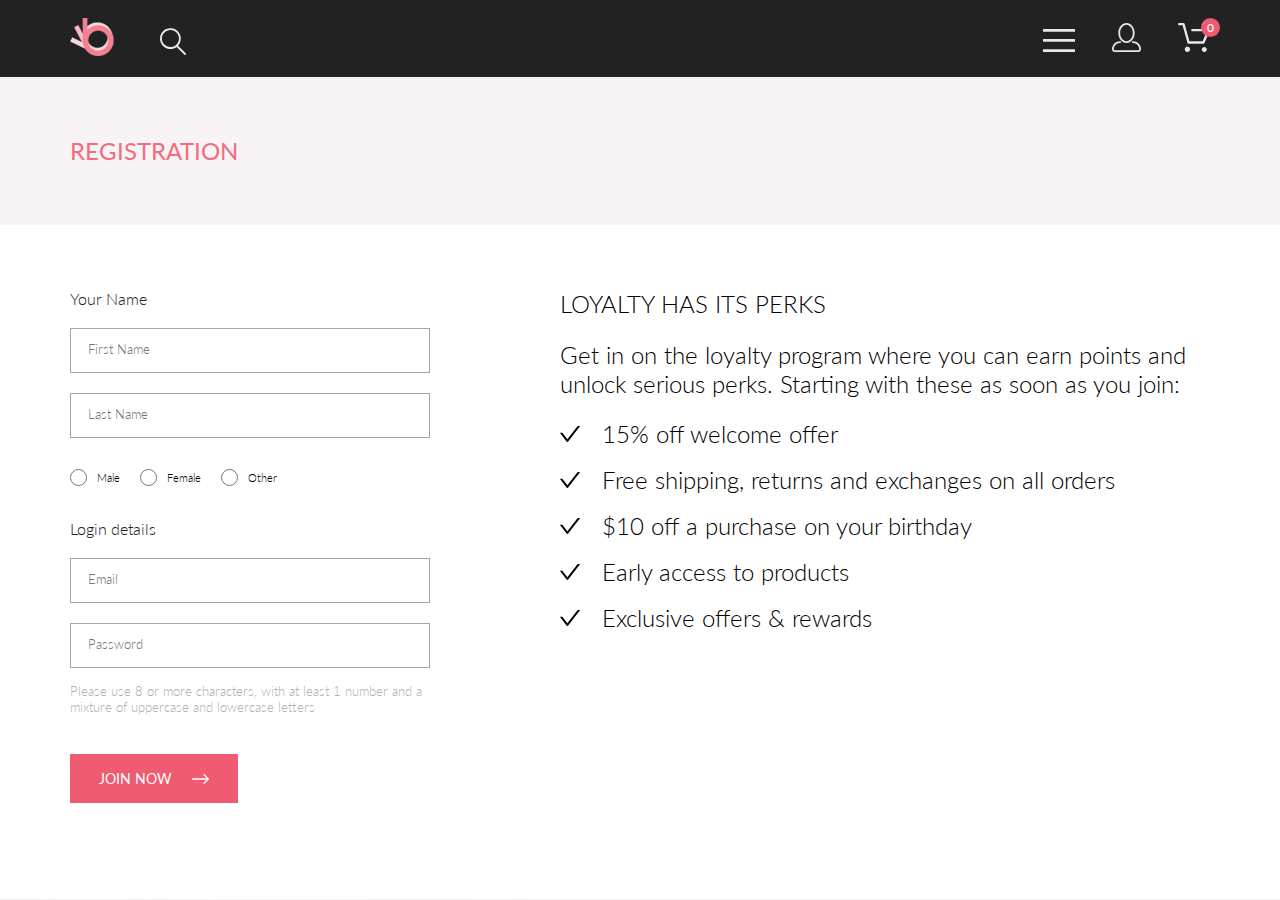
<file: registration.html>
<!DOCTYPE html>
<html lang="en">

<head>
    <meta charset="UTF-8">
    <meta http-equiv="X-UA-Compatible" content="IE=edge">
    <meta name="viewport" content="width=device-width, initial-scale=1.0">
    <title>Shop</title>
    <link rel="stylesheet" href="./css/style.css">
</head>

<body>
    <div class="main-content">

        <header class="header">
            <div class="container header__box">
                <div class="header__left-section">
                    <a class="header__item-left" href="./index.html"><img src="./img/logo.png" alt="logo"></a>
                    <a class="header__item-left" href="#">
                        <svg class="header__item-left" width="27" height="28" viewBox="0 0 27 28" fill="#E8E8E8" xmlns="http://www.w3.org/2000/svg">
                            <path d="M19.0589 17.6251C20.6705 15.865 21.6275 13.6039 21.769 11.2216C21.9106 8.83932 21.2281 6.48088 19.8362 4.54232C18.4443 2.60377 16.4278 1.20318 14.1252 0.575765C11.8227 -0.0516554 9.37437 0.132305 7.19143 1.09675C5.0085 2.0612 3.22389 3.74739 2.1373 5.87217C1.05071 7.99695 0.728322 10.4309 1.22426 12.7653C1.72021 15.0997 3.00428 17.1923 4.86085 18.6919C6.71741 20.1914 9.0334 21.0064 11.4199 21.0001C13.6723 21.0031 15.8638 20.2691 17.6599 18.9101L25.4079 26.7171C25.4934 26.8061 25.5958 26.8772 25.7091 26.9261C25.8225 26.9751 25.9444 27.0009 26.0679 27.0021C26.1916 27.0024 26.314 26.9773 26.4276 26.9283C26.5411 26.8793 26.6434 26.8074 26.7279 26.7171C26.9018 26.5362 26.999 26.295 26.999 26.0441C26.999 25.7931 26.9018 25.5519 26.7279 25.371L19.0589 17.6251ZM2.88589 10.5001C2.89873 8.81477 3.41021 7.17101 4.35586 5.776C5.30151 4.38098 6.63899 3.29715 8.1997 2.66114C9.76042 2.02513 11.4745 1.86542 13.1258 2.20213C14.7772 2.53884 16.2919 3.3569 17.479 4.55319C18.6661 5.74948 19.4725 7.27044 19.7965 8.92433C20.1204 10.5782 19.9475 12.291 19.2995 13.8468C18.6515 15.4026 17.5574 16.7316 16.1551 17.6665C14.7529 18.6014 13.1052 19.1002 11.4199 19.1C9.14843 19.0892 6.97409 18.1775 5.3741 16.5652C3.77412 14.9528 2.87924 12.7715 2.88589 10.5001Z"/>
                        </svg>
                    </a>
                </div>
                <div class="header__right-section">
                    <div class="header__item-right header__item-right--menu">
                        <svg width="32" height="23" viewBox="0 0 32 23" fill="#E8E8E8" xmlns="http://www.w3.org/2000/svg">
                            <path d="M0 23V20.31H32V23H0ZM0 12.76V10.07H32V12.76H0ZM0 2.69V0H32V2.69H0Z" />
                        </svg>
                    </div>
                    <a class="header__item-right" href="./registration.html">
                        <svg class="header__item-right" width="29" height="29" viewBox="0 0 29 29" fill="#E8E8E8"
                            xmlns="http://www.w3.org/2000/svg">
                            <path
                                d="M14.5 19.937C19 19.937 22.656 15.464 22.656 9.968C22.656 4.472 19 0 14.5 0C13.3631 0.0217413 12.2463 0.303398 11.2351 0.823397C10.2239 1.34339 9.34507 2.08794 8.66602 3C7.12663 4.99573 6.30819 7.45381 6.34399 9.974C6.34399 15.465 10 19.937 14.5 19.937ZM14.5 1.813C18 1.813 20.844 5.472 20.844 9.969C20.844 14.466 17.998 18.125 14.5 18.125C11.002 18.125 8.15603 14.465 8.15503 9.969C8.15403 5.473 11 1.813 14.5 1.813ZM20.844 18.125C20.6036 18.125 20.373 18.2205 20.203 18.3905C20.033 18.5605 19.9375 18.7911 19.9375 19.0315C19.9375 19.2719 20.033 19.5025 20.203 19.6725C20.373 19.8425 20.6036 19.938 20.844 19.938C22.526 19.9399 24.1386 20.6088 25.3279 21.7982C26.5172 22.9875 27.1861 24.6 27.188 26.282C27.1875 26.5221 27.0918 26.7523 26.922 26.9221C26.7522 27.0918 26.5221 27.1875 26.282 27.188H2.71997C2.47985 27.1875 2.24975 27.0918 2.07996 26.9221C1.91016 26.7523 1.81449 26.5221 1.81396 26.282C1.81608 24.6001 2.48517 22.9877 3.67444 21.7985C4.86371 20.6092 6.47608 19.9401 8.15796 19.938C8.39824 19.938 8.62868 19.8425 8.79858 19.6726C8.96849 19.5027 9.06396 19.2723 9.06396 19.032C9.06396 18.7917 8.96849 18.5613 8.79858 18.3914C8.62868 18.2215 8.39824 18.126 8.15796 18.126C5.99541 18.1279 3.92201 18.9875 2.39258 20.5164C0.863144 22.0453 0.00264777 24.1185 0 26.281C0.000794067 27.0019 0.287502 27.693 0.797241 28.2027C1.30698 28.7125 1.99811 28.9992 2.71899 29H26.282C27.0027 28.9989 27.6936 28.7121 28.2031 28.2024C28.7126 27.6927 28.9992 27.0017 29 26.281C28.9974 24.1187 28.1372 22.0457 26.6083 20.5168C25.0793 18.9878 23.0063 18.1276 20.844 18.125Z" />
                        </svg>
                    </a>
                    <a class="header__item-right header__item-right--basket" href="./shopping-cart.html">
                        <svg width="32" height="29" viewBox="0 0 32 29" fill="#E8E8E8" xmlns="http://www.w3.org/2000/svg">
                            <path
                                d="M26.2 29C25.5522 28.9738 24.9405 28.6948 24.4962 28.2227C24.0519 27.7506 23.8104 27.1232 23.8235 26.475C23.8366 25.8269 24.1033 25.2097 24.5663 24.7559C25.0293 24.3022 25.6518 24.048 26.3 24.048C26.9483 24.048 27.5707 24.3022 28.0337 24.7559C28.4967 25.2097 28.7634 25.8269 28.7765 26.475C28.7896 27.1232 28.5481 27.7506 28.1038 28.2227C27.6594 28.6948 27.0478 28.9738 26.4 29H26.2ZM6.75195 26.32C6.75195 25.79 6.90913 25.2718 7.20361 24.8311C7.4981 24.3904 7.91667 24.0469 8.40637 23.844C8.89608 23.6412 9.43497 23.5881 9.95483 23.6915C10.4747 23.7949 10.9522 24.0502 11.327 24.425C11.7018 24.7998 11.9571 25.2773 12.0605 25.7972C12.164 26.317 12.1108 26.8559 11.908 27.3456C11.7051 27.8353 11.3616 28.2539 10.9209 28.5483C10.4802 28.8428 9.96206 29 9.43201 29C9.0799 29.0003 8.73114 28.9311 8.40576 28.7966C8.08038 28.662 7.78472 28.4646 7.53564 28.2158C7.28657 27.9669 7.08903 27.6713 6.95422 27.3461C6.81942 27.0208 6.75 26.6721 6.75 26.32H6.75195ZM10.552 20.686C10.2926 20.6868 10.04 20.6024 9.83313 20.4457C9.62629 20.2891 9.47661 20.0689 9.40698 19.819L4.57397 2.36401H1.18103C0.867544 2.36401 0.566883 2.23947 0.345215 2.01781C0.123547 1.79614 -0.000976562 1.49549 -0.000976562 1.18201C-0.000976562 0.868519 0.123547 0.567873 0.345215 0.346205C0.566883 0.124537 0.867544 5.81268e-06 1.18103 5.81268e-06H5.46204C5.72153 -0.00080736 5.97406 0.0837201 6.18079 0.240568C6.38751 0.397416 6.53686 0.617884 6.60596 0.868006L11.439 18.323H24.6169L29 8.27501H14.4C14.2418 8.27961 14.0844 8.25242 13.9369 8.19507C13.7894 8.13771 13.6549 8.05134 13.5414 7.94108C13.4279 7.83082 13.3376 7.69891 13.276 7.55315C13.2144 7.40739 13.1826 7.25075 13.1826 7.0925C13.1826 6.93426 13.2144 6.77762 13.276 6.63186C13.3376 6.4861 13.4279 6.35419 13.5414 6.24393C13.6549 6.13367 13.7894 6.0473 13.9369 5.98994C14.0844 5.93259 14.2418 5.90541 14.4 5.91001H30.813C31.0087 5.90996 31.2013 5.95866 31.3734 6.05172C31.5456 6.14478 31.6918 6.27926 31.799 6.44301C31.9068 6.60729 31.9724 6.79569 31.9899 6.99145C32.0073 7.18721 31.9762 7.38424 31.899 7.565L26.494 19.977C26.4016 20.1876 26.25 20.3668 26.0575 20.4927C25.865 20.6186 25.64 20.6858 25.41 20.686H10.552Z" />
                        </svg>
                        <span class="header__basket-count">0</span>
                    </a>
                </div>
            </div>
            <nav class="menu">
                <div class="menu__cover">
                    <p class="menu__title">MENU</p>
                    <details class="menu__item" open>
                        <summary class="menu__category">MAN</summary>
                        <ul>
                            <li><a href="#">Accessories</a></li>
                            <li><a href="#">Bags</a></li>
                            <li><a href="#">Denim</a></li>
                            <li><a href="#">T-Shirts</a></li>
                        </ul>
                    </details>
        
                    <details class="menu__item" open>
                        <summary class="menu__category">WOMAN</summary>
                        <ul>
                            <li><a href="#">Accessories</a></li>
                            <li><a href="#">Jackets & Coats</a></li>
                            <li><a href="#">Polos</a></li>
                            <li><a href="#">T-Shirts</a></li>
                            <li><a href="#">Shirts</a></li>
                        </ul>
                    </details>
        
                    <details class="menu__item" open>
                        <summary class="menu__category">KIDS</summary>
                        <ul>
                            <li><a href="#">Accessories</a></li>
                            <li><a href="#">Jackets & Coats</a></li>
                            <li><a href="#">Polos</a></li>
                            <li><a href="#">T-Shirts</a></li>
                            <li><a href="#">Shirts</a></li>
                            <li><a href="#">Bags</a></li>
                        </ul>
                    </details>
                    <button class="menu__btn-close">
                        <svg width="13" height="13" viewBox="0 0 13 13" fill="#6F6E6E" xmlns="http://www.w3.org/2000/svg">
                            <path d="M7.4158 6.00409L11.7158 1.71409C11.9041 1.52579 12.0099 1.27039 12.0099 1.00409C12.0099 0.73779 11.9041 0.482395 11.7158 0.294092C11.5275 0.105788 11.2721 0 11.0058 0C10.7395 0 10.4841 0.105788 10.2958 0.294092L6.0058 4.59409L1.7158 0.294092C1.52749 0.105788 1.2721 -1.9841e-09 1.0058 0C0.739497 1.9841e-09 0.484102 0.105788 0.295798 0.294092C0.107495 0.482395 0.0017066 0.73779 0.0017066 1.00409C0.0017066 1.27039 0.107495 1.52579 0.295798 1.71409L4.5958 6.00409L0.295798 10.2941C0.20207 10.3871 0.127676 10.4977 0.0769072 10.6195C0.0261385 10.7414 0 10.8721 0 11.0041C0 11.1361 0.0261385 11.2668 0.0769072 11.3887C0.127676 11.5105 0.20207 11.6211 0.295798 11.7141C0.388761 11.8078 0.499362 11.8822 0.621222 11.933C0.743081 11.9838 0.873786 12.0099 1.0058 12.0099C1.13781 12.0099 1.26852 11.9838 1.39038 11.933C1.51223 11.8822 1.62284 11.8078 1.7158 11.7141L6.0058 7.41409L10.2958 11.7141C10.3888 11.8078 10.4994 11.8822 10.6212 11.933C10.7431 11.9838 10.8738 12.0099 11.0058 12.0099C11.1378 12.0099 11.2685 11.9838 11.3904 11.933C11.5122 11.8822 11.6228 11.8078 11.7158 11.7141C11.8095 11.6211 11.8839 11.5105 11.9347 11.3887C11.9855 11.2668 12.0116 11.1361 12.0116 11.0041C12.0116 10.8721 11.9855 10.7414 11.9347 10.6195C11.8839 10.4977 11.8095 10.3871 11.7158 10.2941L7.4158 6.00409Z"/>
                        </svg>   
                    </button>
                </div>
            </nav>
        </header>

        <main>
            <section class="breadcramp">
                <div class="container breadcramp__box">
                    <div class="breadcramp__section">
                        <h2 class="breadcramp__heading">REGISTRATION</h2>
                    </div>
                </div>
            </section>

            <section class="registration">
                <div class="container registration__wrapper">
                    <div class="registration__form-box">
                        <form action="#">
                            <fieldset class="registration__item">
                                <legend class="registration__heading">Your Name</legend>
                                <input class="registration__form" type="text" id="first_name" placeholder="First Name"
                                    required>
                                <input class="registration__form" type="text" id="last_name" placeholder="Last Name"
                                    required>
                            </fieldset>

                            <fieldset class="registration__item registration__item--gender">
                                <input class="registration__radio-button" type="radio" id="male" name="gender"
                                    value="Male" required>
                                <label class="registration__radio-button-name" for="male">Male</label>
                                <input class="registration__radio-button" type="radio" id="female" name="gender"
                                    value="Female" required>
                                <label class="registration__radio-button-name" for="female">Female</label>
                                <input class="registration__radio-button" type="radio" id="other" name="gender"
                                    value="Female" required>
                                <label class="registration__radio-button-name" for="other">Other</label>
                            </fieldset>

                            <fieldset class="registration__item">
                                <legend class="registration__heading">Login details</legend>
                                <input class="registration__form" type="email" id="email" placeholder="Email"
                                    pattern="[^@]+@[^@]+\.[a-zA-Z]{2,}" required>
                                <input class="registration__form" type="password" id="password" placeholder="Password"
                                    pattern="(?=.*\d)(?=.*[a-z])(?=.*[A-Z]).{8,}" required>
                            </fieldset>
                            <p class="registration__parameters-password">Please use 8 or more characters, with at least
                                1
                                number and a mixture of uppercase and lowercase letters</p>
                            <button class="registration__button">
                                <span class="registration__button-text">JOIN NOW</span>
                                <svg width="17" height="10" viewBox="0 0 17 10" fill="none"
                                    xmlns="http://www.w3.org/2000/svg">
                                    <path fill-rule="evenodd" clip-rule="evenodd"
                                        d="M11.54 0.208095C11.6058 0.142131 11.684 0.0897967 11.77 0.0540883C11.8561 0.01838 11.9483 0 12.0415 0C12.1347 0 12.2269 0.01838 12.313 0.0540883C12.399 0.0897967 12.4772 0.142131 12.543 0.208095L16.7929 4.458C16.8589 4.5238 16.9112 4.60196 16.9469 4.68802C16.9826 4.77407 17.001 4.86632 17.001 4.95949C17.001 5.05266 16.9826 5.14491 16.9469 5.23097C16.9112 5.31702 16.8589 5.39518 16.7929 5.46098L12.543 9.71089C12.41 9.84389 12.2296 9.91861 12.0415 9.91861C11.8534 9.91861 11.673 9.84389 11.54 9.71089C11.407 9.57788 11.3323 9.39749 11.3323 9.2094C11.3323 9.0213 11.407 8.84091 11.54 8.70791L15.2898 4.95949L11.54 1.21107C11.474 1.14528 11.4217 1.06711 11.386 0.981059C11.3503 0.895005 11.3319 0.802752 11.3319 0.709584C11.3319 0.616415 11.3503 0.524162 11.386 0.438109C11.4217 0.352055 11.474 0.273891 11.54 0.208095Z"
                                        fill="white" />
                                    <path fill-rule="evenodd" clip-rule="evenodd"
                                        d="M0 4.95948C0 4.77162 0.0746263 4.59146 0.207462 4.45862C0.340297 4.32579 0.52046 4.25116 0.708318 4.25116H15.583C15.7708 4.25116 15.951 4.32579 16.0838 4.45862C16.2167 4.59146 16.2913 4.77162 16.2913 4.95948C16.2913 5.14734 16.2167 5.3275 16.0838 5.46033C15.951 5.59317 15.7708 5.6678 15.583 5.6678H0.708318C0.52046 5.6678 0.340297 5.59317 0.207462 5.46033C0.0746263 5.3275 0 5.14734 0 4.95948Z"
                                        fill="white" />
                                </svg>
                            </button>
                        </form>
                    </div>

                    <div class="loyalty">
                        <h2 class="loyalty__heading">LOYALTY HAS ITS PERKS</h2>
                        <p class="loyalty__sub-heading">Get in on the loyalty program where you can earn points and
                            unlock
                            serious perks. Starting with these as soon as you join:</p>
                        <ul class="loyalty__list">
                            <li class="loyalty__list-item">
                                <svg width="20" height="16" viewBox="0 0 20 16" fill="none"
                                    xmlns="http://www.w3.org/2000/svg">
                                    <path
                                        d="M19.8035 0H18.0904C17.8502 0 17.6222 0.111827 17.4752 0.303176L7.3702 13.2826L2.52481 7.05754C2.45151 6.96318 2.35808 6.88688 2.25153 6.83438C2.14499 6.78187 2.0281 6.75451 1.90963 6.75437H0.196467C0.032258 6.75437 -0.0584248 6.94572 0.0420614 7.07494L6.75503 15.6981C7.06874 16.1006 7.67166 16.1006 7.98782 15.6981L19.9579 0.318087C20.0584 0.191349 19.9677 0 19.8035 0Z"
                                        fill="black" />
                                </svg>
                                <span class="loyalty__list-text">15% off welcome offer</span>
                            </li>
                            <li class="loyalty__list-item">
                                <svg width="20" height="16" viewBox="0 0 20 16" fill="none"
                                    xmlns="http://www.w3.org/2000/svg">
                                    <path
                                        d="M19.8035 0H18.0904C17.8502 0 17.6222 0.111827 17.4752 0.303176L7.3702 13.2826L2.52481 7.05754C2.45151 6.96318 2.35808 6.88688 2.25153 6.83438C2.14499 6.78187 2.0281 6.75451 1.90963 6.75437H0.196467C0.032258 6.75437 -0.0584248 6.94572 0.0420614 7.07494L6.75503 15.6981C7.06874 16.1006 7.67166 16.1006 7.98782 15.6981L19.9579 0.318087C20.0584 0.191349 19.9677 0 19.8035 0Z"
                                        fill="black" />
                                </svg>
                                <span class="loyalty__list-text">Free shipping, returns and exchanges on all
                                    orders</span>
                            </li>
                            <li class="loyalty__list-item">
                                <svg width="20" height="16" viewBox="0 0 20 16" fill="none"
                                    xmlns="http://www.w3.org/2000/svg">
                                    <path
                                        d="M19.8035 0H18.0904C17.8502 0 17.6222 0.111827 17.4752 0.303176L7.3702 13.2826L2.52481 7.05754C2.45151 6.96318 2.35808 6.88688 2.25153 6.83438C2.14499 6.78187 2.0281 6.75451 1.90963 6.75437H0.196467C0.032258 6.75437 -0.0584248 6.94572 0.0420614 7.07494L6.75503 15.6981C7.06874 16.1006 7.67166 16.1006 7.98782 15.6981L19.9579 0.318087C20.0584 0.191349 19.9677 0 19.8035 0Z"
                                        fill="black" />
                                </svg>
                                <span class="loyalty__list-text">$10 off a purchase on your birthday</span>
                            </li>
                            <li class="loyalty__list-item">
                                <svg width="20" height="16" viewBox="0 0 20 16" fill="none"
                                    xmlns="http://www.w3.org/2000/svg">
                                    <path
                                        d="M19.8035 0H18.0904C17.8502 0 17.6222 0.111827 17.4752 0.303176L7.3702 13.2826L2.52481 7.05754C2.45151 6.96318 2.35808 6.88688 2.25153 6.83438C2.14499 6.78187 2.0281 6.75451 1.90963 6.75437H0.196467C0.032258 6.75437 -0.0584248 6.94572 0.0420614 7.07494L6.75503 15.6981C7.06874 16.1006 7.67166 16.1006 7.98782 15.6981L19.9579 0.318087C20.0584 0.191349 19.9677 0 19.8035 0Z"
                                        fill="black" />
                                </svg>
                                <span class="loyalty__list-text">Early access to products</span>
                            </li>
                            <li class="loyalty__list-item">
                                <svg width="20" height="16" viewBox="0 0 20 16" fill="none"
                                    xmlns="http://www.w3.org/2000/svg">
                                    <path
                                        d="M19.8035 0H18.0904C17.8502 0 17.6222 0.111827 17.4752 0.303176L7.3702 13.2826L2.52481 7.05754C2.45151 6.96318 2.35808 6.88688 2.25153 6.83438C2.14499 6.78187 2.0281 6.75451 1.90963 6.75437H0.196467C0.032258 6.75437 -0.0584248 6.94572 0.0420614 7.07494L6.75503 15.6981C7.06874 16.1006 7.67166 16.1006 7.98782 15.6981L19.9579 0.318087C20.0584 0.191349 19.9677 0 19.8035 0Z"
                                        fill="black" />
                                </svg>
                                <span class="loyalty__list-text">Exclusive offers & rewards</span>
                            </li>

                        </ul>
                    </div>
                </div>

            </section>
        </main>

        <footer class="footer">
            <div class="footer-cover">
                <div class="container">
                    <div class="footer-top">
                        <div class="footer-top__section footer-top__section--left">
                            <img class="footer-top__img" src="./img/photo_footer_img.png" alt="photo">
                            <div class="footer-top__text">“Vestibulum quis porttitor dui! Quisque viverra nunc mi, <i>a
                                    pulvinar purus condimentum</i>“</div>
                        </div>
                        <div class="footer-top__section footer-top__section--right">
                            <h3 class="footer-top__heading">SUBSCRIBE<span class="footer-top__sub-heading">FOR OUR
                                    NEWLETTER
                                    AND PROMOTION</span></h3>
                            <form>
                                <fieldset class="footer-top__form-box">
                                    <input class="footer-top__email" type="email" placeholder="Enter Your Email"
                                        pattern="[^@]+@[^@]+\.[a-zA-Z]{2,}" required>
                                    <button class="footer-top__submit">Subscribe</button>
                                </fieldset>
                            </form>
                        </div>
                    </div>
                </div>
            </div>
            <div class="footer-bottom">
                <div class="container footer-bottom__box">
                    <div class="footer-bottom__section">
                        <div class="footer-bottom-copy">© 2021 Brand All Rights Reserved.</div>
                    </div>
                    <div class="footer-bottom__section footer-bottom__section--social-networks">
                        <a class="footer-bottom__item" href="#" target="_blank">
                            <svg width="32" height="32" viewBox="0 0 32 32" fill="none"
                                xmlns="http://www.w3.org/2000/svg">
                                <path class="footer-bottom__item-bg" d="M31.4506 0H0V32H31.4506V0Z" fill="white" />
                                <path class="footer-bottom__item-color"
                                    d="M19.0884 16.28L19.5069 13.616H16.8902V11.8873C16.8902 11.1585 17.2557 10.4481 18.4277 10.4481H19.6172V8.17997C19.6172 8.17997 18.5377 8 17.5056 8C15.3507 8 13.9422 9.27593 13.9422 11.5857V13.616H11.5469V16.28H13.9422V22.72H16.8902V16.28H19.0884Z"
                                    fill="black" />
                            </svg>
                        </a>

                        <a class="footer-bottom__item" href="#" target="_blank">
                            <svg width="33" height="32" viewBox="0 0 33 32" fill="none"
                                xmlns="http://www.w3.org/2000/svg">
                                <path class="footer-bottom__item-bg" d="M32.1889 0H0.738281V32H32.1889V0Z"
                                    fill="white" />
                                <g clip-path="url(#clip0)">
                                    <path class="footer-bottom__item-color"
                                        d="M16.139 12.6816C14.0238 12.6816 12.3177 14.3849 12.3177 16.4966C12.3177 18.6083 14.0238 20.3117 16.139 20.3117C18.2541 20.3117 19.9602 18.6083 19.9602 16.4966C19.9602 14.3849 18.2541 12.6816 16.139 12.6816ZM16.139 18.9769C14.7721 18.9769 13.6547 17.8646 13.6547 16.4966C13.6547 15.1287 14.7688 14.0164 16.139 14.0164C17.5092 14.0164 18.6233 15.1287 18.6233 16.4966C18.6233 17.8646 17.5058 18.9769 16.139 18.9769ZM21.0078 12.5255C21.0078 13.0203 20.6087 13.4154 20.1165 13.4154C19.621 13.4154 19.2252 13.0169 19.2252 12.5255C19.2252 12.0341 19.6243 11.6357 20.1165 11.6357C20.6087 11.6357 21.0078 12.0341 21.0078 12.5255ZM23.5386 13.4287C23.4821 12.2367 23.2094 11.1808 22.3347 10.3109C21.4634 9.44097 20.4058 9.1687 19.2119 9.10894C17.9814 9.03921 14.2932 9.03921 13.0627 9.10894C11.8721 9.16538 10.8145 9.43765 9.93987 10.3076C9.06522 11.1775 8.79584 12.2333 8.73597 13.4253C8.66613 14.6539 8.66613 18.3361 8.73597 19.5646C8.79251 20.7566 9.06522 21.8124 9.93987 22.6824C10.8145 23.5523 11.8688 23.8246 13.0627 23.8843C14.2932 23.9541 17.9814 23.9541 19.2119 23.8843C20.4058 23.8279 21.4634 23.5556 22.3347 22.6824C23.2061 21.8124 23.4788 20.7566 23.5386 19.5646C23.6085 18.3361 23.6085 14.6572 23.5386 13.4287ZM21.949 20.8828C21.6895 21.5335 21.1874 22.0349 20.5322 22.2972C19.5511 22.6857 17.2231 22.596 16.139 22.596C15.0548 22.596 12.7235 22.6824 11.7457 22.2972C11.0939 22.0382 10.5917 21.5369 10.329 20.8828C9.93987 19.9033 10.0297 17.5791 10.0297 16.4966C10.0297 15.4142 9.9432 13.0867 10.329 12.1105C10.5884 11.4597 11.0906 10.9583 11.7457 10.696C12.7268 10.3076 15.0548 10.3972 16.139 10.3972C17.2231 10.3972 19.5545 10.3109 20.5322 10.696C21.184 10.955 21.6862 11.4564 21.949 12.1105C22.3381 13.09 22.2483 15.4142 22.2483 16.4966C22.2483 17.5791 22.3381 19.9066 21.949 20.8828Z"
                                        fill="black" />
                                </g>
                                <defs>
                                    <clipPath id="clip0">
                                        <rect width="14.8991" height="17" fill="white"
                                            transform="translate(8.68555 8)" />
                                    </clipPath>
                                </defs>
                            </svg>
                        </a>

                        <a class="footer-bottom__item" href="#" target="_blank">
                            <svg width="32" height="32" viewBox="0 0 32 32" fill="none"
                                xmlns="http://www.w3.org/2000/svg">
                                <path class="footer-bottom__item-bg" d="M31.9252 0H0.474609V32H31.9252V0Z"
                                    fill="white" />
                                <g clip-path="url(#clip1)">
                                    <path class="footer-bottom__item-color"
                                        d="M16.7403 8.20312C13.5556 8.20312 10.4082 10.3406 10.4082 13.8C10.4082 16 11.6374 17.25 12.3823 17.25C12.6896 17.25 12.8666 16.3875 12.8666 16.1438C12.8666 15.8531 12.1309 15.2344 12.1309 14.025C12.1309 11.5125 14.0305 9.73125 16.4889 9.73125C18.6027 9.73125 20.1671 10.9406 20.1671 13.1625C20.1671 14.8219 19.506 17.9344 17.3642 17.9344C16.5913 17.9344 15.9302 17.3719 15.9302 16.5656C15.9302 15.3844 16.7496 14.2406 16.7496 13.0219C16.7496 10.9531 13.835 11.3281 13.835 13.8281C13.835 14.3531 13.9002 14.9344 14.133 15.4125C13.7046 17.2688 12.8293 20.0344 12.8293 21.9469C12.8293 22.5375 12.9131 23.1188 12.969 23.7094C13.0745 23.8281 13.0218 23.8156 13.1832 23.7563C14.7476 21.6 14.6917 21.1781 15.3994 18.3562C15.7812 19.0875 16.7683 19.4812 17.5505 19.4812C20.8469 19.4812 22.3275 16.2469 22.3275 13.3313C22.3275 10.2281 19.6643 8.20312 16.7403 8.20312Z"
                                        fill="black" />
                                </g>
                                <defs>
                                    <clipPath id="clip1">
                                        <rect width="11.9193" height="16" fill="white"
                                            transform="translate(10.4082 8)" />
                                    </clipPath>
                                </defs>
                            </svg>
                        </a>

                        <a class="footer-bottom__item" href="#" target="_blank">
                            <svg width="32" height="32" viewBox="0 0 32 32" fill="none"
                                xmlns="http://www.w3.org/2000/svg">
                                <path class="footer-bottom__item-bg" d="M31.6635 0H0.212891V32H31.6635V0Z"
                                    fill="white" />
                                <g clip-path="url(#clip2)">
                                    <path class="footer-bottom__item-color"
                                        d="M22.417 12.7405C22.427 12.8826 22.427 13.0248 22.427 13.1669C22.427 17.5019 19.1498 22.4969 13.1599 22.4969C11.3145 22.4969 9.60022 21.9588 8.1582 21.0248C8.4204 21.0552 8.67247 21.0654 8.94475 21.0654C10.4674 21.0654 11.8691 20.5476 12.9884 19.6644C11.5565 19.6339 10.3565 18.6898 9.94305 17.3903C10.1447 17.4207 10.3464 17.441 10.5582 17.441C10.8506 17.441 11.1431 17.4004 11.4153 17.3294C9.92291 17.0248 8.80355 15.705 8.80355 14.1111V14.0705C9.23715 14.3141 9.74139 14.4664 10.2758 14.4867C9.39849 13.8979 8.82373 12.8928 8.82373 11.7557C8.82373 11.1466 8.98504 10.5882 9.26741 10.1009C10.8708 12.0908 13.2809 13.3902 15.9833 13.5324C15.9329 13.2887 15.9027 13.035 15.9027 12.7811C15.9027 10.974 17.3548 9.50195 19.1598 9.50195C20.0976 9.50195 20.9446 9.89789 21.5396 10.5375C22.2757 10.3954 22.9816 10.1212 23.6068 9.74561C23.3648 10.507 22.8505 11.1466 22.1749 11.5527C22.8304 11.4817 23.4657 11.2989 24.0505 11.0451C23.6069 11.6948 23.0522 12.2735 22.417 12.7405Z"
                                        fill="black" />
                                </g>
                                <defs>
                                    <clipPath id="clip2">
                                        <rect width="15.8924" height="16" fill="white"
                                            transform="translate(8.1582 8)" />
                                    </clipPath>
                                </defs>
                            </svg>
                        </a>
                    </div>
                </div>
            </div>
        </footer>

    </div>
    <script src="./script.js"></script>
</body>

</html>
</file>
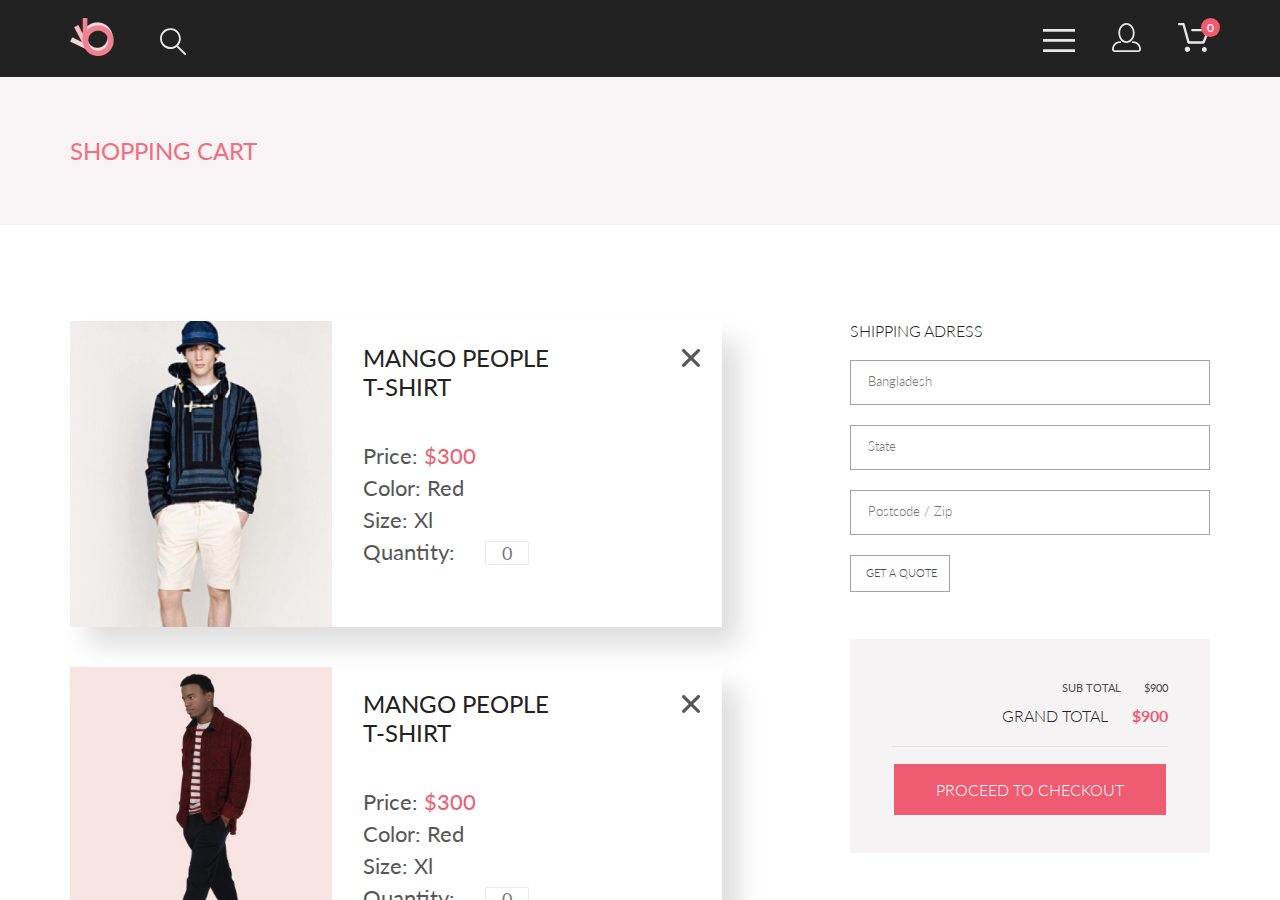
<file: shopping-cart.html>
<!DOCTYPE html>
<html lang="en">

<head>
    <meta charset="UTF-8">
    <meta http-equiv="X-UA-Compatible" content="IE=edge">
    <meta name="viewport" content="width=device-width, initial-scale=1.0">
    <title>Shop</title>
    <link rel="stylesheet" href="./css/style.css">
</head>

<body>
    <div class="main-content">

        <header class="header">
            <div class="container header__box">
                <div class="header__left-section">
                    <a class="header__item-left" href="./index.html"><img src="./img/logo.png" alt="logo"></a>
                    <a class="header__item-left" href="#">
                        <svg class="header__item-left" width="27" height="28" viewBox="0 0 27 28" fill="#E8E8E8" xmlns="http://www.w3.org/2000/svg">
                            <path d="M19.0589 17.6251C20.6705 15.865 21.6275 13.6039 21.769 11.2216C21.9106 8.83932 21.2281 6.48088 19.8362 4.54232C18.4443 2.60377 16.4278 1.20318 14.1252 0.575765C11.8227 -0.0516554 9.37437 0.132305 7.19143 1.09675C5.0085 2.0612 3.22389 3.74739 2.1373 5.87217C1.05071 7.99695 0.728322 10.4309 1.22426 12.7653C1.72021 15.0997 3.00428 17.1923 4.86085 18.6919C6.71741 20.1914 9.0334 21.0064 11.4199 21.0001C13.6723 21.0031 15.8638 20.2691 17.6599 18.9101L25.4079 26.7171C25.4934 26.8061 25.5958 26.8772 25.7091 26.9261C25.8225 26.9751 25.9444 27.0009 26.0679 27.0021C26.1916 27.0024 26.314 26.9773 26.4276 26.9283C26.5411 26.8793 26.6434 26.8074 26.7279 26.7171C26.9018 26.5362 26.999 26.295 26.999 26.0441C26.999 25.7931 26.9018 25.5519 26.7279 25.371L19.0589 17.6251ZM2.88589 10.5001C2.89873 8.81477 3.41021 7.17101 4.35586 5.776C5.30151 4.38098 6.63899 3.29715 8.1997 2.66114C9.76042 2.02513 11.4745 1.86542 13.1258 2.20213C14.7772 2.53884 16.2919 3.3569 17.479 4.55319C18.6661 5.74948 19.4725 7.27044 19.7965 8.92433C20.1204 10.5782 19.9475 12.291 19.2995 13.8468C18.6515 15.4026 17.5574 16.7316 16.1551 17.6665C14.7529 18.6014 13.1052 19.1002 11.4199 19.1C9.14843 19.0892 6.97409 18.1775 5.3741 16.5652C3.77412 14.9528 2.87924 12.7715 2.88589 10.5001Z"/>
                        </svg>
                    </a>
                </div>
                <div class="header__right-section">
                    <div class="header__item-right header__item-right--menu">
                        <svg width="32" height="23" viewBox="0 0 32 23" fill="#E8E8E8" xmlns="http://www.w3.org/2000/svg">
                            <path d="M0 23V20.31H32V23H0ZM0 12.76V10.07H32V12.76H0ZM0 2.69V0H32V2.69H0Z" />
                        </svg>
                    </div>
                    <a class="header__item-right" href="./registration.html">
                        <svg class="header__item-right" width="29" height="29" viewBox="0 0 29 29" fill="#E8E8E8"
                            xmlns="http://www.w3.org/2000/svg">
                            <path
                                d="M14.5 19.937C19 19.937 22.656 15.464 22.656 9.968C22.656 4.472 19 0 14.5 0C13.3631 0.0217413 12.2463 0.303398 11.2351 0.823397C10.2239 1.34339 9.34507 2.08794 8.66602 3C7.12663 4.99573 6.30819 7.45381 6.34399 9.974C6.34399 15.465 10 19.937 14.5 19.937ZM14.5 1.813C18 1.813 20.844 5.472 20.844 9.969C20.844 14.466 17.998 18.125 14.5 18.125C11.002 18.125 8.15603 14.465 8.15503 9.969C8.15403 5.473 11 1.813 14.5 1.813ZM20.844 18.125C20.6036 18.125 20.373 18.2205 20.203 18.3905C20.033 18.5605 19.9375 18.7911 19.9375 19.0315C19.9375 19.2719 20.033 19.5025 20.203 19.6725C20.373 19.8425 20.6036 19.938 20.844 19.938C22.526 19.9399 24.1386 20.6088 25.3279 21.7982C26.5172 22.9875 27.1861 24.6 27.188 26.282C27.1875 26.5221 27.0918 26.7523 26.922 26.9221C26.7522 27.0918 26.5221 27.1875 26.282 27.188H2.71997C2.47985 27.1875 2.24975 27.0918 2.07996 26.9221C1.91016 26.7523 1.81449 26.5221 1.81396 26.282C1.81608 24.6001 2.48517 22.9877 3.67444 21.7985C4.86371 20.6092 6.47608 19.9401 8.15796 19.938C8.39824 19.938 8.62868 19.8425 8.79858 19.6726C8.96849 19.5027 9.06396 19.2723 9.06396 19.032C9.06396 18.7917 8.96849 18.5613 8.79858 18.3914C8.62868 18.2215 8.39824 18.126 8.15796 18.126C5.99541 18.1279 3.92201 18.9875 2.39258 20.5164C0.863144 22.0453 0.00264777 24.1185 0 26.281C0.000794067 27.0019 0.287502 27.693 0.797241 28.2027C1.30698 28.7125 1.99811 28.9992 2.71899 29H26.282C27.0027 28.9989 27.6936 28.7121 28.2031 28.2024C28.7126 27.6927 28.9992 27.0017 29 26.281C28.9974 24.1187 28.1372 22.0457 26.6083 20.5168C25.0793 18.9878 23.0063 18.1276 20.844 18.125Z" />
                        </svg>
                    </a>
                    <a class="header__item-right header__item-right--basket" href="./shopping-cart.html">
                        <svg width="32" height="29" viewBox="0 0 32 29" fill="#E8E8E8" xmlns="http://www.w3.org/2000/svg">
                            <path
                                d="M26.2 29C25.5522 28.9738 24.9405 28.6948 24.4962 28.2227C24.0519 27.7506 23.8104 27.1232 23.8235 26.475C23.8366 25.8269 24.1033 25.2097 24.5663 24.7559C25.0293 24.3022 25.6518 24.048 26.3 24.048C26.9483 24.048 27.5707 24.3022 28.0337 24.7559C28.4967 25.2097 28.7634 25.8269 28.7765 26.475C28.7896 27.1232 28.5481 27.7506 28.1038 28.2227C27.6594 28.6948 27.0478 28.9738 26.4 29H26.2ZM6.75195 26.32C6.75195 25.79 6.90913 25.2718 7.20361 24.8311C7.4981 24.3904 7.91667 24.0469 8.40637 23.844C8.89608 23.6412 9.43497 23.5881 9.95483 23.6915C10.4747 23.7949 10.9522 24.0502 11.327 24.425C11.7018 24.7998 11.9571 25.2773 12.0605 25.7972C12.164 26.317 12.1108 26.8559 11.908 27.3456C11.7051 27.8353 11.3616 28.2539 10.9209 28.5483C10.4802 28.8428 9.96206 29 9.43201 29C9.0799 29.0003 8.73114 28.9311 8.40576 28.7966C8.08038 28.662 7.78472 28.4646 7.53564 28.2158C7.28657 27.9669 7.08903 27.6713 6.95422 27.3461C6.81942 27.0208 6.75 26.6721 6.75 26.32H6.75195ZM10.552 20.686C10.2926 20.6868 10.04 20.6024 9.83313 20.4457C9.62629 20.2891 9.47661 20.0689 9.40698 19.819L4.57397 2.36401H1.18103C0.867544 2.36401 0.566883 2.23947 0.345215 2.01781C0.123547 1.79614 -0.000976562 1.49549 -0.000976562 1.18201C-0.000976562 0.868519 0.123547 0.567873 0.345215 0.346205C0.566883 0.124537 0.867544 5.81268e-06 1.18103 5.81268e-06H5.46204C5.72153 -0.00080736 5.97406 0.0837201 6.18079 0.240568C6.38751 0.397416 6.53686 0.617884 6.60596 0.868006L11.439 18.323H24.6169L29 8.27501H14.4C14.2418 8.27961 14.0844 8.25242 13.9369 8.19507C13.7894 8.13771 13.6549 8.05134 13.5414 7.94108C13.4279 7.83082 13.3376 7.69891 13.276 7.55315C13.2144 7.40739 13.1826 7.25075 13.1826 7.0925C13.1826 6.93426 13.2144 6.77762 13.276 6.63186C13.3376 6.4861 13.4279 6.35419 13.5414 6.24393C13.6549 6.13367 13.7894 6.0473 13.9369 5.98994C14.0844 5.93259 14.2418 5.90541 14.4 5.91001H30.813C31.0087 5.90996 31.2013 5.95866 31.3734 6.05172C31.5456 6.14478 31.6918 6.27926 31.799 6.44301C31.9068 6.60729 31.9724 6.79569 31.9899 6.99145C32.0073 7.18721 31.9762 7.38424 31.899 7.565L26.494 19.977C26.4016 20.1876 26.25 20.3668 26.0575 20.4927C25.865 20.6186 25.64 20.6858 25.41 20.686H10.552Z" />
                        </svg>
                        <span class="header__basket-count">0</span>
                    </a>
                </div>
            </div>
            <nav class="menu">
                <div class="menu__cover">
                    <p class="menu__title">MENU</p>
                    <details class="menu__item" open>
                        <summary class="menu__category">MAN</summary>
                        <ul>
                            <li><a href="#">Accessories</a></li>
                            <li><a href="#">Bags</a></li>
                            <li><a href="#">Denim</a></li>
                            <li><a href="#">T-Shirts</a></li>
                        </ul>
                    </details>
        
                    <details class="menu__item" open>
                        <summary class="menu__category">WOMAN</summary>
                        <ul>
                            <li><a href="#">Accessories</a></li>
                            <li><a href="#">Jackets & Coats</a></li>
                            <li><a href="#">Polos</a></li>
                            <li><a href="#">T-Shirts</a></li>
                            <li><a href="#">Shirts</a></li>
                        </ul>
                    </details>
        
                    <details class="menu__item" open>
                        <summary class="menu__category">KIDS</summary>
                        <ul>
                            <li><a href="#">Accessories</a></li>
                            <li><a href="#">Jackets & Coats</a></li>
                            <li><a href="#">Polos</a></li>
                            <li><a href="#">T-Shirts</a></li>
                            <li><a href="#">Shirts</a></li>
                            <li><a href="#">Bags</a></li>
                        </ul>
                    </details>
                    <button class="menu__btn-close">
                        <svg width="13" height="13" viewBox="0 0 13 13" fill="#6F6E6E" xmlns="http://www.w3.org/2000/svg">
                            <path d="M7.4158 6.00409L11.7158 1.71409C11.9041 1.52579 12.0099 1.27039 12.0099 1.00409C12.0099 0.73779 11.9041 0.482395 11.7158 0.294092C11.5275 0.105788 11.2721 0 11.0058 0C10.7395 0 10.4841 0.105788 10.2958 0.294092L6.0058 4.59409L1.7158 0.294092C1.52749 0.105788 1.2721 -1.9841e-09 1.0058 0C0.739497 1.9841e-09 0.484102 0.105788 0.295798 0.294092C0.107495 0.482395 0.0017066 0.73779 0.0017066 1.00409C0.0017066 1.27039 0.107495 1.52579 0.295798 1.71409L4.5958 6.00409L0.295798 10.2941C0.20207 10.3871 0.127676 10.4977 0.0769072 10.6195C0.0261385 10.7414 0 10.8721 0 11.0041C0 11.1361 0.0261385 11.2668 0.0769072 11.3887C0.127676 11.5105 0.20207 11.6211 0.295798 11.7141C0.388761 11.8078 0.499362 11.8822 0.621222 11.933C0.743081 11.9838 0.873786 12.0099 1.0058 12.0099C1.13781 12.0099 1.26852 11.9838 1.39038 11.933C1.51223 11.8822 1.62284 11.8078 1.7158 11.7141L6.0058 7.41409L10.2958 11.7141C10.3888 11.8078 10.4994 11.8822 10.6212 11.933C10.7431 11.9838 10.8738 12.0099 11.0058 12.0099C11.1378 12.0099 11.2685 11.9838 11.3904 11.933C11.5122 11.8822 11.6228 11.8078 11.7158 11.7141C11.8095 11.6211 11.8839 11.5105 11.9347 11.3887C11.9855 11.2668 12.0116 11.1361 12.0116 11.0041C12.0116 10.8721 11.9855 10.7414 11.9347 10.6195C11.8839 10.4977 11.8095 10.3871 11.7158 10.2941L7.4158 6.00409Z"/>
                        </svg>   
                    </button>
                </div>
            </nav>
        </header>

        <main>
            <section class="breadcramp">
                <div class="container breadcramp__box">
                    <div class="breadcramp__section">
                        <h2 class="breadcramp__heading">SHOPPING CART</h2>
                    </div>
                </div>
            </section>

            <div class="shopping-cart">
                <div class="container shopping-cart__wrapper">
                    <div class="shopping-cart-card">
                        <article class="shopping-cart-card__item">
                            <div class="shopping-cart-card__img-box">
                                <img class="shopping-cart-card__img" src="./img/card_3.jpg" alt="">
                            </div>
                            <div class="shopping-cart-card__description">
                                <h2 class="shopping-cart-card__heading">MANGO PEOPLE T-SHIRT</h2>
                                <ul class="shopping-cart-card__list">
                                    <li class="shopping-cart-card__list-item">Price: <span
                                            class="shopping-cart-card__list-item-price">$300</span></li>
                                    <li class="shopping-cart-card__list-item">Color: Red</li>
                                    <li class="shopping-cart-card__list-item">Size: Xl</li>
                                    <li class="shopping-cart-card__list-item">Quantity: <input type="number"
                                            placeholder="0" min="0" name="quantity"></li>
                                </ul>
                            </div>
                            <button class="shopping-cart-card__close-button">
                                <svg class="shopping-cart-card__close-icon" width="18" height="18" viewBox="0 0 18 18"
                                    fill="#575757" xmlns="http://www.w3.org/2000/svg">
                                    <path
                                        d="M11.2453 9L17.5302 2.71516C17.8285 2.41741 17.9962 2.01336 17.9966 1.59191C17.997 1.17045 17.8299 0.76611 17.5322 0.467833C17.2344 0.169555 16.8304 0.00177586 16.4089 0.00140366C15.9875 0.00103146 15.5831 0.168097 15.2848 0.465848L9 6.75069L2.71516 0.465848C2.41688 0.167571 2.01233 0 1.5905 0C1.16868 0 0.764125 0.167571 0.465848 0.465848C0.167571 0.764125 0 1.16868 0 1.5905C0 2.01233 0.167571 2.41688 0.465848 2.71516L6.75069 9L0.465848 15.2848C0.167571 15.5831 0 15.9877 0 16.4095C0 16.8313 0.167571 17.2359 0.465848 17.5342C0.764125 17.8324 1.16868 18 1.5905 18C2.01233 18 2.41688 17.8324 2.71516 17.5342L9 11.2493L15.2848 17.5342C15.5831 17.8324 15.9877 18 16.4095 18C16.8313 18 17.2359 17.8324 17.5342 17.5342C17.8324 17.2359 18 16.8313 18 16.4095C18 15.9877 17.8324 15.5831 17.5342 15.2848L11.2453 9Z" />
                                </svg>
                            </button>
                        </article>

                        <article class="shopping-cart-card__item">
                            <div class="shopping-cart-card__img-box">
                                <img class="shopping-cart-card__img" src="./img/card_8.jpg" alt="">
                            </div>
                            <div class="shopping-cart-card__description">
                                <h2 class="shopping-cart-card__heading">MANGO PEOPLE T-SHIRT</h2>
                                <ul class="shopping-cart-card__list">
                                    <li class="shopping-cart-card__list-item">Price: <span
                                            class="shopping-cart-card__list-item-price">$300</span></li>
                                    <li class="shopping-cart-card__list-item">Color: Red</li>
                                    <li class="shopping-cart-card__list-item">Size: Xl</li>
                                    <li class="shopping-cart-card__list-item">Quantity: <input type="number"
                                            placeholder="0" min="0" name="quantity"></li>
                                </ul>
                            </div>
                            <button class="shopping-cart-card__close-button">
                                <svg class="shopping-cart-card__close-icon" width="18" height="18" viewBox="0 0 18 18"
                                    fill="#575757" xmlns="http://www.w3.org/2000/svg">
                                    <path
                                        d="M11.2453 9L17.5302 2.71516C17.8285 2.41741 17.9962 2.01336 17.9966 1.59191C17.997 1.17045 17.8299 0.76611 17.5322 0.467833C17.2344 0.169555 16.8304 0.00177586 16.4089 0.00140366C15.9875 0.00103146 15.5831 0.168097 15.2848 0.465848L9 6.75069L2.71516 0.465848C2.41688 0.167571 2.01233 0 1.5905 0C1.16868 0 0.764125 0.167571 0.465848 0.465848C0.167571 0.764125 0 1.16868 0 1.5905C0 2.01233 0.167571 2.41688 0.465848 2.71516L6.75069 9L0.465848 15.2848C0.167571 15.5831 0 15.9877 0 16.4095C0 16.8313 0.167571 17.2359 0.465848 17.5342C0.764125 17.8324 1.16868 18 1.5905 18C2.01233 18 2.41688 17.8324 2.71516 17.5342L9 11.2493L15.2848 17.5342C15.5831 17.8324 15.9877 18 16.4095 18C16.8313 18 17.2359 17.8324 17.5342 17.5342C17.8324 17.2359 18 16.8313 18 16.4095C18 15.9877 17.8324 15.5831 17.5342 15.2848L11.2453 9Z" />
                                </svg>
                            </button>
                        </article>
                        <div class="shopping-cart-card__buttons">
                            <button class="shopping-cart-card__button">CLEAR SHOPPING CART</button>
                            <button class="shopping-cart-card__button">CONTINUE SHOPPING</button>
                        </div>
                    </div>
                    <div class="shopping-cart-form-box">
                        <div class="shipping-adress">
                            <form action="#">
                                <fieldset class="shipping-adress__form">
                                    <legend class="shipping-adress__heading">SHIPPING ADRESS</legend>
                                    <input class="shipping-adress__form-item" type="text" id="country"
                                        placeholder="Bangladesh" required pattern="^[a-zA-Z]+$">
                                    <input class="shipping-adress__form-item" type="text" id="state" placeholder="State"
                                        required pattern="^[a-zA-Z]+$">
                                    <input class="shipping-adress__form-item" type="text" id="postcode"
                                        placeholder="Postcode / Zip" required pattern="[0-9]{6}">
                                    <input class="shipping-adress__form-item shipping-adress__form-item--submit"
                                        type="submit" value="GET A QUOTE">
                                </fieldset>
                            </form>
                        </div>
                        <div class="grand-total">
                            <p class="grand-total__sub-heading">SUB TOTAL <span
                                    class="grand-total__sub-heading-price">$900</span></p>
                            <p class="grand-total__heading">GRAND TOTAL <span
                                    class="grand-total__heading-color">$900</span>
                            </p>
                            <button class="grand-total__button">PROCEED TO CHECKOUT</button>
                        </div>
                    </div>
                </div>
            </div>
        </main>
        <footer class="footer">
            <div class="footer-cover">
                <div class="container">
                    <div class="footer-top">
                        <div class="footer-top__section footer-top__section--left">
                            <img class="footer-top__img" src="./img/photo_footer_img.png" alt="photo">
                            <div class="footer-top__text">“Vestibulum quis porttitor dui! Quisque viverra nunc mi, <i>a
                                    pulvinar purus condimentum</i>“</div>
                        </div>
                        <div class="footer-top__section footer-top__section--right">
                            <h3 class="footer-top__heading">SUBSCRIBE<span class="footer-top__sub-heading">FOR OUR
                                    NEWLETTER
                                    AND PROMOTION</span></h3>
                            <form>
                                <fieldset class="footer-top__form-box">
                                    <input class="footer-top__email" type="email" placeholder="Enter Your Email"
                                        pattern="[^@]+@[^@]+\.[a-zA-Z]{2,}" required>
                                    <button class="footer-top__submit">Subscribe</button>
                                </fieldset>
                            </form>
                        </div>
                    </div>
                </div>
            </div>
            <div class="footer-bottom">
                <div class="container footer-bottom__box">
                    <div class="footer-bottom__section">
                        <div class="footer-bottom-copy">© 2021 Brand All Rights Reserved.</div>
                    </div>
                    <div class="footer-bottom__section footer-bottom__section--social-networks">
                        <a class="footer-bottom__item" href="#" target="_blank">
                            <svg width="32" height="32" viewBox="0 0 32 32" fill="none"
                                xmlns="http://www.w3.org/2000/svg">
                                <path class="footer-bottom__item-bg" d="M31.4506 0H0V32H31.4506V0Z" fill="white" />
                                <path class="footer-bottom__item-color"
                                    d="M19.0884 16.28L19.5069 13.616H16.8902V11.8873C16.8902 11.1585 17.2557 10.4481 18.4277 10.4481H19.6172V8.17997C19.6172 8.17997 18.5377 8 17.5056 8C15.3507 8 13.9422 9.27593 13.9422 11.5857V13.616H11.5469V16.28H13.9422V22.72H16.8902V16.28H19.0884Z"
                                    fill="black" />
                            </svg>
                        </a>
                        <a class="footer-bottom__item" href="#" target="_blank">
                            <svg width="33" height="32" viewBox="0 0 33 32" fill="none"
                                xmlns="http://www.w3.org/2000/svg">
                                <path class="footer-bottom__item-bg" d="M32.1889 0H0.738281V32H32.1889V0Z"
                                    fill="white" />
                                <g clip-path="url(#clip0)">
                                    <path class="footer-bottom__item-color"
                                        d="M16.139 12.6816C14.0238 12.6816 12.3177 14.3849 12.3177 16.4966C12.3177 18.6083 14.0238 20.3117 16.139 20.3117C18.2541 20.3117 19.9602 18.6083 19.9602 16.4966C19.9602 14.3849 18.2541 12.6816 16.139 12.6816ZM16.139 18.9769C14.7721 18.9769 13.6547 17.8646 13.6547 16.4966C13.6547 15.1287 14.7688 14.0164 16.139 14.0164C17.5092 14.0164 18.6233 15.1287 18.6233 16.4966C18.6233 17.8646 17.5058 18.9769 16.139 18.9769ZM21.0078 12.5255C21.0078 13.0203 20.6087 13.4154 20.1165 13.4154C19.621 13.4154 19.2252 13.0169 19.2252 12.5255C19.2252 12.0341 19.6243 11.6357 20.1165 11.6357C20.6087 11.6357 21.0078 12.0341 21.0078 12.5255ZM23.5386 13.4287C23.4821 12.2367 23.2094 11.1808 22.3347 10.3109C21.4634 9.44097 20.4058 9.1687 19.2119 9.10894C17.9814 9.03921 14.2932 9.03921 13.0627 9.10894C11.8721 9.16538 10.8145 9.43765 9.93987 10.3076C9.06522 11.1775 8.79584 12.2333 8.73597 13.4253C8.66613 14.6539 8.66613 18.3361 8.73597 19.5646C8.79251 20.7566 9.06522 21.8124 9.93987 22.6824C10.8145 23.5523 11.8688 23.8246 13.0627 23.8843C14.2932 23.9541 17.9814 23.9541 19.2119 23.8843C20.4058 23.8279 21.4634 23.5556 22.3347 22.6824C23.2061 21.8124 23.4788 20.7566 23.5386 19.5646C23.6085 18.3361 23.6085 14.6572 23.5386 13.4287ZM21.949 20.8828C21.6895 21.5335 21.1874 22.0349 20.5322 22.2972C19.5511 22.6857 17.2231 22.596 16.139 22.596C15.0548 22.596 12.7235 22.6824 11.7457 22.2972C11.0939 22.0382 10.5917 21.5369 10.329 20.8828C9.93987 19.9033 10.0297 17.5791 10.0297 16.4966C10.0297 15.4142 9.9432 13.0867 10.329 12.1105C10.5884 11.4597 11.0906 10.9583 11.7457 10.696C12.7268 10.3076 15.0548 10.3972 16.139 10.3972C17.2231 10.3972 19.5545 10.3109 20.5322 10.696C21.184 10.955 21.6862 11.4564 21.949 12.1105C22.3381 13.09 22.2483 15.4142 22.2483 16.4966C22.2483 17.5791 22.3381 19.9066 21.949 20.8828Z"
                                        fill="black" />
                                </g>
                                <defs>
                                    <clipPath id="clip0">
                                        <rect width="14.8991" height="17" fill="white"
                                            transform="translate(8.68555 8)" />
                                    </clipPath>
                                </defs>
                            </svg>
                        </a>
                        <a class="footer-bottom__item" href="#" target="_blank">
                            <svg width="32" height="32" viewBox="0 0 32 32" fill="none"
                                xmlns="http://www.w3.org/2000/svg">
                                <path class="footer-bottom__item-bg" d="M31.9252 0H0.474609V32H31.9252V0Z"
                                    fill="white" />
                                <g clip-path="url(#clip1)">
                                    <path class="footer-bottom__item-color"
                                        d="M16.7403 8.20312C13.5556 8.20312 10.4082 10.3406 10.4082 13.8C10.4082 16 11.6374 17.25 12.3823 17.25C12.6896 17.25 12.8666 16.3875 12.8666 16.1438C12.8666 15.8531 12.1309 15.2344 12.1309 14.025C12.1309 11.5125 14.0305 9.73125 16.4889 9.73125C18.6027 9.73125 20.1671 10.9406 20.1671 13.1625C20.1671 14.8219 19.506 17.9344 17.3642 17.9344C16.5913 17.9344 15.9302 17.3719 15.9302 16.5656C15.9302 15.3844 16.7496 14.2406 16.7496 13.0219C16.7496 10.9531 13.835 11.3281 13.835 13.8281C13.835 14.3531 13.9002 14.9344 14.133 15.4125C13.7046 17.2688 12.8293 20.0344 12.8293 21.9469C12.8293 22.5375 12.9131 23.1188 12.969 23.7094C13.0745 23.8281 13.0218 23.8156 13.1832 23.7563C14.7476 21.6 14.6917 21.1781 15.3994 18.3562C15.7812 19.0875 16.7683 19.4812 17.5505 19.4812C20.8469 19.4812 22.3275 16.2469 22.3275 13.3313C22.3275 10.2281 19.6643 8.20312 16.7403 8.20312Z"
                                        fill="black" />
                                </g>
                                <defs>
                                    <clipPath id="clip1">
                                        <rect width="11.9193" height="16" fill="white"
                                            transform="translate(10.4082 8)" />
                                    </clipPath>
                                </defs>
                            </svg>
                        </a>
                        <a class="footer-bottom__item" href="#" target="_blank">
                            <svg width="32" height="32" viewBox="0 0 32 32" fill="none"
                                xmlns="http://www.w3.org/2000/svg">
                                <path class="footer-bottom__item-bg" d="M31.6635 0H0.212891V32H31.6635V0Z"
                                    fill="white" />
                                <g clip-path="url(#clip2)">
                                    <path class="footer-bottom__item-color"
                                        d="M22.417 12.7405C22.427 12.8826 22.427 13.0248 22.427 13.1669C22.427 17.5019 19.1498 22.4969 13.1599 22.4969C11.3145 22.4969 9.60022 21.9588 8.1582 21.0248C8.4204 21.0552 8.67247 21.0654 8.94475 21.0654C10.4674 21.0654 11.8691 20.5476 12.9884 19.6644C11.5565 19.6339 10.3565 18.6898 9.94305 17.3903C10.1447 17.4207 10.3464 17.441 10.5582 17.441C10.8506 17.441 11.1431 17.4004 11.4153 17.3294C9.92291 17.0248 8.80355 15.705 8.80355 14.1111V14.0705C9.23715 14.3141 9.74139 14.4664 10.2758 14.4867C9.39849 13.8979 8.82373 12.8928 8.82373 11.7557C8.82373 11.1466 8.98504 10.5882 9.26741 10.1009C10.8708 12.0908 13.2809 13.3902 15.9833 13.5324C15.9329 13.2887 15.9027 13.035 15.9027 12.7811C15.9027 10.974 17.3548 9.50195 19.1598 9.50195C20.0976 9.50195 20.9446 9.89789 21.5396 10.5375C22.2757 10.3954 22.9816 10.1212 23.6068 9.74561C23.3648 10.507 22.8505 11.1466 22.1749 11.5527C22.8304 11.4817 23.4657 11.2989 24.0505 11.0451C23.6069 11.6948 23.0522 12.2735 22.417 12.7405Z"
                                        fill="black" />
                                </g>
                                <defs>
                                    <clipPath id="clip2">
                                        <rect width="15.8924" height="16" fill="white"
                                            transform="translate(8.1582 8)" />
                                    </clipPath>
                                </defs>
                            </svg>
                        </a>
                    </div>
                </div>
            </div>
        </footer>
    </div>
    <script src="./script.js"></script>
</body>

</html>
</file>
<file: css/style.css>
@import url("https://fonts.googleapis.com/css2?family=Lato:wght@300;400;700&display=swap");
.header {
  background-color: #222222;
  padding: 18px 15px;
  position: fixed;
  top: 0;
  z-index: 5;
  width: 100%;
}

.header__box {
  display: -webkit-box;
  display: -ms-flexbox;
  display: flex;
  -webkit-box-pack: justify;
      -ms-flex-pack: justify;
          justify-content: space-between;
  -webkit-box-align: center;
      -ms-flex-align: center;
          align-items: center;
}

.header__item-left:active {
  fill: #EF5B70;
}

.header__item-left:not(:last-child) {
  margin-right: 41px;
}

.header__item-right {
  display: inline-block;
  cursor: pointer;
}

.header__item-right svg:active {
  fill: #EF5B70;
}

.header__item-right:not(:last-child) {
  margin-right: 33px;
}

.header__item-right--basket {
  position: relative;
}

.header__basket-count {
  width: 19px;
  height: 19px;
  background-color: #EF5B70;
  position: absolute;
  top: -5px;
  right: -10px;
  border-radius: 50%;
  display: -webkit-box;
  display: -ms-flexbox;
  display: flex;
  -webkit-box-align: center;
      -ms-flex-align: center;
          align-items: center;
  -webkit-box-pack: center;
      -ms-flex-pack: center;
          justify-content: center;
  color: #ffffff;
  font-size: 12px;
}

.intro {
  height: calc(100vh - 77px);
  background-color: #F1E4E6;
  max-height: 1000px;
}

.intro__box {
  background-image: url(./../img/main_photo.png);
  background-repeat: no-repeat;
  background-size: auto 100%;
  background-position: left bottom;
  height: 100%;
  display: -webkit-box;
  display: -ms-flexbox;
  display: flex;
  -webkit-box-align: center;
      -ms-flex-align: center;
          align-items: center;
}

.intro__heading {
  padding-left: 16px;
  border-left: 12px solid #EF5B70;
  margin-left: 55%;
}

.intro__sup-heading {
  font-size: 48px;
  line-height: 58px;
  font-weight: 900;
  display: block;
}

.intro__sub-heading {
  font-size: 32px;
  line-height: 38px;
  font-weight: 700;
}

.intro__color-heading {
  color: #EF5B70;
}

.offer__box {
  display: -webkit-box;
  display: -ms-flexbox;
  display: flex;
  -ms-flex-wrap: wrap;
      flex-wrap: wrap;
  -webkit-box-pack: justify;
      -ms-flex-pack: justify;
          justify-content: space-between;
  padding: 65px 0 155px 0;
}

.offer__card {
  height: 260px;
  -webkit-box-flex: 0;
      -ms-flex: 0 0 32%;
          flex: 0 0 32%;
  background-size: cover;
  background-position: center;
}

.offer__card--women {
  background-image: url(./../img/for_women_img.jpg);
}

.offer__card--men {
  background-image: url(./../img/for_men_img.jpg);
}

.offer__card--kids {
  background-image: url(./../img/for_kids_img.jpg);
}

.offer__card--accesories {
  -webkit-box-flex: 1;
      -ms-flex: 1 0 32%;
          flex: 1 0 32%;
  margin-top: 30px;
  max-height: 180px;
  background-image: url(./../img/accesories_img.png);
}

.offer__cover {
  height: 100%;
  display: -webkit-box;
  display: -ms-flexbox;
  display: flex;
  -webkit-box-orient: vertical;
  -webkit-box-direction: normal;
      -ms-flex-direction: column;
          flex-direction: column;
  -webkit-box-pack: center;
      -ms-flex-pack: center;
          justify-content: center;
  -webkit-box-align: center;
      -ms-flex-align: center;
          align-items: center;
  padding: 20px;
  background-color: rgba(33, 22, 22, 0.7);
}

.offer__sup-heading {
  font-size: 16px;
  line-height: 19px;
  color: #ffffff;
}

.offer__sub-heading {
  font-size: 24px;
  line-height: 28px;
  font-weight: 700;
  color: #EF5B70;
}

.offer__sub-heading:hover {
  color: #EF5A8A;
}

.products__heading-box {
  padding-bottom: 48px;
  text-align: center;
}

.products__heading {
  font-size: 30px;
  color: #222222;
  font-weight: 400;
  line-height: 36px;
}

.products__sub-heading {
  font-size: 14px;
  color: #9F9F9F;
  padding-top: 6px;
  line-height: 17px;
}

.products-cards {
  display: -ms-grid;
  display: grid;
  -webkit-box-pack: justify;
      -ms-flex-pack: justify;
          justify-content: space-between;
  -ms-grid-columns: (minmax(320px, 360px))[auto-fit];
      grid-template-columns: repeat(auto-fit, minmax(320px, 360px));
  gap: 30px;
}

.products-cards__item {
  display: -webkit-box;
  display: -ms-flexbox;
  display: flex;
  -webkit-box-orient: vertical;
  -webkit-box-direction: normal;
      -ms-flex-direction: column;
          flex-direction: column;
  -webkit-box-flex: 0;
      -ms-flex: 0 0 100%;
          flex: 0 0 100%;
  max-width: 360px;
  background-color: #F8F8F8;
  text-align: start;
}

.products-cards__item:hover .products-cards__add-cart {
  opacity: 1;
}

.products-cards__img-box {
  display: -webkit-box;
  display: -ms-flexbox;
  display: flex;
  position: relative;
}

.products-cards__img-box img {
  width: 100%;
}

.products-cards__add-cart {
  position: absolute;
  width: 100%;
  height: 100%;
  background-color: rgba(58, 56, 56, 0.86);
  opacity: 0;
  display: -webkit-box;
  display: -ms-flexbox;
  display: flex;
  -webkit-box-pack: center;
      -ms-flex-pack: center;
          justify-content: center;
  -webkit-box-align: center;
      -ms-flex-align: center;
          align-items: center;
  -webkit-transition: 0.3s;
  transition: 0.3s;
}

.products-cards__hidden-button {
  display: -webkit-box;
  display: -ms-flexbox;
  display: flex;
  -webkit-box-align: center;
      -ms-flex-align: center;
          align-items: center;
  -webkit-box-pack: center;
      -ms-flex-pack: center;
          justify-content: center;
  color: #FFFFFF;
  background-color: transparent;
  border: 1px solid #FFFFFF;
  width: 139px;
  height: 44px;
  cursor: pointer;
}

.products-cards__hidden-button:hover {
  color: #EF5B70;
  border-color: #EF5B70;
}

.products-cards__hidden-button:hover .products-cards__cart-icon {
  fill: #EF5B70;
}

.products-cards__text-button {
  padding-left: 11px;
}

.products-cards__description {
  padding: 25px 18px 20px 18px;
}

.products-cards__heading {
  font-size: 13px;
  color: #000;
  font-weight: 400;
  line-height: 16px;
}

.products-cards__heading:hover {
  color: #EF5B70;
}

.products-cards__sub-heading {
  font-weight: 300;
  font-size: 14px;
  color: #5D5D5D;
  padding: 12px 0px 18px 0px;
  line-height: 17px;
}

.products-cards__price {
  color: #EF5B70;
  font-size: 16px;
  line-height: 19px;
}

.products-button {
  display: -webkit-box;
  display: -ms-flexbox;
  display: flex;
  -webkit-box-pack: center;
      -ms-flex-pack: center;
          justify-content: center;
  padding: 48px 0 95px 0;
}

.products-button__item {
  font-size: 16px;
  font-weight: 400;
  padding: 15px 39px;
  border: 1px solid #EF5B70;
  color: #EF5B70;
}

.products-button__item:hover {
  background-color: #EF5B70;
  color: #ffffff;
}

.products-button__item:active {
  -webkit-box-shadow: 0 0 10px rgba(0, 0, 0, 0.5);
          box-shadow: 0 0 10px rgba(0, 0, 0, 0.5);
}

.advantages {
  padding: 104px 0px;
  background-color: #222224;
}

.advantages__box {
  display: -webkit-box;
  display: -ms-flexbox;
  display: flex;
  -webkit-box-pack: justify;
      -ms-flex-pack: justify;
          justify-content: space-between;
}

.advantages__item {
  display: -webkit-box;
  display: -ms-flexbox;
  display: flex;
  -webkit-box-orient: vertical;
  -webkit-box-direction: normal;
      -ms-flex-direction: column;
          flex-direction: column;
  text-align: center;
  max-width: 360px;
}

.advantages__heading {
  font-size: 20px;
  font-weight: 400;
  line-height: 24px;
  color: #FBFBFB;
  padding: 28px 0 16px 0;
}

.advantages__description {
  font-weight: 300;
  font-size: 14px;
  line-height: 17px;
  text-align: center;
  color: #FBFBFB;
}

.footer {
  background-image: url(../img/footer_img.jpg);
  background-repeat: no-repeat;
  background-size: cover;
}

.footer-cover {
  background: rgba(244, 244, 244, 0.7);
  height: 100%;
  padding: 86px 0px 126px 0px;
}

.footer-top {
  height: 100%;
  display: -webkit-box;
  display: -ms-flexbox;
  display: flex;
  -webkit-box-align: center;
      -ms-flex-align: center;
          align-items: center;
  -webkit-box-pack: justify;
      -ms-flex-pack: justify;
          justify-content: space-between;
}

.footer-top__section {
  display: -webkit-box;
  display: -ms-flexbox;
  display: flex;
  -webkit-box-orient: vertical;
  -webkit-box-direction: normal;
      -ms-flex-direction: column;
          flex-direction: column;
  -webkit-box-align: center;
      -ms-flex-align: center;
          align-items: center;
  text-align: center;
  width: 100%;
}

.footer-top__section--left {
  max-width: 360px;
}

.footer-top__section--right {
  -ms-flex-preferred-size: 557px;
      flex-basis: 557px;
}

.footer-top__section--right form {
  width: 100%;
  max-width: 345px;
}

.footer-top__text {
  padding-top: 30px;
  font-size: 20px;
  line-height: 24px;
  color: #222224;
}

.footer-top__heading {
  font-size: 24px;
  line-height: 40px;
  font-weight: 700;
  color: #222224;
  padding-bottom: 32px;
}

.footer-top__sub-heading {
  font-size: 18px;
  line-height: 30px;
  font-weight: 400;
  display: block;
}

.footer-top__form-box {
  display: -webkit-box;
  display: -ms-flexbox;
  display: flex;
  border: none;
}

.footer-top__email {
  height: 49px;
  width: 70%;
  border: none;
  background-color: #E1E1E1;
  padding: 7px 22px 6px 22px;
  border-bottom-left-radius: 25px;
  border-top-left-radius: 25px;
  outline: none;
}

.footer-top__email:hover {
  background-color: #d6d1d1;
}

.footer-top__email[placeholder] {
  font-size: 14px;
  line-height: 17px;
  font-weight: 400;
  color: #222224;
  opacity: 0.67;
}

.footer-top__submit {
  font-size: 14px;
  line-height: 17px;
  color: #FFFFFF;
  background-color: #EF5B70;
  width: 30%;
  display: -webkit-box;
  display: -ms-flexbox;
  display: flex;
  -webkit-box-align: center;
      -ms-flex-align: center;
          align-items: center;
  -webkit-box-pack: center;
      -ms-flex-pack: center;
          justify-content: center;
  border-top-right-radius: 25px;
  border-bottom-right-radius: 25px;
  border-top-left-radius: 0px;
  border-bottom-left-radius: 0px;
  border: none;
  cursor: pointer;
}

.footer-top__submit:hover {
  background-color: #E05C6E;
}

.footer-bottom {
  background: #222224;
}

.footer-bottom-copy {
  font-size: 16px;
  line-height: 19px;
  color: #FBFBFB;
}

.footer-bottom__box {
  display: -webkit-box;
  display: -ms-flexbox;
  display: flex;
  -webkit-box-pack: justify;
      -ms-flex-pack: justify;
          justify-content: space-between;
  -webkit-box-align: center;
      -ms-flex-align: center;
          align-items: center;
  padding: 24px 0px;
}

.footer-bottom__section {
  display: -webkit-box;
  display: -ms-flexbox;
  display: flex;
}

.footer-bottom__section--social-networks {
  display: -webkit-box;
  display: -ms-flexbox;
  display: flex;
}

.footer-bottom__item:hover .footer-bottom__item-bg {
  fill: #EF5B70;
}

.footer-bottom__item:hover .footer-bottom__item-color {
  fill: #FFFFFF;
}

.footer-bottom__item:not(:last-child) {
  margin-right: 7px;
}

.catalog-page .breadcramp__list a:nth-child(2) {
  font-weight: 700;
  color: #EF5B70;
}

.catalog-page .breadcramp__list a:last-child {
  color: #636363;
  font-weight: 300;
}

.breadcramp {
  background-color: #F8F3F4;
}

.breadcramp__box {
  display: -webkit-box;
  display: -ms-flexbox;
  display: flex;
  -webkit-box-pack: justify;
      -ms-flex-pack: justify;
          justify-content: space-between;
  -webkit-box-align: center;
      -ms-flex-align: center;
          align-items: center;
  padding: 59px 0px 60px 0px;
}

.breadcramp__heading {
  font-size: 24px;
  line-height: 29px;
  font-weight: 400;
  color: #F16D7F;
}

.breadcramp__list {
  font-weight: 300;
  font-size: 14px;
  line-height: 17px;
  color: #636363;
}

.breadcramp__list a {
  text-decoration: none;
  color: #636363;
}

.breadcramp__list a:last-child {
  font-weight: 700;
  color: #EF5B70;
}

.filter__box {
  padding: 38px 0px 64px 0px;
  display: -webkit-box;
  display: -ms-flexbox;
  display: flex;
}

.filter-left {
  position: relative;
}

.filter-left__item {
  position: absolute;
  top: 0;
  z-index: 1;
  background: white;
}

.filter-left__item[open] {
  -webkit-box-shadow: 6px 4px 35px rgba(0, 0, 0, 0.21);
          box-shadow: 6px 4px 35px rgba(0, 0, 0, 0.21);
}

.filter-left__item[open] span {
  color: #EF5B70;
}

.filter-left__item[open] svg {
  fill: #EF5B70;
}

.filter-left__heading {
  list-style-type: none;
  cursor: pointer;
  display: -webkit-box;
  display: -ms-flexbox;
  display: flex;
  -webkit-box-align: center;
      -ms-flex-align: center;
          align-items: center;
  padding-top: 13px;
  outline: none;
  padding-left: 17px;
}

.filter-left__heading::-webkit-details-marker {
  display: none;
}

.filter-left__heading span {
  font-weight: 600;
  font-size: 14px;
  line-height: 17px;
  color: #000000;
  padding: 0px 11px 0px 0px;
}

.filter-left__content {
  padding: 16px 0px 0px 16px;
}

.filter-left__content-box {
  width: 360px;
  background-color: #FFFFFF;
  padding: 16px 17px;
}

.filter-left__content-item[open] summary {
  color: #EF5B70;
}

.filter-left__content-item:not(:first-child) {
  padding-top: 18px;
}

.filter-left__content-heading {
  list-style-type: none;
  display: -webkit-box;
  display: -ms-flexbox;
  display: flex;
  -webkit-box-align: center;
      -ms-flex-align: center;
          align-items: center;
  border-left: 5px solid #EF5B70;
  border-bottom: 1px solid #EBEBEB;
  color: #6F6E6E;
  cursor: pointer;
  outline: none;
  min-height: 37px;
  padding: 0 0 0 11px;
}

.filter-left__content-heading::-webkit-details-marker {
  display: none;
}

.filter-left__content ul li {
  list-style-type: none;
  padding-bottom: 11px;
}

.filter-left__content ul li a {
  font-size: 14px;
  line-height: 17px;
  color: #6F6E6E;
  text-decoration: none;
}

.filter-left__content ul li:last-child {
  padding-bottom: 0px;
}

.filter-right {
  display: -webkit-box;
  display: -ms-flexbox;
  display: flex;
  -webkit-box-align: center;
      -ms-flex-align: center;
          align-items: center;
  padding-top: 13px;
  margin-left: 35%;
}

.filter-right__item {
  cursor: pointer;
}

.filter-right__item[open] span {
  color: #EF5B70;
}

.filter-right__item[open] svg {
  fill: #EF5B70;
}

.filter-right__item:not(:last-child) {
  margin-right: 28px;
}

.filter-right__item--size {
  position: relative;
}

.filter-right__title {
  list-style-type: none;
}

.filter-right__title::-webkit-details-marker {
  display: none;
}

.filter-right__title span {
  font-size: 14px;
  font-weight: 400;
  line-height: 17px;
  color: #6F6E6E;
  padding-right: 10px;
}

.products__heading-box {
  padding-bottom: 48px;
  text-align: center;
}

.products__heading {
  font-size: 30px;
  color: #222222;
  font-weight: 400;
  line-height: 36px;
}

.products__sub-heading {
  font-size: 14px;
  color: #9F9F9F;
  padding-top: 6px;
  line-height: 17px;
}

.products-cards {
  display: -ms-grid;
  display: grid;
  -webkit-box-pack: justify;
      -ms-flex-pack: justify;
          justify-content: space-between;
  -ms-grid-columns: (minmax(360px, 360px))[auto-fit];
      grid-template-columns: repeat(auto-fit, minmax(360px, 360px));
  gap: 30px;
}

.products-cards__item {
  display: -webkit-box;
  display: -ms-flexbox;
  display: flex;
  -webkit-box-orient: vertical;
  -webkit-box-direction: normal;
      -ms-flex-direction: column;
          flex-direction: column;
  -ms-flex-preferred-size: 360px;
      flex-basis: 360px;
  background-color: #F8F8F8;
  text-align: start;
}

.products-cards__item:hover .products-cards__add-cart {
  opacity: 1;
}

.products-cards__img-box {
  display: -webkit-box;
  display: -ms-flexbox;
  display: flex;
  position: relative;
}

.products-cards__add-cart {
  position: absolute;
  width: 100%;
  height: 100%;
  background-color: rgba(58, 56, 56, 0.86);
  opacity: 0;
  display: -webkit-box;
  display: -ms-flexbox;
  display: flex;
  -webkit-box-pack: center;
      -ms-flex-pack: center;
          justify-content: center;
  -webkit-box-align: center;
      -ms-flex-align: center;
          align-items: center;
  -webkit-transition: 0.3s;
  transition: 0.3s;
}

.products-cards__hidden-button {
  display: -webkit-box;
  display: -ms-flexbox;
  display: flex;
  -webkit-box-align: center;
      -ms-flex-align: center;
          align-items: center;
  -webkit-box-pack: center;
      -ms-flex-pack: center;
          justify-content: center;
  color: #FFFFFF;
  background-color: transparent;
  border: 1px solid #FFFFFF;
  width: 139px;
  height: 44px;
  cursor: pointer;
}

.products-cards__hidden-button:hover {
  color: #EF5B70;
  border-color: #EF5B70;
}

.products-cards__hidden-button:hover .products-cards__cart-icon {
  fill: #EF5B70;
}

.products-cards__text-button {
  padding-left: 11px;
}

.products-cards__description {
  padding: 25px 18px 20px 18px;
}

.products-cards__heading {
  font-size: 13px;
  color: #000;
  font-weight: 400;
  line-height: 16px;
}

.products-cards__sub-heading {
  font-weight: 300;
  font-size: 14px;
  color: #5D5D5D;
  padding: 12px 0px 18px 0px;
  line-height: 17px;
}

.products-cards__price {
  color: #EF5B70;
  font-size: 16px;
  line-height: 19px;
}

.products-button {
  display: -webkit-box;
  display: -ms-flexbox;
  display: flex;
  -webkit-box-pack: center;
      -ms-flex-pack: center;
          justify-content: center;
  padding-top: 48px;
}

.products-button__item {
  font-size: 16px;
  font-weight: 400;
  padding: 15px 39px;
  border: 1px solid #EF5B70;
  color: #EF5B70;
}

.products-button__item:hover {
  background-color: #EF5B70;
  color: #ffffff;
}

.pagination__section {
  display: -webkit-box;
  display: -ms-flexbox;
  display: flex;
  -webkit-box-pack: center;
      -ms-flex-pack: center;
          justify-content: center;
  padding: 48px 0px 96px 0px;
}

.pagination__box {
  list-style-type: none;
  display: -webkit-box;
  display: -ms-flexbox;
  display: flex;
  border: 1px solid #EBEBEB;
  -webkit-box-align: center;
      -ms-flex-align: center;
          align-items: center;
  padding: 12px 16px;
  border-radius: 4px;
}

.pagination__item {
  font-weight: 300;
  font-size: 16px;
  line-height: 19px;
  display: -webkit-box;
  display: -ms-flexbox;
  display: flex;
  -webkit-box-align: center;
      -ms-flex-align: center;
          align-items: center;
  color: #EBEBEB;
  cursor: pointer;
}

.pagination__item:not(:last-child) {
  margin-right: 18px;
}

.pagination__item:nth-child(2) {
  color: #EF5B70;
}

.hidden-block {
  background: #FFFFFF;
  -webkit-box-shadow: 6px 4px 35px rgba(0, 0, 0, 0.21);
          box-shadow: 6px 4px 35px rgba(0, 0, 0, 0.21);
  z-index: 1;
  display: -webkit-box;
  display: -ms-flexbox;
  display: flex;
  -webkit-box-orient: vertical;
  -webkit-box-direction: normal;
      -ms-flex-direction: column;
          flex-direction: column;
  padding: 9px 30px 11px 9px;
  margin-top: 10px;
  position: absolute;
  cursor: initial;
  margin-left: -10px;
}

.hidden-block__item {
  display: -webkit-box;
  display: -ms-flexbox;
  display: flex;
  -webkit-box-align: center;
      -ms-flex-align: center;
          align-items: center;
}

.hidden-block__item:not(:first-child) {
  margin-top: 6px;
}

.hidden-block__item label {
  font-size: 14px;
  line-height: 16px;
  color: #6F6E6E;
  padding-left: 9px;
}

.hidden-block__item input {
  min-height: 13px;
  min-width: 13px;
  border: 1px solid #EBEBEB;
}

.registration {
  padding: 64px 0px 96px 0px;
}

.registration__wrapper {
  display: -webkit-box;
  display: -ms-flexbox;
  display: flex;
  -webkit-box-pack: justify;
      -ms-flex-pack: justify;
          justify-content: space-between;
}

.registration__item {
  border: none;
  display: -webkit-box;
  display: -ms-flexbox;
  display: flex;
  -webkit-box-orient: vertical;
  -webkit-box-direction: normal;
      -ms-flex-direction: column;
          flex-direction: column;
}

.registration__item--gender {
  -webkit-box-orient: horizontal;
  -webkit-box-direction: normal;
      -ms-flex-direction: row;
          flex-direction: row;
  -webkit-box-align: center;
      -ms-flex-align: center;
          align-items: center;
  padding: 31px 0px 33px 0px;
}

.registration__heading {
  font-weight: 300;
  font-size: 16px;
  line-height: 19px;
  color: #222222;
  padding-bottom: 20px;
}

.registration__form {
  width: 360px;
  padding: 13px 17px 16px 17px;
  border: 1px solid #A4A4A4;
  outline: none;
  max-height: 45px;
}

.registration__form:not(:last-child) {
  margin-bottom: 20px;
}

.registration__form[placeholder] {
  font-weight: 300;
  font-size: 13px;
  line-height: 16px;
}

.registration__radio-button {
  min-width: 17px;
  min-height: 17px;
}

.registration__radio-button-name {
  font-weight: 300;
  font-size: 11px;
  line-height: 13px;
  color: #000000;
  padding: 0px 20px 0px 10px;
}

.registration__radio-button-name:hover {
  color: #EF5B70;
}

.registration__parameters-password {
  max-width: 360px;
  font-weight: 300;
  font-size: 13px;
  line-height: 16px;
  color: #B1B1B1;
  padding-top: 15px;
}

.registration__button {
  display: -webkit-box;
  display: -ms-flexbox;
  display: flex;
  -webkit-box-align: center;
      -ms-flex-align: center;
          align-items: center;
  border: none;
  background-color: #EF5B70;
  padding: 16px 29px;
  margin-top: 39px;
  cursor: pointer;
}

.registration__button:hover {
  background-color: #E05C6E;
}

.registration__button-text {
  font-size: 14px;
  font-weight: 400;
  line-height: 17px;
  color: #FFFFFF;
  padding-right: 20px;
}

.loyalty {
  max-width: 650px;
  margin-left: 20px;
}

.loyalty__heading {
  font-size: 24px;
  line-height: 29px;
  color: #000000;
  font-weight: 300;
}

.loyalty__sub-heading {
  font-size: 24px;
  line-height: 29px;
  color: #000000;
  font-weight: 300;
  padding: 22px 0px 21px 0px;
}

.loyalty__list {
  list-style-type: none;
}

.loyalty__list-item {
  display: -webkit-box;
  display: -ms-flexbox;
  display: flex;
  -webkit-box-align: center;
      -ms-flex-align: center;
          align-items: center;
}

.loyalty__list-item:not(:last-child) {
  padding-bottom: 17px;
}

.loyalty__list-text {
  padding-left: 22px;
  font-weight: 300;
  font-size: 24px;
  line-height: 29px;
  color: #000000;
}

.shopping-cart {
  padding: 96px 0px 128px 0px;
}

.shopping-cart__wrapper {
  display: -webkit-box;
  display: -ms-flexbox;
  display: flex;
  -webkit-box-pack: justify;
      -ms-flex-pack: justify;
          justify-content: space-between;
}

.shopping-cart-card {
  width: 652px;
}

.shopping-cart-card__item {
  display: -webkit-box;
  display: -ms-flexbox;
  display: flex;
  -webkit-box-shadow: 17px 19px 24px rgba(0, 0, 0, 0.13);
          box-shadow: 17px 19px 24px rgba(0, 0, 0, 0.13);
  position: relative;
}

.shopping-cart-card__item:not(:first-child) {
  margin-top: 40px;
}

.shopping-cart-card__img-box {
  max-width: 262px;
  display: -webkit-box;
  display: -ms-flexbox;
  display: flex;
}

.shopping-cart-card__img {
  width: 100%;
  -o-object-fit: cover;
     object-fit: cover;
}

.shopping-cart-card__description {
  padding: 22px 31px;
}

.shopping-cart-card__heading {
  font-size: 24px;
  font-weight: 400;
  line-height: 29px;
  max-width: 260px;
  color: #222222;
  max-width: 200px;
  padding-bottom: 42px;
}

.shopping-cart-card__list {
  list-style-type: none;
}

.shopping-cart-card__list-item {
  font-size: 22px;
  font-weight: 400;
  line-height: 26px;
  color: #575757;
}

.shopping-cart-card__list-item-price {
  color: #EF5B70;
}

.shopping-cart-card__list-item input {
  margin-left: 24px;
  border: 1px solid #EAEAEA;
  font-size: 18px;
  text-align: center;
  line-height: 22px;
  color: #656565;
  max-width: 44px;
  outline: none;
  -moz-appearance: textfield;
}

.shopping-cart-card__list-item input::-webkit-inner-spin-button {
  -webkit-appearance: none;
}

.shopping-cart-card__list-item:not(:last-child) {
  padding-bottom: 6px;
}

.shopping-cart-card__close-button {
  position: absolute;
  top: 28px;
  right: 22px;
  display: -webkit-box;
  display: -ms-flexbox;
  display: flex;
  border: none;
  background-color: transparent;
  cursor: pointer;
}

.shopping-cart-card__close-icon:hover {
  fill: #EF5B70;
}

.shopping-cart-card__buttons {
  display: -webkit-box;
  display: -ms-flexbox;
  display: flex;
  -webkit-box-pack: justify;
      -ms-flex-pack: justify;
          justify-content: space-between;
  padding-top: 72px;
}

.shopping-cart-card__button {
  padding: 16px 40px;
  font-weight: 300;
  font-size: 14px;
  line-height: 17px;
  color: #000000;
  background-color: transparent;
  border: 1px solid #A4A4A4;
  cursor: pointer;
}

.shopping-cart-card__button:hover {
  border-color: #EF5B70;
  color: #EF5B70;
}

.shipping-adress__form {
  border: none;
  display: -webkit-box;
  display: -ms-flexbox;
  display: flex;
  -webkit-box-orient: vertical;
  -webkit-box-direction: normal;
      -ms-flex-direction: column;
          flex-direction: column;
}

.shipping-adress__form-item {
  width: 360px;
  border: 1px solid #A4A4A4;
  outline: none;
  max-height: 45px;
}

.shipping-adress__form-item--submit {
  max-width: 100px;
  background-color: transparent;
  font-weight: 300;
  font-size: 11px;
  line-height: 13px;
  color: #4A4A4A;
  padding: 10px 15px 12px 15px;
  cursor: pointer;
}

.shipping-adress__form-item--submit:hover {
  color: #EF5B70;
  border-color: #EF5B70;
}

.shipping-adress__form-item:not(:first-child) {
  margin-top: 20px;
}

.shipping-adress__form-item[placeholder] {
  font-weight: 300;
  font-size: 13px;
  line-height: 16px;
  padding: 13px 17px 16px 17px;
}

.shipping-adress__heading {
  font-weight: 300;
  font-size: 16px;
  line-height: 19px;
  color: #222222;
}

.grand-total {
  margin-top: 47px;
  padding: 42px;
  background-color: #F5F3F3;
  text-align: end;
  max-height: 214px;
}

.grand-total__sub-heading {
  font-size: 11px;
  line-height: 13px;
  color: #4A4A4A;
}

.grand-total__sub-heading-price {
  padding-left: 20px;
}

.grand-total__heading {
  font-weight: 300;
  font-size: 16px;
  line-height: 19px;
  color: #222222;
  padding: 12px 0px 21px 0px;
  border-bottom: 1px solid #E2E2E2;
}

.grand-total__heading-color {
  color: #EF5B70;
  font-weight: 700;
  padding-left: 20px;
}

.grand-total__button {
  padding: 16px 42px;
  background-color: #EF5B70;
  border: none;
  font-weight: 300;
  font-size: 16px;
  line-height: 19px;
  color: #FFFFFF;
  cursor: pointer;
  margin: 17px auto 0 auto;
  display: -webkit-box;
  display: -ms-flexbox;
  display: flex;
}

.grand-total__button:hover {
  background-color: #E05C6E;
}

.product-slider {
  background-color: #F7F7F7;
  display: -webkit-box;
  display: -ms-flexbox;
  display: flex;
  position: relative;
  border: 1px solid #EAEAEA;
}

.product-slider__img-box {
  padding: 11px 0px 42px 0px;
}

.product-slider__img {
  width: 100%;
}

.product-slider__button-box {
  position: absolute;
  display: -webkit-box;
  display: -ms-flexbox;
  display: flex;
  -webkit-box-pack: justify;
      -ms-flex-pack: justify;
          justify-content: space-between;
  width: 100%;
  height: 100%;
  -webkit-box-align: center;
      -ms-flex-align: center;
          align-items: center;
}

.product-slider__button {
  background-color: rgba(42, 42, 42, 0.15);
  width: 47px;
  height: 47px;
  display: -webkit-box;
  display: -ms-flexbox;
  display: flex;
  -webkit-box-pack: center;
      -ms-flex-pack: center;
          justify-content: center;
  -webkit-box-align: center;
      -ms-flex-align: center;
          align-items: center;
}

.product-slider__button:hover .product-slider__button-icon {
  fill: #EF5B70;
}

.product-desc__wrapper {
  text-align: center;
  border: 1px solid #EAEAEA;
  padding: 64px 0px;
  background-color: #FFFFFF;
  position: relative;
  z-index: 1;
  max-width: 1140px;
  margin: -64px auto 0 auto;
}

.product-desc__heading {
  font-weight: 300;
  font-size: 14px;
  line-height: 17px;
  color: #EF5B70;
}

.product-desc__line {
  height: 3px;
  width: 63px;
  background-color: #EF5B70;
  margin: 12px auto;
  border: none;
}

.product-desc__line--greey {
  background-color: #EAEAEA;
  height: 1px;
  width: 70%;
  max-width: 642px;
  margin: 64px auto;
}

.product-desc__sub-heading {
  font-weight: 300;
  font-size: 18px;
  line-height: 22px;
  color: #4D4D4D;
}

.product-desc__text {
  font-weight: 300;
  font-size: 14px;
  line-height: 17px;
  text-align: center;
  color: #5E5E5E;
  max-width: 555px;
  margin: 0 auto;
  padding: 48px 0px 32px 0px;
}

.product-desc__price {
  font-weight: 300;
  font-size: 24px;
  line-height: 29px;
  color: #EF5B70;
}

.product-desc__sort-list {
  list-style-type: none;
  display: -webkit-box;
  display: -ms-flexbox;
  display: flex;
  -webkit-box-pack: center;
      -ms-flex-pack: center;
          justify-content: center;
  padding-bottom: 48px;
}

.product-desc__sort-list-item {
  display: -webkit-box;
  display: -ms-flexbox;
  display: flex;
  -webkit-box-align: center;
      -ms-flex-align: center;
          align-items: center;
  cursor: pointer;
}

.product-desc__sort-list-item:not(:last-child) {
  margin-right: 22px;
}

.product-desc__sort-title {
  font-size: 14px;
  font-weight: 400;
  line-height: 16px;
  color: #6F6E6E;
  padding-right: 9px;
}

.product-desc__button {
  display: -webkit-box;
  display: -ms-flexbox;
  display: flex;
  -webkit-box-align: center;
      -ms-flex-align: center;
          align-items: center;
  background-color: transparent;
  border: 1px solid #EF5B70;
  margin: 0 auto;
  padding: 10px 25px;
  cursor: pointer;
}

.product-desc__button-text {
  font-size: 16px;
  line-height: 19px;
  color: #EF5B70;
  padding-left: 23px;
}

.product-box {
  display: -webkit-box;
  display: -ms-flexbox;
  display: flex;
  -webkit-box-pack: justify;
      -ms-flex-pack: justify;
          justify-content: space-between;
}

.product-page__card-box {
  padding: 128px 0px;
}

.menu {
  background-color: white;
  min-width: 232px;
  height: calc(100vh - 77px);
  position: absolute;
  top: 100%;
  -webkit-transition: 0.6s;
  transition: 0.6s;
  z-index: 1;
  visibility: hidden;
  -webkit-transform: translateX(250px);
          transform: translateX(250px);
  overflow: auto;
  right: 0;
  -webkit-box-shadow: 6px 4px 35px rgba(0, 0, 0, 0.21);
          box-shadow: 6px 4px 35px rgba(0, 0, 0, 0.21);
}

.menu-hidden {
  will-change: transform;
  visibility: visible;
  -webkit-transform: translateX(0px);
          transform: translateX(0px);
}

.menu__cover {
  padding: 37px 34px 0px 34px;
  position: relative;
}

.menu__item:not(:last-child) {
  padding-bottom: 20px;
}

.menu__item ul {
  list-style-type: none;
}

.menu__item ul li a {
  font-size: 14px;
  line-height: 17px;
  color: #6F6E6E;
  margin-top: 11px;
  margin-left: 22px;
  display: inline-block;
}

.menu__item ul li a:hover {
  color: #EF5B70;
}

.menu__title {
  font-weight: 700;
  font-size: 14px;
  line-height: 17px;
  color: #000000;
  padding-bottom: 24px;
}

.menu__category {
  font-size: 14px;
  line-height: 17px;
  color: #EF5B70;
  font-weight: 400;
  list-style-type: none;
  display: inline-block;
  cursor: pointer;
  outline: none;
}

.menu__category::-webkit-details-marker {
  display: none;
}

.menu__btn-close {
  background-color: transparent;
  display: -webkit-box;
  display: -ms-flexbox;
  display: flex;
  border: none;
  cursor: pointer;
  position: absolute;
  top: 16px;
  right: 16px;
}

.menu__btn-close:hover svg {
  fill: #EF5B70;
}

@media screen and (max-width: 1139px) {
  .container {
    width: 95.8%;
  }
  .intro {
    max-height: 367px;
  }
  .intro__box {
    background-position: left bottom;
  }
  .intro__heading {
    margin-right: 15px;
  }
  .intro__sup-heading {
    font-size: 44px;
    line-height: 53px;
  }
  .intro__sub-heading {
    font-size: 24px;
    line-height: 28px;
  }
  .offer__box {
    padding: 20px 0 155px 0;
  }
  .offer__card {
    height: 167px;
  }
  .offer__card--accesories {
    -webkit-box-flex: 0;
        -ms-flex: 0 0 100%;
            flex: 0 0 100%;
    height: 116px;
    margin-top: 20px;
  }
  .products__heading-box {
    padding-bottom: 93px;
  }
  .products-cards {
    gap: 15px;
    -webkit-box-pack: center;
        -ms-flex-pack: center;
            justify-content: center;
  }
  .products-button {
    padding: 32px 0 64px 0;
  }
  .advantages {
    padding: 48px 0px;
  }
  .advantages__box {
    -webkit-box-orient: vertical;
    -webkit-box-direction: normal;
        -ms-flex-direction: column;
            flex-direction: column;
    -webkit-box-align: center;
        -ms-flex-align: center;
            align-items: center;
  }
  .advantages__item:not(:last-child) {
    margin-bottom: 48px;
  }
  .footer {
    background-position-x: -380px;
  }
  .footer-cover {
    padding: 64px 0px 140px 0px;
  }
  .footer-top {
    -webkit-box-orient: vertical;
    -webkit-box-direction: normal;
        -ms-flex-direction: column;
            flex-direction: column;
  }
  .footer-top__section:not(:first-child) {
    margin-top: 48px;
  }
  .footer-top__section--right {
    -ms-flex-preferred-size: 0;
        flex-basis: 0;
  }
  .footer-bottom__box {
    padding: 24px 15px;
  }
  .filter__box {
    -webkit-box-pack: justify;
        -ms-flex-pack: justify;
            justify-content: space-between;
    padding: 24px 0px 40px 0px;
  }
  .filter-right {
    margin: 0;
  }
  .catalog-page .products-cards__item:nth-child(3) {
    display: none;
  }
  .product-page .products-cards__item:last-child {
    display: none;
  }
  .product-page .products-cards__item:first-child {
    -webkit-box-ordinal-group: 2;
        -ms-flex-order: 1;
            order: 1;
  }
  .product-page .products-cards__item:last-child {
    -webkit-box-ordinal-group: 1;
        -ms-flex-order: 0;
            order: 0;
  }
  .product-desc__wrapper {
    margin: 0;
  }
  .shopping-cart {
    padding: 60px 0px 128px 0px;
  }
  .shopping-cart__wrapper {
    -webkit-box-orient: vertical;
    -webkit-box-direction: normal;
        -ms-flex-direction: column;
            flex-direction: column;
  }
  .shopping-cart-card {
    width: 100%;
  }
  .shopping-cart-card__buttons {
    -webkit-box-pack: space-evenly;
        -ms-flex-pack: space-evenly;
            justify-content: space-evenly;
  }
  .shopping-cart-form-box {
    margin-top: 64px;
    display: -webkit-box;
    display: -ms-flexbox;
    display: flex;
    -webkit-box-pack: justify;
        -ms-flex-pack: justify;
            justify-content: space-between;
  }
  .grand-total {
    margin-top: 38px;
  }
  .loyalty__heading {
    font-size: 16px;
    line-height: 19px;
  }
  .loyalty__sub-heading {
    font-size: 16px;
    line-height: 19px;
    padding: 32px 0px 21px 0px;
  }
  .loyalty__list-text {
    font-size: 16px;
    line-height: 19px;
  }
}

@media screen and (max-width: 765px) {
  .header__item-right:not(:first-child) {
    display: none;
  }
  .header__item-right--menu {
    margin: 0 !important;
  }
  .header__item-left:last-child {
    display: none;
  }
  .intro {
    max-height: 363px;
  }
  .intro__box {
    background-image: none;
    -webkit-box-pack: center;
        -ms-flex-pack: center;
            justify-content: center;
  }
  .intro__heading {
    margin: 0;
  }
  .intro .intro__sup-heading {
    font-size: 38px;
    line-height: 45px;
  }
  .intro .intro__sub-heading {
    font-size: 20px;
    line-height: 24px;
  }
  .offer__box {
    padding: 64px 0px;
  }
  .offer__card {
    height: 247px;
    -webkit-box-flex: 1;
        -ms-flex: 1 0 51%;
            flex: 1 0 51%;
  }
  .offer__card:not(:first-child) {
    margin-top: 32px;
  }
  .offer__card--accesories {
    max-height: 111px;
    margin-top: 32px;
  }
  .products__heading-box {
    padding-bottom: 64px;
  }
  .products__sub-heading {
    padding-top: 3px;
  }
  .products-button {
    padding: 40px 0px 96px 0px;
  }
  .advantages {
    margin: 0;
    padding: 48px 15px 81px 15px;
  }
  .product-page .products-cards__item:last-child {
    display: -webkit-box;
    display: -ms-flexbox;
    display: flex;
  }
  .product-page .products-cards__item:nth-child(2) {
    display: none;
  }
  .product-page .products-cards__item:first-child {
    -webkit-box-ordinal-group: 1;
        -ms-flex-order: 0;
            order: 0;
  }
  .shopping-cart {
    padding: 40px 0px 96px 0px;
  }
  .shopping-cart-form-box {
    -webkit-box-orient: vertical;
    -webkit-box-direction: normal;
        -ms-flex-direction: column;
            flex-direction: column;
    margin-top: 48px;
  }
  .shopping-cart-card__button {
    padding: 9px 18px;
    font-size: 12px;
    line-height: 14px;
  }
  .shopping-cart-card__buttons {
    padding-top: 30px;
  }
  .shopping-cart-card__item {
    height: 188px;
  }
  .shopping-cart-card__item:not(:first-child) {
    margin-top: 30px;
  }
  .shopping-cart-card__img-box {
    max-width: 144px;
  }
  .shopping-cart-card__description {
    padding: 13px 17px;
  }
  .shopping-cart-card__heading {
    font-size: 16px;
    line-height: 19px;
    padding-bottom: 25px;
    max-width: 125px;
  }
  .shopping-cart-card__list-item {
    font-size: 14px;
    line-height: 17px;
  }
  .shopping-cart-card__list-item input {
    font-size: 10px;
    line-height: 12px;
    max-width: 24px;
    margin-left: 15px;
  }
  .shopping-cart-card__close-button {
    top: 17px;
    right: 12px;
  }
  .shopping-cart-card__close-button svg {
    width: 10px;
  }
  .shopping-cart-card__list-item:not(:last-child) {
    padding-bottom: 4px;
  }
  .shipping-adress__form-item {
    width: 100%;
  }
  .registration {
    padding: 40px 0px 96px 0px;
  }
  .registration__wrapper {
    -webkit-box-orient: vertical;
    -webkit-box-direction: normal;
        -ms-flex-direction: column;
            flex-direction: column;
  }
  .registration__form {
    width: 100%;
  }
  .loyalty {
    margin: 40px 0 0 0;
  }
}

@media screen and (max-width: 500px) {
  .footer-top__heading {
    padding-bottom: 22px;
  }
  .footer-top__text {
    font-size: 18px;
    line-height: 22px;
  }
  .footer-top__sub-heading {
    font-size: 14px;
    line-height: 21px;
  }
  .footer-cover {
    padding: 64px 0px 110px 0px;
  }
  .footer-bottom__box {
    -webkit-box-orient: vertical;
    -webkit-box-direction: reverse;
        -ms-flex-direction: column-reverse;
            flex-direction: column-reverse;
    padding: 43px 0px 9px 0px;
  }
  .footer-bottom__section--social-networks {
    padding-bottom: 40px;
  }
  .filter-left__heading span {
    display: none;
  }
  .filter-left__heading svg {
    height: 25px;
    width: 37px;
  }
  .filter-right__item:not(:last-child) {
    margin-right: 20px;
  }
  .filter-right__title span {
    font-size: 12px;
    line-height: 14px;
  }
  .breadcramp__box {
    padding: 24px 0px 46px 0px;
    -webkit-box-orient: vertical;
    -webkit-box-direction: normal;
        -ms-flex-direction: column;
            flex-direction: column;
  }
  .breadcramp__section:not(:last-child) {
    padding-bottom: 32px;
  }
  .product-desc__sort-title {
    font-size: 10px;
    line-height: 12px;
  }
  .product-desc__text {
    padding: 32px 0px 32px 0px;
  }
  .product-desc__line--greey {
    margin: 30px 50px;
  }
  .product-desc__sort-list {
    padding-bottom: 64px;
  }
}

@media screen and (max-width: 374px) {
  .products-cards {
    display: -webkit-box;
    display: -ms-flexbox;
    display: flex;
    -webkit-box-orient: vertical;
    -webkit-box-direction: normal;
        -ms-flex-direction: column;
            flex-direction: column;
    -webkit-box-align: center;
        -ms-flex-align: center;
            align-items: center;
    gap: 0;
  }
  .products-cards__item:not(:first-child) {
    margin-top: 15px;
  }
  .footer-top__sub-heading {
    font-size: 15px;
  }
  .filter-right__item:not(:last-child) {
    margin-right: 10px;
  }
  .filter-right__title span {
    padding-right: 5px;
  }
  .shopping-cart-card__buttons {
    -webkit-box-orient: vertical;
    -webkit-box-direction: normal;
        -ms-flex-direction: column;
            flex-direction: column;
  }
  .shopping-cart-card__button:not(:first-child) {
    margin-top: 20px;
  }
  .shopping-cart-card__heading {
    font-size: 15px;
    max-width: 115px;
  }
  .grand-total__button {
    padding: 9px 18px;
    display: -webkit-box;
    display: -ms-flexbox;
    display: flex;
    font-size: 14px;
    margin: 17px auto 0 auto;
  }
}

* {
  margin: 0;
  padding: 0;
  font-family: 'Lato', sans-serif;
  -webkit-box-sizing: border-box;
          box-sizing: border-box;
  text-decoration: none;
}

.main-content {
  display: -webkit-box;
  display: -ms-flexbox;
  display: flex;
  -webkit-box-orient: vertical;
  -webkit-box-direction: normal;
      -ms-flex-direction: column;
          flex-direction: column;
  -webkit-box-pack: justify;
      -ms-flex-pack: justify;
          justify-content: space-between;
  height: 100vh;
  overflow: auto;
}

.container {
  max-width: 1140px;
  margin: 0 auto;
}

main {
  padding-top: 77px;
}
/*# sourceMappingURL=style.css.map */
</file>
